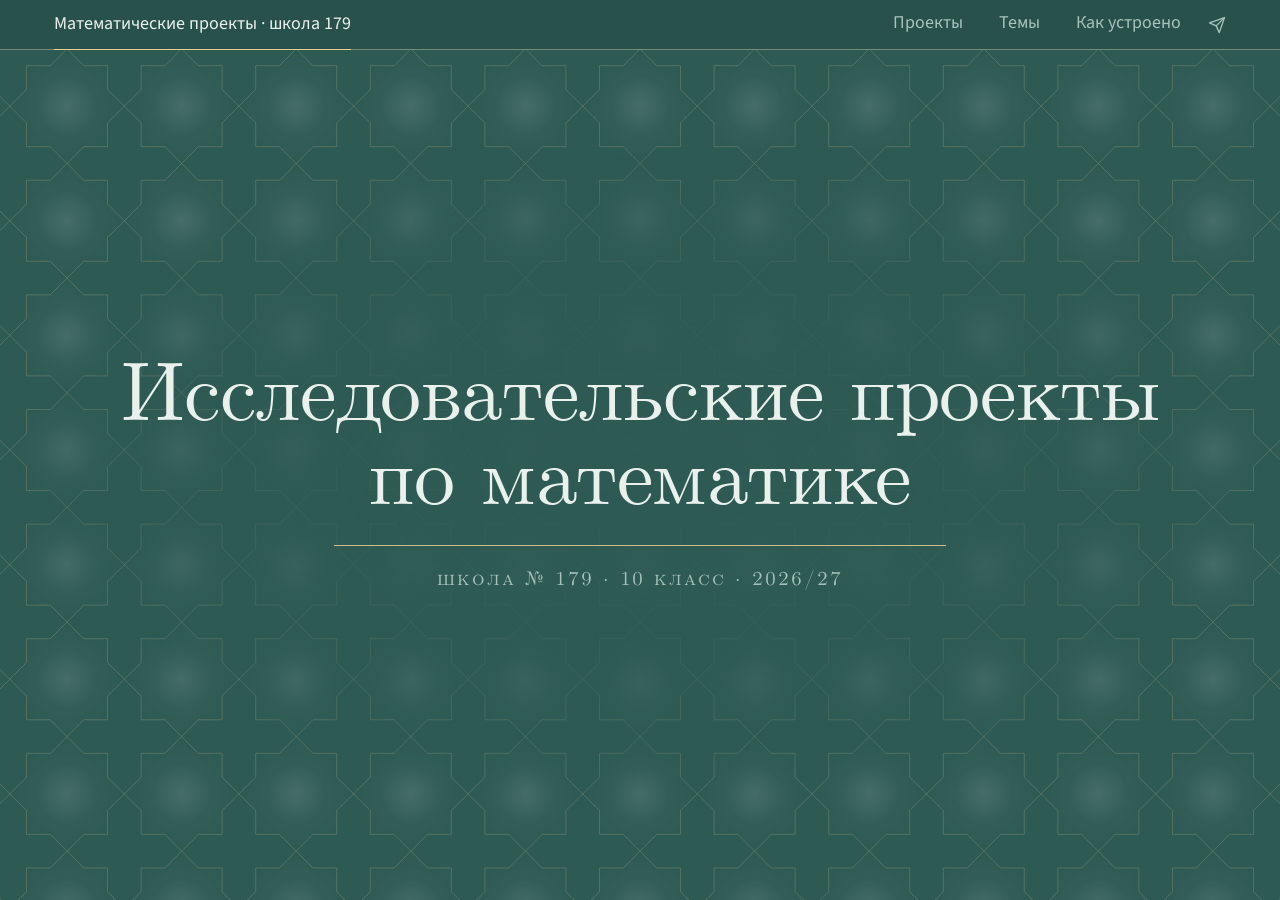
<file: stranica/index.html>
<!doctype html>
<html lang="ru">
<head>
<meta charset="utf-8">
<meta name="viewport" content="width=device-width,initial-scale=1,minimum-scale=1">
<title>Математические проекты · школа 179</title>
<style>
/* Site style of «Математические проекты · школа 179». Law: stranica/DIZAJN-MANIFEST.md.
   Fonts, scale and spacing are copied from spetsmat-bot «Ключики» (veb/obshchee/karkas.py,
   veb/obshchee/fon.py) with the same numbers. Numbers are layout px; build.py adds the
   width-multiplier copy (masshtab.py).  is replaced by the page's path to the site root. */

@font-face{font-family:'Source Sans 3';font-style:normal;font-weight:400;font-display:swap;src:url(shrifty/source-sans-3-cyrillic-400-normal.woff2) format('woff2');unicode-range:U+0301,U+0400-045F,U+0490-0491,U+04B0-04B1,U+2116}
@font-face{font-family:'Source Sans 3';font-style:normal;font-weight:400;font-display:swap;src:url(shrifty/source-sans-3-latin-400-normal.woff2) format('woff2');unicode-range:U+0000-00FF,U+0131,U+0152-0153,U+02BB-02BC,U+02C6,U+02DA,U+02DC,U+0304,U+0308,U+0329,U+2000-206F,U+20AC,U+2122,U+2191,U+2193,U+2212,U+2215,U+FEFF,U+FFFD}
@font-face{font-family:'Source Sans 3';font-style:normal;font-weight:600;font-display:swap;src:url(shrifty/source-sans-3-cyrillic-600-normal.woff2) format('woff2');unicode-range:U+0301,U+0400-045F,U+0490-0491,U+04B0-04B1,U+2116}
@font-face{font-family:'Source Sans 3';font-style:normal;font-weight:600;font-display:swap;src:url(shrifty/source-sans-3-latin-600-normal.woff2) format('woff2');unicode-range:U+0000-00FF,U+0131,U+0152-0153,U+02BB-02BC,U+02C6,U+02DA,U+02DC,U+0304,U+0308,U+0329,U+2000-206F,U+20AC,U+2122,U+2191,U+2193,U+2212,U+2215,U+FEFF,U+FFFD}
@font-face{font-family:'Source Serif 4';font-style:normal;font-weight:400;font-display:swap;src:url(shrifty/source-serif-4-cyrillic-400-normal.woff2) format('woff2');unicode-range:U+0301,U+0400-045F,U+0490-0491,U+04B0-04B1,U+2116}
@font-face{font-family:'Source Serif 4';font-style:normal;font-weight:400;font-display:swap;src:url(shrifty/source-serif-4-latin-400-normal.woff2) format('woff2');unicode-range:U+0000-00FF,U+0131,U+0152-0153,U+02BB-02BC,U+02C6,U+02DA,U+02DC,U+0304,U+0308,U+0329,U+2000-206F,U+20AC,U+2122,U+2191,U+2193,U+2212,U+2215,U+FEFF,U+FFFD}
@font-face{font-family:'Source Serif 4';font-style:normal;font-weight:600;font-display:swap;src:url(shrifty/source-serif-4-cyrillic-600-normal.woff2) format('woff2');unicode-range:U+0301,U+0400-045F,U+0490-0491,U+04B0-04B1,U+2116}
@font-face{font-family:'Source Serif 4';font-style:normal;font-weight:600;font-display:swap;src:url(shrifty/source-serif-4-latin-600-normal.woff2) format('woff2');unicode-range:U+0000-00FF,U+0131,U+0152-0153,U+02BB-02BC,U+02C6,U+02DA,U+02DC,U+0304,U+0308,U+0329,U+2000-206F,U+20AC,U+2122,U+2191,U+2193,U+2212,U+2215,U+FEFF,U+FFFD}
@font-face{font-family:'CMU Serif';font-style:normal;font-weight:400;font-display:swap;src:url(shrifty/cmunrm-kir.woff2) format('woff2')}
@font-face{font-family:'CMU Serif';font-style:normal;font-weight:700;font-display:swap;src:url(shrifty/cmunbx-kir.woff2) format('woff2')}
@font-face{font-family:'CM Kapitel';font-style:normal;font-weight:400;font-display:swap;src:url(shrifty/cm-kapitel.woff2) format('woff2')}

/* Palette — the green of the site's first version (owner 22.10: «красивый зелёный цвет, мы его
   уже выбрали»), mapped onto the «Ключики» token names. One scheme: the site is green in light
   and dark mode alike. Scale and spacing — «Ключики» §3.2–3.3. */
:root{--bg:#2E5A54;--panel:#29514B;--text:#EAF1EC;--muted:#A7C3BA;--faint:#7F9F95;--rule:#4A716A;
  --accent:#E4CE93;--accent-soft:#3F6A5F;--chip:#8FC9AE;--chip-tekst:#1C3A34;
  --sans:"Source Sans 3",system-ui,-apple-system,"Helvetica Neue",Arial,sans-serif;
  --serif:"Source Serif 4",Georgia,"Times New Roman",serif;
  --tex:'CMU Serif',KaTeX_Main,var(--serif);
  --k-m:12px;--k-r:16px;--k-ch:20px;--k-k:24px;
  --o1:4px;--o2:8px;--o3:12px;--o4:16px;--o5:24px;--o6:32px;--o7:48px;
  --pole:48px;--h-polosa:44px;--h-knopka:32px;--h-seg:28px;--zn:18px;--r:6px;
  --ten:0 6px 24px rgb(0 0 0 / .25);
  --knopka:color-mix(in srgb,var(--text) 8%,transparent);
  --podlozhka:color-mix(in srgb,var(--bg) 20%,transparent);--podl-kraj:0 0 40px 20px;
  --play:34px;color-scheme:dark}
@media(max-width:760px){:root{--pole:16px;--h-knopka:44px;--h-seg:36px;--zn:20px;--play:38px}}

*{box-sizing:border-box}
html{-webkit-text-size-adjust:100%}
body{margin:0;background:var(--bg);color:var(--text);font:400 var(--k-r)/1.375 var(--sans)}
a{color:var(--accent);text-decoration:none}
p{margin:0}
:focus-visible{outline:2px solid var(--accent);outline-offset:2px}

/* Ornament — one layer under the whole window (uzor.py draws it). */
@media screen{
  body::before{content:"";position:fixed;inset:-6px;z-index:-1;pointer-events:none;
    background:url(uzor.svg) center/max(100%,133.34vh,1600px) auto no-repeat;
    filter:blur(1.2px)}
  /* No text plate: the ornament is quiet enough (a plate showed as a lighter rectangle). */
}
/* Behind the feed the ornament fades to 40 %: full in the poster half, quiet under the text
   (fresh-eye review 22.10: glow spots at the step of the lines made the text flicker). */
@media screen and (min-width:900px){
  /* Owner 22.10: brighter at the very left, a long gentle fade, never quite gone on the right. */
  body::before{--uz1:30%;--uz2:62%;
    -webkit-mask-image:linear-gradient(90deg,#000 0,rgb(0 0 0/.8) var(--uz1),rgb(0 0 0/.42) var(--uz2),rgb(0 0 0/.34) 100%);
            mask-image:linear-gradient(90deg,#000 0,rgb(0 0 0/.8) var(--uz1),rgb(0 0 0/.42) var(--uz2),rgb(0 0 0/.34) 100%)}
  body.oblozhka::before{--uz1:38%;--uz2:72%}
}
@media screen and (max-width:899px){body::before{opacity:.5}}

/* Strip: one sans, one size; current — ink and a 2 px gold line. */
.polosa{position:sticky;top:0;z-index:40;height:var(--h-polosa);display:flex;align-items:stretch;
  gap:var(--o6);padding:0 var(--pole);background:var(--panel);border-bottom:1px solid var(--rule)}
.polosa a{display:flex;align-items:center;color:var(--muted);font:400 var(--k-r)/22px var(--sans);
  border-bottom:2px solid transparent;margin-bottom:-1px;white-space:nowrap}
.polosa a:hover{color:var(--text)}
.polosa a[aria-current]{color:var(--text);border-bottom-color:var(--accent)}
.polosa .polosa-dom{margin-right:auto}
.polosa-tel{display:none}

/* «афиша + лента»: two halves from 900 px. */
.razvorot{display:grid;grid-template-columns:1fr 1fr}
.afisha{display:flex;flex-direction:column;justify-content:safe center;padding:var(--o6) var(--o7) var(--o6) var(--pole)}
.afisha>.podl{max-width:36rem}
.lenta{display:flex;flex-direction:column;padding:var(--o7) var(--pole) var(--o7) var(--o7)}
.lenta>.lenta-telo{max-width:46rem;width:100%}
@media(min-width:900px){
  body{height:100dvh;overflow:hidden;display:flex;flex-direction:column}
  .razvorot{flex:1;min-height:0}
  .afisha{overflow:hidden}
  .lenta{overflow-y:auto;scroll-behavior:smooth;overscroll-behavior:contain;scrollbar-color:var(--rule) transparent}
  body.oblozhka .lenta{justify-content:center}
  .razvorot{grid-template-columns:2fr 3fr}
  body.oblozhka .razvorot{grid-template-columns:1fr 1fr}   /* the poster title needs half the window */
}
@media(max-width:899px){
  .razvorot{grid-template-columns:1fr}
  .afisha{padding:var(--o6) var(--pole) var(--o5)}
  .lenta{padding:var(--o3) var(--pole) var(--o7)}
}

/* Headings — Computer Modern; the poster size once, on the main page. */
.zag{margin:0;font:400 2.75rem/1.1 var(--tex);letter-spacing:-.005em;color:var(--text)}
.glav-zag{font-size:clamp(2.6rem,min(4.6vw,8vh),4.8rem);line-height:1.04;text-wrap:balance}
.pod{margin:var(--o3) 0 0;padding-top:var(--o3);border-top:1px solid var(--text);
  font:400 1.2rem/1.3 'CM Kapitel',var(--tex);letter-spacing:.08em;color:var(--muted)}
.lid{margin-top:var(--o5);font:400 var(--k-ch)/30px var(--serif);text-wrap:pretty}

/* Year timeline: past — ink with ✓, current — gold, future — pencil with a month. */
.god{list-style:none;margin:var(--o6) 0 0;padding:0;font:400 var(--k-r)/22px var(--sans)}
.god li{position:relative;display:grid;grid-template-columns:9rem 1fr;gap:var(--o3);
  padding:0 0 var(--o2) var(--o5);color:var(--faint)}
.god li::before{content:"";position:absolute;left:4px;top:15px;bottom:-7px;width:1px;background:var(--rule)}
.god li:last-child::before{display:none}
.god li::after{content:"";position:absolute;left:0;top:7px;width:9px;height:9px;border-radius:50%;
  background:var(--bg);border:1px solid currentColor}
.god .kogda{color:inherit}
.god .proshlo{color:var(--text)}
.god .proshlo::after{background:currentColor}
.god .proshlo .kogda{color:var(--muted)}
.god .sejchas{color:var(--accent)}
.god .sejchas::after{background:currentColor;box-shadow:0 0 0 3px color-mix(in srgb,var(--accent) 25%,transparent)}

/* Main page feed: three entries, nothing else. */
.vhody{list-style:none;margin:0;padding:0}
.vhody a{display:flex;align-items:baseline;gap:.3em;padding:var(--o5) 0;border-top:1px solid var(--rule);
  color:var(--text);font:400 clamp(2.2rem,3.4vw,3.4rem)/1.1 var(--tex)}
.vhody li:first-child a{border-top:0}
.vhody a::after{content:"→";font-family:var(--sans);font-size:.55em;color:var(--accent);opacity:0;
  transform:translateX(-.3em);transition:opacity .15s,transform .15s}
.vhody a:hover{color:var(--accent)}
.vhody a:hover::after{opacity:1;transform:none}

/* Cards: two levels — the title is visible, the text opens on a click. */
.kartochka{padding:var(--o5) 0;scroll-margin-top:var(--o4)}
.kartochka:first-child{padding-top:0}
/* A rule only between two visible cards — the tag filter hides cards (no lone rule on top). */
.kartochka:not([hidden])~.kartochka:not([hidden]){border-top:1px solid var(--rule)}
.shapka{display:flex;align-items:center;min-height:var(--play);justify-content:space-between;gap:var(--o4)}
.kto{font:600 var(--k-ch)/28px var(--serif)}
.gde{margin-left:var(--o2);white-space:nowrap;font:400 var(--k-r)/22px var(--sans);color:var(--muted)}
details.raskr{margin-top:var(--o2)}
details.raskr>summary{list-style:none;cursor:pointer;display:flex;align-items:baseline;gap:var(--o2);
  font:400 var(--k-k)/30px var(--tex);color:var(--text)}
details.raskr>summary::-webkit-details-marker{display:none}
details.raskr .nazv{text-wrap:balance}
details.raskr>summary::before{content:"";flex:none;width:14px;height:14px;align-self:flex-start;margin-top:9px;background:var(--muted);
  -webkit-mask:var(--zn-menyu) center/contain no-repeat;mask:var(--zn-menyu) center/contain no-repeat;
  transform:rotate(-90deg);transition:transform .15s}
details.raskr[open]>summary::before{transform:none}
details.raskr>summary:hover{color:var(--accent)}
details.raskr>summary:hover::before{background:var(--accent)}
.tekst{margin:var(--o3) 0 var(--o4) 22px;font:400 18px/28px var(--serif);color:var(--text);text-wrap:pretty}
.tekst p+p{margin-top:var(--o3)}
.chip{display:inline-block;margin-left:var(--o2);padding:0 var(--o2);border-radius:var(--r);background:var(--chip);
  color:var(--chip-tekst);font:400 var(--k-m)/20px var(--sans);vertical-align:middle}

/* Play buttons — the sign everyone knows, no words; the caption appears on hover. */
.video{display:flex;gap:var(--o2);flex:none}
.play{position:relative;display:grid;place-items:center;width:var(--play);height:var(--play);border-radius:50%;
  background:color-mix(in srgb,var(--accent) 16%,transparent);color:color-mix(in srgb,var(--accent) 80%,var(--bg));
  transition:background .15s,color .15s}
.play:hover{background:var(--accent);color:var(--chip-tekst)}
.play::before{content:"";width:40%;height:40%;margin-left:8%;background:currentColor;
  -webkit-mask:var(--zn-play) center/contain no-repeat;mask:var(--zn-play) center/contain no-repeat}
.play::after{content:attr(data-podskazka);position:absolute;bottom:calc(100% + 8px);right:0;z-index:5;
  padding:var(--o1) var(--o2);border-radius:var(--r);background:var(--panel);box-shadow:var(--ten);
  color:var(--text);font:400 var(--k-r)/22px var(--sans);white-space:nowrap;
  opacity:0;pointer-events:none;transform:translateY(4px);transition:opacity .12s,transform .12s}
.play:hover::after,.play:focus-visible::after{opacity:1;transform:none}
:root{
  --zn-play:url("data:image/svg+xml,%3Csvg xmlns='http://www.w3.org/2000/svg' viewBox='0 0 24 24'%3E%3Cpath d='M6 3.5v17a1 1 0 0 0 1.5.86l14-8.5a1 1 0 0 0 0-1.72l-14-8.5A1 1 0 0 0 6 3.5z'/%3E%3C/svg%3E");
  --zn-menyu:url("data:image/svg+xml,%3Csvg xmlns='http://www.w3.org/2000/svg' viewBox='0 0 24 24' fill='none' stroke='%23000' stroke-width='2' stroke-linecap='round' stroke-linejoin='round'%3E%3Cpath d='m6 9 6 6 6-6'/%3E%3C/svg%3E")}

/* Tag filter on /temy/. */
.filtr{display:flex;flex-wrap:wrap;gap:var(--o2);margin-top:var(--o6)}
.filtr button{height:var(--h-seg);padding:0 var(--o3);border:0;border-radius:var(--r);cursor:pointer;
  background:var(--knopka);color:var(--muted);font:400 var(--k-r)/22px var(--sans)}
.filtr button:hover{color:var(--text)}
.filtr button[aria-pressed=true]{background:var(--accent);color:var(--chip-tekst)}
.kartochka[hidden]{display:none}

/* Project card: title opens the announcement; people under the title. */
.proekt>details.raskr{margin-top:0}
.proekt>details.raskr>summary{font-size:28px;line-height:34px}
.lyudi{margin:var(--o1) 0 0 22px;display:flex;flex-wrap:wrap;gap:0 var(--o4);
  font:400 17px/26px var(--serif);color:var(--muted)}
.lyudi .shk{color:var(--text)}
.lyudi a{color:var(--muted)}
.lyudi a:hover{color:var(--accent)}
.etapy{list-style:none;margin:var(--o3) 0 0 22px;padding:0;display:flex;flex-wrap:wrap;gap:var(--o1) var(--o5);
  font:400 var(--k-r)/22px var(--sans);color:var(--faint)}
.etapy .proshlo{color:var(--text)}
.etapy .sejchas{color:var(--accent)}

/* Phone: the strip shows the current section; the rest opens under it. */
@media(max-width:760px){
  .polosa{gap:0}
  .polosa>a{display:none}
  .polosa-tel{display:block;position:relative;flex:1}
  .polosa-tel>summary{list-style:none;display:flex;align-items:center;gap:var(--o1);height:100%;cursor:pointer;
    font:600 var(--k-ch)/28px var(--sans);color:var(--text)}
  .polosa-tel>summary::-webkit-details-marker{display:none}
  .polosa-tel>summary::after{content:"";width:20px;height:20px;background:var(--muted);
    -webkit-mask:var(--zn-menyu) center/contain no-repeat;mask:var(--zn-menyu) center/contain no-repeat}
  .polosa-tel[open]>summary::after{transform:rotate(180deg)}
  .polosa-tel nav{position:absolute;top:100%;left:calc(-1 * var(--pole));right:calc(-1 * var(--pole));
    background:var(--panel);box-shadow:var(--ten);border-top:1px solid var(--rule);padding:var(--o1) 0}
  .polosa-tel nav a{display:flex;align-items:center;height:44px;padding:0 var(--pole);color:var(--muted);font-size:var(--k-ch)}
  .polosa-tel nav a[aria-current]{color:var(--text);box-shadow:inset 2px 0 0 var(--accent)}
  .glav-zag{font-size:2.5rem}
  .zag{font-size:2.2rem}
  .pod{font-size:1.05rem}
  .lid{font-size:19px;line-height:28px}
  .vhody a{font-size:2rem;padding:var(--o4) 0}
  .vhody a::after{opacity:1;transform:none}
  details.raskr>summary{font-size:22px;line-height:28px}
  .proekt>details.raskr>summary{font-size:24px;line-height:30px}
  .tekst{margin-left:22px}
}

/* Project summary: chevron | title, people on the next line. */
.proekt details.raskr>summary{display:grid;grid-template-columns:14px 1fr;column-gap:var(--o2);align-items:baseline}
.proekt details.raskr>summary::before{align-self:start;margin-top:11px}
.proekt .lyudi{grid-column:2;margin-left:0}
.proekt .tekst,.proekt .etapy{margin-left:22px}

.f{font-family:var(--serif);white-space:nowrap}
.f i{font-style:italic}
@media(max-width:760px){details.raskr>summary::before{margin-top:8px}.proekt details.raskr>summary::before{margin-top:9px}}

/* Icons (Lucide, inline). */
.ik{width:var(--zn);height:var(--zn);flex:none}

/* Telegram channel — an icon at the right end of the strip, on every page. */
.polosa-kanal{display:flex;align-items:center;color:var(--muted)}
.polosa-kanal:hover{color:var(--accent)}
.polosa-kanal .ik{width:20px;height:20px}
@media(max-width:760px){.polosa>a.polosa-kanal{display:flex;padding:0 0 0 var(--o4)}}

/* Year timeline: a short hint on hover or tap (focus). */
.god{width:max-content;max-width:100%}
.god li{cursor:default;outline-offset:4px}
.god .et{text-decoration:underline dotted color-mix(in srgb,currentColor 45%,transparent);text-underline-offset:.25em}
.god .pods{position:absolute;left:var(--o5);top:calc(100% - 2px);width:20rem;padding:var(--o2) var(--o3);
  border-radius:var(--r);background:var(--panel);box-shadow:var(--ten);color:var(--text);
  font:400 var(--k-r)/22px var(--sans);opacity:0;pointer-events:none;transform:translateY(-4px);
  transition:opacity .12s,transform .12s;z-index:5}
.god li:hover .pods,.god li:focus .pods{opacity:1;transform:none}
@media(max-width:899px){
  .god{width:auto}
  .god .pods{position:static;grid-column:1/-1;width:auto;display:none;margin-top:var(--o1);transform:none;opacity:1}
  .god li:focus .pods{display:block}
}

/* «Как устроено»: facts with icons in the poster; theses in the feed. */
.fakty{list-style:none;margin:var(--o6) 0 0;padding:0;display:grid;grid-template-columns:1fr;gap:var(--o4);
  font:400 var(--k-ch)/26px var(--serif)}
.fakty li{display:flex;align-items:center;gap:var(--o3)}
.fakty .ik{width:20px;height:20px;color:var(--muted)}
.razdel+.razdel{margin-top:var(--o6)}
.razdel-zag{margin:0 0 var(--o2);font:400 1.1rem/1.3 'CM Kapitel',var(--tex);letter-spacing:.08em;text-transform:lowercase;color:var(--muted)}
.razdel details.raskr>summary{font-size:22px;line-height:30px}
.shema{display:grid;grid-template-columns:auto 1fr;gap:var(--o1) var(--o4);margin:var(--o4) 0 0 22px;
  font:400 var(--k-r)/24px var(--sans);color:var(--muted)}
.shema>div{display:contents}
.shema .kto-otv{color:var(--text);font-weight:600}
.razobrano{margin:var(--o3) 0 var(--o2) 22px;font:400 var(--k-r)/24px var(--sans)}
.razobrano dt{color:var(--text);font-weight:600;margin-top:var(--o2)}
.razobrano dd{margin:0;color:var(--muted)}
.mal-ryad{display:flex;gap:var(--o4);margin:0 0 var(--o2) 22px}
.mal{display:inline-flex;align-items:center;gap:var(--o1);font:400 var(--k-r)/22px var(--sans);color:var(--accent)}
.kontakt{display:inline-flex;align-items:center;gap:var(--o2);margin-top:var(--o3);
  font:400 22px/30px var(--tex);color:var(--accent)}
.vnesh{display:block;margin-top:var(--o3);font:400 22px/30px var(--tex);color:var(--accent)}
.vnesh .ik{display:inline-block;vertical-align:-.12em}
.kontakt .ik{width:22px;height:22px}
@media(max-width:760px){
  .fakty{grid-template-columns:1fr;font-size:18px}
  .shema{grid-template-columns:1fr}
  .razdel details.raskr>summary{font-size:20px;line-height:27px}
}

/* «Темы»: the title resets the tag filter (owner 23.10: no «все» button). */
.sbros{all:unset;cursor:default}
body.otbor .sbros{cursor:pointer}
body.otbor .sbros:hover{color:var(--accent)}
.sbros:focus-visible{outline:2px solid var(--accent);outline-offset:4px}
.filtr{gap:var(--o2) 6px}
.filtr button{padding:0 10px}

/* «Как устроено»: the call to bring a problem — a button in the poster. */
.kn-glav{display:inline-flex;align-items:center;gap:var(--o2);margin-top:var(--o6);height:40px;padding:0 var(--o4);
  border-radius:var(--r);background:var(--accent);color:var(--chip-tekst);font:600 var(--k-r)/22px var(--sans);width:max-content}
.kn-glav:hover{background:color-mix(in srgb,var(--accent) 85%,var(--text))}
.kn-glav .ik{width:18px;height:18px}
/* Two columns of sections on a wide window: the page reads in one screen. */
@media(min-width:900px){
  body.str-ustr .lenta-telo{max-width:none}
  body.str-ustr .kolonki{display:grid;grid-template-columns:1fr 1fr;column-gap:var(--o6);align-items:start}
  body.str-ustr .razdel{break-inside:avoid;margin:0 0 var(--o6)}
  body.str-ustr .razdel+.razdel{margin-top:0}
  body.str-ustr .razdel details.raskr>summary{font-size:20px;line-height:27px}
}
/* «Проекты»: six cards in one screen on a laptop. */
@media(min-width:900px){
  .proekt.kartochka{padding:var(--o4) 0}
  .proekt.kartochka:first-child{padding-top:0}
  .proekt>details.raskr>summary{font-size:26px;line-height:32px}
}
/* Round 23.10: tags in three lines; «Как устроено» — the feed takes two thirds. */
.filtr button{padding:0 9px;font-size:15px}
@media(min-width:900px){
  body.str-ustr .razvorot{grid-template-columns:1fr 2fr}
  body.str-ustr .vnesh{font-size:20px;line-height:27px;margin-top:var(--o2)}
}
@media(min-width:900px){
  body.str-ustr .razdel details.raskr>summary{font-size:19px;line-height:26px}
  body.str-ustr .razdel details.raskr .nazv{text-wrap:pretty}
}

/* ── Round 23.10 «Изразец». The main page is a title page on the gold-grout tile (uzor.py →
   uzor-oblozhka.svg); the other pages take two of its devices: the gold rule under the title
   and a hairline gold edge of the strip. */
body.oblozhka::before{background-image:url(uzor-oblozhka.svg);filter:none;-webkit-mask-image:none;mask-image:none;opacity:1}
body.oblozhka::after{content:"";position:fixed;inset:0;z-index:-1;pointer-events:none;
  background:radial-gradient(ellipse 50% 38% at 50% 52%,var(--bg) 0,color-mix(in srgb,var(--bg) 80%,transparent) 50%,transparent 100%)}
main.titul{min-height:calc(100dvh - var(--h-polosa));display:grid;place-items:center;padding:var(--o6) var(--pole);text-align:center}
@media(min-width:900px){body.oblozhka{height:100dvh;overflow:hidden}}
.titul-zag{margin:0;font:400 clamp(2.4rem,min(6.4vw,10vh),6.6rem)/1.02 var(--tex);letter-spacing:-.01em;color:var(--text)}
.titul-linejka{width:min(100%,34em);height:1px;margin:clamp(14px,2.4vh,26px) auto;background:var(--accent);opacity:.85}
.titul-pod{font:400 clamp(1rem,1.5vw,1.45rem)/1.3 'CM Kapitel',var(--tex);letter-spacing:.14em;color:var(--muted)}
@media(max-width:760px){.titul-zag{font-size:2.2rem}.titul-pod{font-size:.95rem;letter-spacing:.1em}}

/* Inner pages: the title gets the cover's gold rule; the strip a gold hairline edge. */
.afisha .zag::after{content:"";display:block;width:2.4em;height:1px;margin-top:.32em;background:var(--accent);opacity:.8}
.polosa{border-bottom-color:color-mix(in srgb,var(--accent) 28%,var(--rule))}
.polosa a[aria-current]{border-bottom-width:1px}

/* ── Round 23.10 «Как устроено»: the poster and both columns start on one line, the whole spread
   is centred in the window; the school sits apart under the third section; two small links below. */
@media(min-width:900px){
  /* owner 23.10: the two columns are shorter than the poster — centred against it */
  body.str-ustr .razvorot{align-content:center;align-items:center}
  body.str-ustr .afisha,body.str-ustr .lenta{height:auto;padding-top:0;padding-bottom:0;justify-content:flex-start}
  /* opened folds scroll inside the feed, never past the window */
  body.str-ustr .lenta{overflow-y:auto;max-height:calc(100dvh - var(--h-polosa) - var(--o6))}
  body.str-ustr .afisha>.podl{margin-top:0}
}
body.str-ustr .zag{margin-top:-.18em}   /* cap line of the big title on the line of the small-caps heads */
.otdelno{margin-top:var(--o5)}
.ssylki-niz{margin:var(--o6) 0 0;font:400 var(--k-r)/22px var(--sans);color:var(--muted)}
.ssylki-niz .ik{width:13px;height:13px;vertical-align:-1px}

/* Inner pages: the cover's gold grout, muted — the same tile on every page. */
body:not(.oblozhka)::before{background-image:url(uzor-oblozhka.svg);opacity:.55}

/* ── Final round 23.10. Strip: the Telegram icon sits on the text line, the height of lower-case. */
.polosa-kanal .ik{width:16px;height:16px;transform:translateY(1px)}
.polosa-kanal{margin-left:calc(-1 * var(--o2))}
/* Small links live in the poster, under the main control of the page. */
.afisha .ssylki-niz{margin-top:var(--o5);font-size:15px}
.ssylki-niz a{color:var(--muted)}
.ssylki-niz a:hover{color:var(--accent)}

/* ═══ TYPE SCALE — the whole site (final audit 23.10). Four families, each with a fixed set:
   CMU Serif   — poster (cover title) · 44 page title · 24 title of a topic/project · 20 thesis
   CM Kapitel  — one size 1.1rem, spacing .1em: cover subtitle and section heads
   Source Serif 4 — 18 text and people · 20 poster facts; 600 only for a leader's name
   Source Sans 3  — 16 interface · 15 service (tags, small links); 600 only for the one button
   Phone: 22 titles, 20 theses; everything else as above. Rules below win over earlier ones. */
.titul-zag,.zag{letter-spacing:-.005em}
.titul-pod,.razdel-zag,.pod,.podzag{font-size:1.1rem;letter-spacing:.1em}
details.raskr>summary,.proekt>details.raskr>summary{font-size:24px;line-height:30px}
@media(min-width:900px){.proekt>details.raskr>summary{font-size:24px;line-height:30px}}
.razdel details.raskr>summary,body.str-ustr .razdel details.raskr>summary{font-size:20px;line-height:27px}
.lyudi{font-size:18px;line-height:26px}
.razobrano dt{font-weight:400}
@media(max-width:760px){
  details.raskr>summary,.proekt>details.raskr>summary{font-size:22px;line-height:28px}
  .razdel details.raskr>summary{font-size:20px;line-height:27px}
  .titul-pod{font-size:1rem;letter-spacing:.1em}
}

</style><style data-masshtab>@media (min-width:1200px){:root{--m:1.125}@media (min-width:1440px){:root{--m:1.25}}@media (min-width:1680px){:root{--m:1.375}}@media (min-width:1920px){:root{--m:1.5}}@media (min-width:2560px){:root{--m:1.75}}html{font-size:calc(100% * var(--m))}


:root{--bg:#2E5A54;--panel:#29514B;--text:#EAF1EC;--muted:#A7C3BA;--faint:#7F9F95;--rule:#4A716A;
  --accent:#E4CE93;--accent-soft:#3F6A5F;--chip:#8FC9AE;--chip-tekst:#1C3A34;
  --sans:"Source Sans 3",system-ui,-apple-system,"Helvetica Neue",Arial,sans-serif;
  --serif:"Source Serif 4",Georgia,"Times New Roman",serif;
  --tex:'CMU Serif',KaTeX_Main,var(--serif);
  --k-m:calc(12px * var(--m));--k-r:calc(16px * var(--m));--k-ch:calc(20px * var(--m));--k-k:calc(24px * var(--m));
  --o1:calc(4px * var(--m));--o2:calc(8px * var(--m));--o3:calc(12px * var(--m));--o4:calc(16px * var(--m));--o5:calc(24px * var(--m));--o6:calc(32px * var(--m));--o7:calc(48px * var(--m));
  --pole:calc(48px * var(--m));--h-polosa:calc(44px * var(--m));--h-knopka:calc(32px * var(--m));--h-seg:calc(28px * var(--m));--zn:calc(18px * var(--m));--r:calc(6px * var(--m));
  --ten:0 calc(6px * var(--m)) calc(24px * var(--m)) rgb(0 0 0 / .25);
  --knopka:color-mix(in srgb,var(--text) 8%,transparent);
  --podlozhka:color-mix(in srgb,var(--bg) 20%,transparent);--podl-kraj:0 0 calc(40px * var(--m)) calc(20px * var(--m));
  --play:calc(34px * var(--m));color-scheme:dark}
@media(max-width:760px){:root{--pole:calc(16px * var(--m));--h-knopka:calc(44px * var(--m));--h-seg:calc(36px * var(--m));--zn:calc(20px * var(--m));--play:calc(38px * var(--m))}}

*{box-sizing:border-box}
html{-webkit-text-size-adjust:100%}
body{margin:0;background:var(--bg);color:var(--text);font:400 var(--k-r)/1.375 var(--sans)}
a{color:var(--accent);text-decoration:none}
p{margin:0}
:focus-visible{outline:calc(2px * var(--m)) solid var(--accent);outline-offset:calc(2px * var(--m))}


@media screen{
  body::before{content:"";position:fixed;inset:calc(-6px * var(--m));z-index:-1;pointer-events:none;
    background:url(uzor.svg) center/max(100%,133.34vh,calc(1600px * var(--m))) auto no-repeat;
    filter:blur(calc(1.2px * var(--m)))}
  
}

@media screen and (min-width:900px){
  
  body::before{--uz1:30%;--uz2:62%;
    -webkit-mask-image:linear-gradient(90deg,#000 0,rgb(0 0 0/.8) var(--uz1),rgb(0 0 0/.42) var(--uz2),rgb(0 0 0/.34) 100%);
            mask-image:linear-gradient(90deg,#000 0,rgb(0 0 0/.8) var(--uz1),rgb(0 0 0/.42) var(--uz2),rgb(0 0 0/.34) 100%)}
  body.oblozhka::before{--uz1:38%;--uz2:72%}
}
@media screen and (max-width:899px){body::before{opacity:.5}}


.polosa{position:sticky;top:0;z-index:40;height:var(--h-polosa);display:flex;align-items:stretch;
  gap:var(--o6);padding:0 var(--pole);background:var(--panel);border-bottom:calc(1px * var(--m)) solid var(--rule)}
.polosa a{display:flex;align-items:center;color:var(--muted);font:400 var(--k-r)/calc(22px * var(--m)) var(--sans);
  border-bottom:calc(2px * var(--m)) solid transparent;margin-bottom:calc(-1px * var(--m));white-space:nowrap}
.polosa a:hover{color:var(--text)}
.polosa a[aria-current]{color:var(--text);border-bottom-color:var(--accent)}
.polosa .polosa-dom{margin-right:auto}
.polosa-tel{display:none}


.razvorot{display:grid;grid-template-columns:1fr 1fr}
.afisha{display:flex;flex-direction:column;justify-content:safe center;padding:var(--o6) var(--o7) var(--o6) var(--pole)}
.afisha>.podl{max-width:36rem}
.lenta{display:flex;flex-direction:column;padding:var(--o7) var(--pole) var(--o7) var(--o7)}
.lenta>.lenta-telo{max-width:46rem;width:100%}
@media(min-width:900px){
  body{height:100dvh;overflow:hidden;display:flex;flex-direction:column}
  .razvorot{flex:1;min-height:0}
  .afisha{overflow:hidden}
  .lenta{overflow-y:auto;scroll-behavior:smooth;overscroll-behavior:contain;scrollbar-color:var(--rule) transparent}
  body.oblozhka .lenta{justify-content:center}
  .razvorot{grid-template-columns:2fr 3fr}
  body.oblozhka .razvorot{grid-template-columns:1fr 1fr}   
}
@media(max-width:899px){
  .razvorot{grid-template-columns:1fr}
  .afisha{padding:var(--o6) var(--pole) var(--o5)}
  .lenta{padding:var(--o3) var(--pole) var(--o7)}
}


.zag{margin:0;font:400 2.75rem/1.1 var(--tex);letter-spacing:-.005em;color:var(--text)}
.glav-zag{font-size:clamp(2.6rem,min(4.6vw,8vh),4.8rem);line-height:1.04;text-wrap:balance}
.pod{margin:var(--o3) 0 0;padding-top:var(--o3);border-top:calc(1px * var(--m)) solid var(--text);
  font:400 1.2rem/1.3 'CM Kapitel',var(--tex);letter-spacing:.08em;color:var(--muted)}
.lid{margin-top:var(--o5);font:400 var(--k-ch)/calc(30px * var(--m)) var(--serif);text-wrap:pretty}


.god{list-style:none;margin:var(--o6) 0 0;padding:0;font:400 var(--k-r)/calc(22px * var(--m)) var(--sans)}
.god li{position:relative;display:grid;grid-template-columns:9rem 1fr;gap:var(--o3);
  padding:0 0 var(--o2) var(--o5);color:var(--faint)}
.god li::before{content:"";position:absolute;left:calc(4px * var(--m));top:calc(15px * var(--m));bottom:calc(-7px * var(--m));width:calc(1px * var(--m));background:var(--rule)}
.god li:last-child::before{display:none}
.god li::after{content:"";position:absolute;left:0;top:calc(7px * var(--m));width:calc(9px * var(--m));height:calc(9px * var(--m));border-radius:50%;
  background:var(--bg);border:calc(1px * var(--m)) solid currentColor}
.god .kogda{color:inherit}
.god .proshlo{color:var(--text)}
.god .proshlo::after{background:currentColor}
.god .proshlo .kogda{color:var(--muted)}
.god .sejchas{color:var(--accent)}
.god .sejchas::after{background:currentColor;box-shadow:0 0 0 calc(3px * var(--m)) color-mix(in srgb,var(--accent) 25%,transparent)}


.vhody{list-style:none;margin:0;padding:0}
.vhody a{display:flex;align-items:baseline;gap:.3em;padding:var(--o5) 0;border-top:calc(1px * var(--m)) solid var(--rule);
  color:var(--text);font:400 clamp(2.2rem,3.4vw,3.4rem)/1.1 var(--tex)}
.vhody li:first-child a{border-top:0}
.vhody a::after{content:"→";font-family:var(--sans);font-size:.55em;color:var(--accent);opacity:0;
  transform:translateX(-.3em);transition:opacity .15s,transform .15s}
.vhody a:hover{color:var(--accent)}
.vhody a:hover::after{opacity:1;transform:none}


.kartochka{padding:var(--o5) 0;scroll-margin-top:var(--o4)}
.kartochka:first-child{padding-top:0}

.kartochka:not([hidden])~.kartochka:not([hidden]){border-top:calc(1px * var(--m)) solid var(--rule)}
.shapka{display:flex;align-items:center;min-height:var(--play);justify-content:space-between;gap:var(--o4)}
.kto{font:600 var(--k-ch)/calc(28px * var(--m)) var(--serif)}
.gde{margin-left:var(--o2);white-space:nowrap;font:400 var(--k-r)/calc(22px * var(--m)) var(--sans);color:var(--muted)}
details.raskr{margin-top:var(--o2)}
details.raskr>summary{list-style:none;cursor:pointer;display:flex;align-items:baseline;gap:var(--o2);
  font:400 var(--k-k)/calc(30px * var(--m)) var(--tex);color:var(--text)}
details.raskr>summary::-webkit-details-marker{display:none}
details.raskr .nazv{text-wrap:balance}
details.raskr>summary::before{content:"";flex:none;width:calc(14px * var(--m));height:calc(14px * var(--m));align-self:flex-start;margin-top:calc(9px * var(--m));background:var(--muted);
  -webkit-mask:var(--zn-menyu) center/contain no-repeat;mask:var(--zn-menyu) center/contain no-repeat;
  transform:rotate(-90deg);transition:transform .15s}
details.raskr[open]>summary::before{transform:none}
details.raskr>summary:hover{color:var(--accent)}
details.raskr>summary:hover::before{background:var(--accent)}
.tekst{margin:var(--o3) 0 var(--o4) calc(22px * var(--m));font:400 calc(18px * var(--m))/calc(28px * var(--m)) var(--serif);color:var(--text);text-wrap:pretty}
.tekst p+p{margin-top:var(--o3)}
.chip{display:inline-block;margin-left:var(--o2);padding:0 var(--o2);border-radius:var(--r);background:var(--chip);
  color:var(--chip-tekst);font:400 var(--k-m)/calc(20px * var(--m)) var(--sans);vertical-align:middle}


.video{display:flex;gap:var(--o2);flex:none}
.play{position:relative;display:grid;place-items:center;width:var(--play);height:var(--play);border-radius:50%;
  background:color-mix(in srgb,var(--accent) 16%,transparent);color:color-mix(in srgb,var(--accent) 80%,var(--bg));
  transition:background .15s,color .15s}
.play:hover{background:var(--accent);color:var(--chip-tekst)}
.play::before{content:"";width:40%;height:40%;margin-left:8%;background:currentColor;
  -webkit-mask:var(--zn-play) center/contain no-repeat;mask:var(--zn-play) center/contain no-repeat}
.play::after{content:attr(data-podskazka);position:absolute;bottom:calc(100% + calc(8px * var(--m)));right:0;z-index:5;
  padding:var(--o1) var(--o2);border-radius:var(--r);background:var(--panel);box-shadow:var(--ten);
  color:var(--text);font:400 var(--k-r)/calc(22px * var(--m)) var(--sans);white-space:nowrap;
  opacity:0;pointer-events:none;transform:translateY(calc(4px * var(--m)));transition:opacity .12s,transform .12s}
.play:hover::after,.play:focus-visible::after{opacity:1;transform:none}
:root{
  --zn-play:url("data:image/svg+xml,%3Csvg xmlns='http://www.w3.org/2000/svg' viewBox='0 0 24 24'%3E%3Cpath d='M6 3.5v17a1 1 0 0 0 1.5.86l14-8.5a1 1 0 0 0 0-1.72l-14-8.5A1 1 0 0 0 6 3.5z'/%3E%3C/svg%3E");
  --zn-menyu:url("data:image/svg+xml,%3Csvg xmlns='http://www.w3.org/2000/svg' viewBox='0 0 24 24' fill='none' stroke='%23000' stroke-width='2' stroke-linecap='round' stroke-linejoin='round'%3E%3Cpath d='m6 9 6 6 6-6'/%3E%3C/svg%3E")}


.filtr{display:flex;flex-wrap:wrap;gap:var(--o2);margin-top:var(--o6)}
.filtr button{height:var(--h-seg);padding:0 var(--o3);border:0;border-radius:var(--r);cursor:pointer;
  background:var(--knopka);color:var(--muted);font:400 var(--k-r)/calc(22px * var(--m)) var(--sans)}
.filtr button:hover{color:var(--text)}
.filtr button[aria-pressed=true]{background:var(--accent);color:var(--chip-tekst)}
.kartochka[hidden]{display:none}


.proekt>details.raskr{margin-top:0}
.proekt>details.raskr>summary{font-size:calc(28px * var(--m));line-height:calc(34px * var(--m))}
.lyudi{margin:var(--o1) 0 0 calc(22px * var(--m));display:flex;flex-wrap:wrap;gap:0 var(--o4);
  font:400 calc(17px * var(--m))/calc(26px * var(--m)) var(--serif);color:var(--muted)}
.lyudi .shk{color:var(--text)}
.lyudi a{color:var(--muted)}
.lyudi a:hover{color:var(--accent)}
.etapy{list-style:none;margin:var(--o3) 0 0 calc(22px * var(--m));padding:0;display:flex;flex-wrap:wrap;gap:var(--o1) var(--o5);
  font:400 var(--k-r)/calc(22px * var(--m)) var(--sans);color:var(--faint)}
.etapy .proshlo{color:var(--text)}
.etapy .sejchas{color:var(--accent)}


@media(max-width:760px){
  .polosa{gap:0}
  .polosa>a{display:none}
  .polosa-tel{display:block;position:relative;flex:1}
  .polosa-tel>summary{list-style:none;display:flex;align-items:center;gap:var(--o1);height:100%;cursor:pointer;
    font:600 var(--k-ch)/calc(28px * var(--m)) var(--sans);color:var(--text)}
  .polosa-tel>summary::-webkit-details-marker{display:none}
  .polosa-tel>summary::after{content:"";width:calc(20px * var(--m));height:calc(20px * var(--m));background:var(--muted);
    -webkit-mask:var(--zn-menyu) center/contain no-repeat;mask:var(--zn-menyu) center/contain no-repeat}
  .polosa-tel[open]>summary::after{transform:rotate(180deg)}
  .polosa-tel nav{position:absolute;top:100%;left:calc(-1 * var(--pole));right:calc(-1 * var(--pole));
    background:var(--panel);box-shadow:var(--ten);border-top:calc(1px * var(--m)) solid var(--rule);padding:var(--o1) 0}
  .polosa-tel nav a{display:flex;align-items:center;height:calc(44px * var(--m));padding:0 var(--pole);color:var(--muted);font-size:var(--k-ch)}
  .polosa-tel nav a[aria-current]{color:var(--text);box-shadow:inset calc(2px * var(--m)) 0 0 var(--accent)}
  .glav-zag{font-size:2.5rem}
  .zag{font-size:2.2rem}
  .pod{font-size:1.05rem}
  .lid{font-size:calc(19px * var(--m));line-height:calc(28px * var(--m))}
  .vhody a{font-size:2rem;padding:var(--o4) 0}
  .vhody a::after{opacity:1;transform:none}
  details.raskr>summary{font-size:calc(22px * var(--m));line-height:calc(28px * var(--m))}
  .proekt>details.raskr>summary{font-size:calc(24px * var(--m));line-height:calc(30px * var(--m))}
  .tekst{margin-left:calc(22px * var(--m))}
}


.proekt details.raskr>summary{display:grid;grid-template-columns:calc(14px * var(--m)) 1fr;column-gap:var(--o2);align-items:baseline}
.proekt details.raskr>summary::before{align-self:start;margin-top:calc(11px * var(--m))}
.proekt .lyudi{grid-column:2;margin-left:0}
.proekt .tekst,.proekt .etapy{margin-left:calc(22px * var(--m))}

.f{font-family:var(--serif);white-space:nowrap}
.f i{font-style:italic}
@media(max-width:760px){details.raskr>summary::before{margin-top:calc(8px * var(--m))}.proekt details.raskr>summary::before{margin-top:calc(9px * var(--m))}}


.ik{width:var(--zn);height:var(--zn);flex:none}


.polosa-kanal{display:flex;align-items:center;color:var(--muted)}
.polosa-kanal:hover{color:var(--accent)}
.polosa-kanal .ik{width:calc(20px * var(--m));height:calc(20px * var(--m))}
@media(max-width:760px){.polosa>a.polosa-kanal{display:flex;padding:0 0 0 var(--o4)}}


.god{width:max-content;max-width:100%}
.god li{cursor:default;outline-offset:calc(4px * var(--m))}
.god .et{text-decoration:underline dotted color-mix(in srgb,currentColor 45%,transparent);text-underline-offset:.25em}
.god .pods{position:absolute;left:var(--o5);top:calc(100% - calc(2px * var(--m)));width:20rem;padding:var(--o2) var(--o3);
  border-radius:var(--r);background:var(--panel);box-shadow:var(--ten);color:var(--text);
  font:400 var(--k-r)/calc(22px * var(--m)) var(--sans);opacity:0;pointer-events:none;transform:translateY(calc(-4px * var(--m)));
  transition:opacity .12s,transform .12s;z-index:5}
.god li:hover .pods,.god li:focus .pods{opacity:1;transform:none}
@media(max-width:899px){
  .god{width:auto}
  .god .pods{position:static;grid-column:1/-1;width:auto;display:none;margin-top:var(--o1);transform:none;opacity:1}
  .god li:focus .pods{display:block}
}


.fakty{list-style:none;margin:var(--o6) 0 0;padding:0;display:grid;grid-template-columns:1fr;gap:var(--o4);
  font:400 var(--k-ch)/calc(26px * var(--m)) var(--serif)}
.fakty li{display:flex;align-items:center;gap:var(--o3)}
.fakty .ik{width:calc(20px * var(--m));height:calc(20px * var(--m));color:var(--muted)}
.razdel+.razdel{margin-top:var(--o6)}
.razdel-zag{margin:0 0 var(--o2);font:400 1.1rem/1.3 'CM Kapitel',var(--tex);letter-spacing:.08em;text-transform:lowercase;color:var(--muted)}
.razdel details.raskr>summary{font-size:calc(22px * var(--m));line-height:calc(30px * var(--m))}
.shema{display:grid;grid-template-columns:auto 1fr;gap:var(--o1) var(--o4);margin:var(--o4) 0 0 calc(22px * var(--m));
  font:400 var(--k-r)/calc(24px * var(--m)) var(--sans);color:var(--muted)}
.shema>div{display:contents}
.shema .kto-otv{color:var(--text);font-weight:600}
.razobrano{margin:var(--o3) 0 var(--o2) calc(22px * var(--m));font:400 var(--k-r)/calc(24px * var(--m)) var(--sans)}
.razobrano dt{color:var(--text);font-weight:600;margin-top:var(--o2)}
.razobrano dd{margin:0;color:var(--muted)}
.mal-ryad{display:flex;gap:var(--o4);margin:0 0 var(--o2) calc(22px * var(--m))}
.mal{display:inline-flex;align-items:center;gap:var(--o1);font:400 var(--k-r)/calc(22px * var(--m)) var(--sans);color:var(--accent)}
.kontakt{display:inline-flex;align-items:center;gap:var(--o2);margin-top:var(--o3);
  font:400 calc(22px * var(--m))/calc(30px * var(--m)) var(--tex);color:var(--accent)}
.vnesh{display:block;margin-top:var(--o3);font:400 calc(22px * var(--m))/calc(30px * var(--m)) var(--tex);color:var(--accent)}
.vnesh .ik{display:inline-block;vertical-align:-.12em}
.kontakt .ik{width:calc(22px * var(--m));height:calc(22px * var(--m))}
@media(max-width:760px){
  .fakty{grid-template-columns:1fr;font-size:calc(18px * var(--m))}
  .shema{grid-template-columns:1fr}
  .razdel details.raskr>summary{font-size:calc(20px * var(--m));line-height:calc(27px * var(--m))}
}


.sbros{all:unset;cursor:default}
body.otbor .sbros{cursor:pointer}
body.otbor .sbros:hover{color:var(--accent)}
.sbros:focus-visible{outline:calc(2px * var(--m)) solid var(--accent);outline-offset:calc(4px * var(--m))}
.filtr{gap:var(--o2) calc(6px * var(--m))}
.filtr button{padding:0 calc(10px * var(--m))}


.kn-glav{display:inline-flex;align-items:center;gap:var(--o2);margin-top:var(--o6);height:calc(40px * var(--m));padding:0 var(--o4);
  border-radius:var(--r);background:var(--accent);color:var(--chip-tekst);font:600 var(--k-r)/calc(22px * var(--m)) var(--sans);width:max-content}
.kn-glav:hover{background:color-mix(in srgb,var(--accent) 85%,var(--text))}
.kn-glav .ik{width:calc(18px * var(--m));height:calc(18px * var(--m))}

@media(min-width:900px){
  body.str-ustr .lenta-telo{max-width:none}
  body.str-ustr .kolonki{display:grid;grid-template-columns:1fr 1fr;column-gap:var(--o6);align-items:start}
  body.str-ustr .razdel{break-inside:avoid;margin:0 0 var(--o6)}
  body.str-ustr .razdel+.razdel{margin-top:0}
  body.str-ustr .razdel details.raskr>summary{font-size:calc(20px * var(--m));line-height:calc(27px * var(--m))}
}

@media(min-width:900px){
  .proekt.kartochka{padding:var(--o4) 0}
  .proekt.kartochka:first-child{padding-top:0}
  .proekt>details.raskr>summary{font-size:calc(26px * var(--m));line-height:calc(32px * var(--m))}
}

.filtr button{padding:0 calc(9px * var(--m));font-size:calc(15px * var(--m))}
@media(min-width:900px){
  body.str-ustr .razvorot{grid-template-columns:1fr 2fr}
  body.str-ustr .vnesh{font-size:calc(20px * var(--m));line-height:calc(27px * var(--m));margin-top:var(--o2)}
}
@media(min-width:900px){
  body.str-ustr .razdel details.raskr>summary{font-size:calc(19px * var(--m));line-height:calc(26px * var(--m))}
  body.str-ustr .razdel details.raskr .nazv{text-wrap:pretty}
}


body.oblozhka::before{background-image:url(uzor-oblozhka.svg);filter:none;-webkit-mask-image:none;mask-image:none;opacity:1}
body.oblozhka::after{content:"";position:fixed;inset:0;z-index:-1;pointer-events:none;
  background:radial-gradient(ellipse 50% 38% at 50% 52%,var(--bg) 0,color-mix(in srgb,var(--bg) 80%,transparent) 50%,transparent 100%)}
main.titul{min-height:calc(100dvh - var(--h-polosa));display:grid;place-items:center;padding:var(--o6) var(--pole);text-align:center}
@media(min-width:900px){body.oblozhka{height:100dvh;overflow:hidden}}
.titul-zag{margin:0;font:400 clamp(2.4rem,min(6.4vw,10vh),6.6rem)/1.02 var(--tex);letter-spacing:-.01em;color:var(--text)}
.titul-linejka{width:min(100%,34em);height:calc(1px * var(--m));margin:clamp(calc(14px * var(--m)),2.4vh,calc(26px * var(--m))) auto;background:var(--accent);opacity:.85}
.titul-pod{font:400 clamp(1rem,1.5vw,1.45rem)/1.3 'CM Kapitel',var(--tex);letter-spacing:.14em;color:var(--muted)}
@media(max-width:760px){.titul-zag{font-size:2.2rem}.titul-pod{font-size:.95rem;letter-spacing:.1em}}


.afisha .zag::after{content:"";display:block;width:2.4em;height:calc(1px * var(--m));margin-top:.32em;background:var(--accent);opacity:.8}
.polosa{border-bottom-color:color-mix(in srgb,var(--accent) 28%,var(--rule))}
.polosa a[aria-current]{border-bottom-width:calc(1px * var(--m))}


@media(min-width:900px){
  
  body.str-ustr .razvorot{align-content:center;align-items:center}
  body.str-ustr .afisha,body.str-ustr .lenta{height:auto;padding-top:0;padding-bottom:0;justify-content:flex-start}
  
  body.str-ustr .lenta{overflow-y:auto;max-height:calc(100dvh - var(--h-polosa) - var(--o6))}
  body.str-ustr .afisha>.podl{margin-top:0}
}
body.str-ustr .zag{margin-top:-.18em}   
.otdelno{margin-top:var(--o5)}
.ssylki-niz{margin:var(--o6) 0 0;font:400 var(--k-r)/calc(22px * var(--m)) var(--sans);color:var(--muted)}
.ssylki-niz .ik{width:calc(13px * var(--m));height:calc(13px * var(--m));vertical-align:calc(-1px * var(--m))}


body:not(.oblozhka)::before{background-image:url(uzor-oblozhka.svg);opacity:.55}


.polosa-kanal .ik{width:calc(16px * var(--m));height:calc(16px * var(--m));transform:translateY(calc(1px * var(--m)))}
.polosa-kanal{margin-left:calc(-1 * var(--o2))}

.afisha .ssylki-niz{margin-top:var(--o5);font-size:calc(15px * var(--m))}
.ssylki-niz a{color:var(--muted)}
.ssylki-niz a:hover{color:var(--accent)}


.titul-zag,.zag{letter-spacing:-.005em}
.titul-pod,.razdel-zag,.pod,.podzag{font-size:1.1rem;letter-spacing:.1em}
details.raskr>summary,.proekt>details.raskr>summary{font-size:calc(24px * var(--m));line-height:calc(30px * var(--m))}
@media(min-width:900px){.proekt>details.raskr>summary{font-size:calc(24px * var(--m));line-height:calc(30px * var(--m))}}
.razdel details.raskr>summary,body.str-ustr .razdel details.raskr>summary{font-size:calc(20px * var(--m));line-height:calc(27px * var(--m))}
.lyudi{font-size:calc(18px * var(--m));line-height:calc(26px * var(--m))}
.razobrano dt{font-weight:400}
@media(max-width:760px){
  details.raskr>summary,.proekt>details.raskr>summary{font-size:calc(22px * var(--m));line-height:calc(28px * var(--m))}
  .razdel details.raskr>summary{font-size:calc(20px * var(--m));line-height:calc(27px * var(--m))}
  .titul-pod{font-size:1rem;letter-spacing:.1em}
}

}</style>
</head>
<body class="oblozhka">
<header class="polosa"><a class="polosa-dom" href="./" aria-current="page">Математические проекты · школа 179</a><a href="proekty/">Проекты</a><a href="temy/">Темы</a><a href="kak-ustroeno/">Как устроено</a><details class="polosa-tel"><summary>Матпроекты 179</summary><nav><a href="./" aria-current="page">Матпроекты 179</a><a href="proekty/">Проекты</a><a href="temy/">Темы</a><a href="kak-ustroeno/">Как устроено</a></nav></details><a class="polosa-kanal" href="https://t.me/math_proekt_179" target="_blank" rel="noopener" aria-label="Телеграм-канал" title="Телеграм-канал"><svg class="ik" viewBox="0 0 24 24" fill="none" stroke="currentColor" stroke-width="1.75" stroke-linecap="round" stroke-linejoin="round" aria-hidden="true"><path d="m22 2-7 20-4-9-9-4Z"/><path d="M22 2 11 13"/></svg></a></header>
<main class="titul"><div class="titul-telo"><h1 class="titul-zag">Исследовательские проекты<br>по&nbsp;математике</h1><div class="titul-linejka"></div><p class="titul-pod">школа № 179 · 10 класс · 2026/27</p></div><script>(function(){var h=location.hash,k={'#predstavlenie':'temy/','#predstavlenie-m':'temy/','#rukovoditelyam':'kak-ustroeno/'}[h];if(k)location.replace(k);})();</script></main>
</body>
</html>
</file>
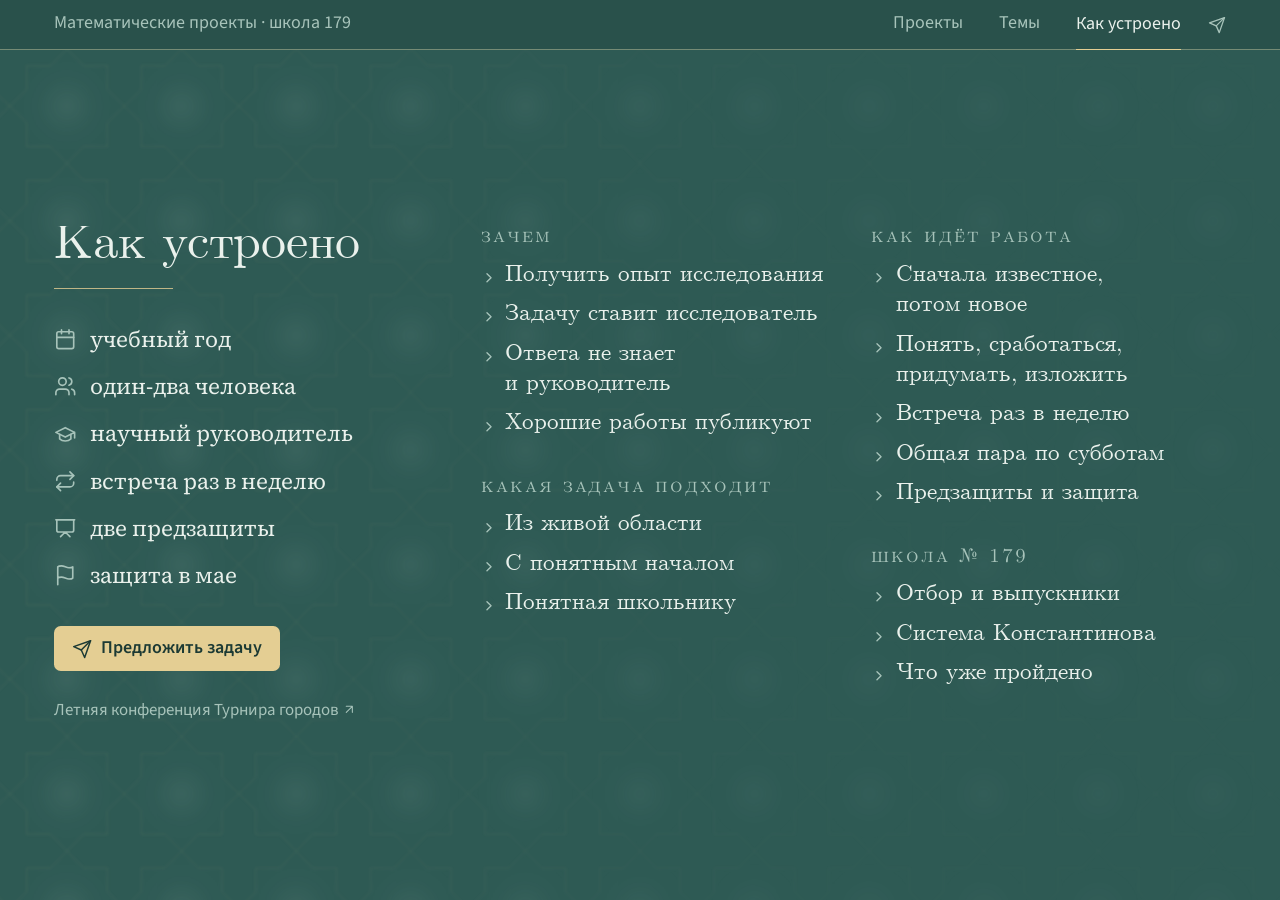
<file: stranica/kak-ustroeno/index.html>
<!doctype html>
<html lang="ru">
<head>
<meta charset="utf-8">
<meta name="viewport" content="width=device-width,initial-scale=1,minimum-scale=1">
<title>Как устроено · Математические проекты · школа 179</title>
<style>
/* Site style of «Математические проекты · школа 179». Law: stranica/DIZAJN-MANIFEST.md.
   Fonts, scale and spacing are copied from spetsmat-bot «Ключики» (veb/obshchee/karkas.py,
   veb/obshchee/fon.py) with the same numbers. Numbers are layout px; build.py adds the
   width-multiplier copy (masshtab.py). ../ is replaced by the page's path to the site root. */

@font-face{font-family:'Source Sans 3';font-style:normal;font-weight:400;font-display:swap;src:url(../shrifty/source-sans-3-cyrillic-400-normal.woff2) format('woff2');unicode-range:U+0301,U+0400-045F,U+0490-0491,U+04B0-04B1,U+2116}
@font-face{font-family:'Source Sans 3';font-style:normal;font-weight:400;font-display:swap;src:url(../shrifty/source-sans-3-latin-400-normal.woff2) format('woff2');unicode-range:U+0000-00FF,U+0131,U+0152-0153,U+02BB-02BC,U+02C6,U+02DA,U+02DC,U+0304,U+0308,U+0329,U+2000-206F,U+20AC,U+2122,U+2191,U+2193,U+2212,U+2215,U+FEFF,U+FFFD}
@font-face{font-family:'Source Sans 3';font-style:normal;font-weight:600;font-display:swap;src:url(../shrifty/source-sans-3-cyrillic-600-normal.woff2) format('woff2');unicode-range:U+0301,U+0400-045F,U+0490-0491,U+04B0-04B1,U+2116}
@font-face{font-family:'Source Sans 3';font-style:normal;font-weight:600;font-display:swap;src:url(../shrifty/source-sans-3-latin-600-normal.woff2) format('woff2');unicode-range:U+0000-00FF,U+0131,U+0152-0153,U+02BB-02BC,U+02C6,U+02DA,U+02DC,U+0304,U+0308,U+0329,U+2000-206F,U+20AC,U+2122,U+2191,U+2193,U+2212,U+2215,U+FEFF,U+FFFD}
@font-face{font-family:'Source Serif 4';font-style:normal;font-weight:400;font-display:swap;src:url(../shrifty/source-serif-4-cyrillic-400-normal.woff2) format('woff2');unicode-range:U+0301,U+0400-045F,U+0490-0491,U+04B0-04B1,U+2116}
@font-face{font-family:'Source Serif 4';font-style:normal;font-weight:400;font-display:swap;src:url(../shrifty/source-serif-4-latin-400-normal.woff2) format('woff2');unicode-range:U+0000-00FF,U+0131,U+0152-0153,U+02BB-02BC,U+02C6,U+02DA,U+02DC,U+0304,U+0308,U+0329,U+2000-206F,U+20AC,U+2122,U+2191,U+2193,U+2212,U+2215,U+FEFF,U+FFFD}
@font-face{font-family:'Source Serif 4';font-style:normal;font-weight:600;font-display:swap;src:url(../shrifty/source-serif-4-cyrillic-600-normal.woff2) format('woff2');unicode-range:U+0301,U+0400-045F,U+0490-0491,U+04B0-04B1,U+2116}
@font-face{font-family:'Source Serif 4';font-style:normal;font-weight:600;font-display:swap;src:url(../shrifty/source-serif-4-latin-600-normal.woff2) format('woff2');unicode-range:U+0000-00FF,U+0131,U+0152-0153,U+02BB-02BC,U+02C6,U+02DA,U+02DC,U+0304,U+0308,U+0329,U+2000-206F,U+20AC,U+2122,U+2191,U+2193,U+2212,U+2215,U+FEFF,U+FFFD}
@font-face{font-family:'CMU Serif';font-style:normal;font-weight:400;font-display:swap;src:url(../shrifty/cmunrm-kir.woff2) format('woff2')}
@font-face{font-family:'CMU Serif';font-style:normal;font-weight:700;font-display:swap;src:url(../shrifty/cmunbx-kir.woff2) format('woff2')}
@font-face{font-family:'CM Kapitel';font-style:normal;font-weight:400;font-display:swap;src:url(../shrifty/cm-kapitel.woff2) format('woff2')}

/* Palette — the green of the site's first version (owner 22.10: «красивый зелёный цвет, мы его
   уже выбрали»), mapped onto the «Ключики» token names. One scheme: the site is green in light
   and dark mode alike. Scale and spacing — «Ключики» §3.2–3.3. */
:root{--bg:#2E5A54;--panel:#29514B;--text:#EAF1EC;--muted:#A7C3BA;--faint:#7F9F95;--rule:#4A716A;
  --accent:#E4CE93;--accent-soft:#3F6A5F;--chip:#8FC9AE;--chip-tekst:#1C3A34;
  --sans:"Source Sans 3",system-ui,-apple-system,"Helvetica Neue",Arial,sans-serif;
  --serif:"Source Serif 4",Georgia,"Times New Roman",serif;
  --tex:'CMU Serif',KaTeX_Main,var(--serif);
  --k-m:12px;--k-r:16px;--k-ch:20px;--k-k:24px;
  --o1:4px;--o2:8px;--o3:12px;--o4:16px;--o5:24px;--o6:32px;--o7:48px;
  --pole:48px;--h-polosa:44px;--h-knopka:32px;--h-seg:28px;--zn:18px;--r:6px;
  --ten:0 6px 24px rgb(0 0 0 / .25);
  --knopka:color-mix(in srgb,var(--text) 8%,transparent);
  --podlozhka:color-mix(in srgb,var(--bg) 20%,transparent);--podl-kraj:0 0 40px 20px;
  --play:34px;color-scheme:dark}
@media(max-width:760px){:root{--pole:16px;--h-knopka:44px;--h-seg:36px;--zn:20px;--play:38px}}

*{box-sizing:border-box}
html{-webkit-text-size-adjust:100%}
body{margin:0;background:var(--bg);color:var(--text);font:400 var(--k-r)/1.375 var(--sans)}
a{color:var(--accent);text-decoration:none}
p{margin:0}
:focus-visible{outline:2px solid var(--accent);outline-offset:2px}

/* Ornament — one layer under the whole window (uzor.py draws it). */
@media screen{
  body::before{content:"";position:fixed;inset:-6px;z-index:-1;pointer-events:none;
    background:url(../uzor.svg) center/max(100%,133.34vh,1600px) auto no-repeat;
    filter:blur(1.2px)}
  /* No text plate: the ornament is quiet enough (a plate showed as a lighter rectangle). */
}
/* Behind the feed the ornament fades to 40 %: full in the poster half, quiet under the text
   (fresh-eye review 22.10: glow spots at the step of the lines made the text flicker). */
@media screen and (min-width:900px){
  /* Owner 22.10: brighter at the very left, a long gentle fade, never quite gone on the right. */
  body::before{--uz1:30%;--uz2:62%;
    -webkit-mask-image:linear-gradient(90deg,#000 0,rgb(0 0 0/.8) var(--uz1),rgb(0 0 0/.42) var(--uz2),rgb(0 0 0/.34) 100%);
            mask-image:linear-gradient(90deg,#000 0,rgb(0 0 0/.8) var(--uz1),rgb(0 0 0/.42) var(--uz2),rgb(0 0 0/.34) 100%)}
  body.oblozhka::before{--uz1:38%;--uz2:72%}
}
@media screen and (max-width:899px){body::before{opacity:.5}}

/* Strip: one sans, one size; current — ink and a 2 px gold line. */
.polosa{position:sticky;top:0;z-index:40;height:var(--h-polosa);display:flex;align-items:stretch;
  gap:var(--o6);padding:0 var(--pole);background:var(--panel);border-bottom:1px solid var(--rule)}
.polosa a{display:flex;align-items:center;color:var(--muted);font:400 var(--k-r)/22px var(--sans);
  border-bottom:2px solid transparent;margin-bottom:-1px;white-space:nowrap}
.polosa a:hover{color:var(--text)}
.polosa a[aria-current]{color:var(--text);border-bottom-color:var(--accent)}
.polosa .polosa-dom{margin-right:auto}
.polosa-tel{display:none}

/* «афиша + лента»: two halves from 900 px. */
.razvorot{display:grid;grid-template-columns:1fr 1fr}
.afisha{display:flex;flex-direction:column;justify-content:safe center;padding:var(--o6) var(--o7) var(--o6) var(--pole)}
.afisha>.podl{max-width:36rem}
.lenta{display:flex;flex-direction:column;padding:var(--o7) var(--pole) var(--o7) var(--o7)}
.lenta>.lenta-telo{max-width:46rem;width:100%}
@media(min-width:900px){
  body{height:100dvh;overflow:hidden;display:flex;flex-direction:column}
  .razvorot{flex:1;min-height:0}
  .afisha{overflow:hidden}
  .lenta{overflow-y:auto;scroll-behavior:smooth;overscroll-behavior:contain;scrollbar-color:var(--rule) transparent}
  body.oblozhka .lenta{justify-content:center}
  .razvorot{grid-template-columns:2fr 3fr}
  body.oblozhka .razvorot{grid-template-columns:1fr 1fr}   /* the poster title needs half the window */
}
@media(max-width:899px){
  .razvorot{grid-template-columns:1fr}
  .afisha{padding:var(--o6) var(--pole) var(--o5)}
  .lenta{padding:var(--o3) var(--pole) var(--o7)}
}

/* Headings — Computer Modern; the poster size once, on the main page. */
.zag{margin:0;font:400 2.75rem/1.1 var(--tex);letter-spacing:-.005em;color:var(--text)}
.glav-zag{font-size:clamp(2.6rem,min(4.6vw,8vh),4.8rem);line-height:1.04;text-wrap:balance}
.pod{margin:var(--o3) 0 0;padding-top:var(--o3);border-top:1px solid var(--text);
  font:400 1.2rem/1.3 'CM Kapitel',var(--tex);letter-spacing:.08em;color:var(--muted)}
.lid{margin-top:var(--o5);font:400 var(--k-ch)/30px var(--serif);text-wrap:pretty}

/* Year timeline: past — ink with ✓, current — gold, future — pencil with a month. */
.god{list-style:none;margin:var(--o6) 0 0;padding:0;font:400 var(--k-r)/22px var(--sans)}
.god li{position:relative;display:grid;grid-template-columns:9rem 1fr;gap:var(--o3);
  padding:0 0 var(--o2) var(--o5);color:var(--faint)}
.god li::before{content:"";position:absolute;left:4px;top:15px;bottom:-7px;width:1px;background:var(--rule)}
.god li:last-child::before{display:none}
.god li::after{content:"";position:absolute;left:0;top:7px;width:9px;height:9px;border-radius:50%;
  background:var(--bg);border:1px solid currentColor}
.god .kogda{color:inherit}
.god .proshlo{color:var(--text)}
.god .proshlo::after{background:currentColor}
.god .proshlo .kogda{color:var(--muted)}
.god .sejchas{color:var(--accent)}
.god .sejchas::after{background:currentColor;box-shadow:0 0 0 3px color-mix(in srgb,var(--accent) 25%,transparent)}

/* Main page feed: three entries, nothing else. */
.vhody{list-style:none;margin:0;padding:0}
.vhody a{display:flex;align-items:baseline;gap:.3em;padding:var(--o5) 0;border-top:1px solid var(--rule);
  color:var(--text);font:400 clamp(2.2rem,3.4vw,3.4rem)/1.1 var(--tex)}
.vhody li:first-child a{border-top:0}
.vhody a::after{content:"→";font-family:var(--sans);font-size:.55em;color:var(--accent);opacity:0;
  transform:translateX(-.3em);transition:opacity .15s,transform .15s}
.vhody a:hover{color:var(--accent)}
.vhody a:hover::after{opacity:1;transform:none}

/* Cards: two levels — the title is visible, the text opens on a click. */
.kartochka{padding:var(--o5) 0;scroll-margin-top:var(--o4)}
.kartochka:first-child{padding-top:0}
/* A rule only between two visible cards — the tag filter hides cards (no lone rule on top). */
.kartochka:not([hidden])~.kartochka:not([hidden]){border-top:1px solid var(--rule)}
.shapka{display:flex;align-items:center;min-height:var(--play);justify-content:space-between;gap:var(--o4)}
.kto{font:600 var(--k-ch)/28px var(--serif)}
.gde{margin-left:var(--o2);white-space:nowrap;font:400 var(--k-r)/22px var(--sans);color:var(--muted)}
details.raskr{margin-top:var(--o2)}
details.raskr>summary{list-style:none;cursor:pointer;display:flex;align-items:baseline;gap:var(--o2);
  font:400 var(--k-k)/30px var(--tex);color:var(--text)}
details.raskr>summary::-webkit-details-marker{display:none}
details.raskr .nazv{text-wrap:balance}
details.raskr>summary::before{content:"";flex:none;width:14px;height:14px;align-self:flex-start;margin-top:9px;background:var(--muted);
  -webkit-mask:var(--zn-menyu) center/contain no-repeat;mask:var(--zn-menyu) center/contain no-repeat;
  transform:rotate(-90deg);transition:transform .15s}
details.raskr[open]>summary::before{transform:none}
details.raskr>summary:hover{color:var(--accent)}
details.raskr>summary:hover::before{background:var(--accent)}
.tekst{margin:var(--o3) 0 var(--o4) 22px;font:400 18px/28px var(--serif);color:var(--text);text-wrap:pretty}
.tekst p+p{margin-top:var(--o3)}
.chip{display:inline-block;margin-left:var(--o2);padding:0 var(--o2);border-radius:var(--r);background:var(--chip);
  color:var(--chip-tekst);font:400 var(--k-m)/20px var(--sans);vertical-align:middle}

/* Play buttons — the sign everyone knows, no words; the caption appears on hover. */
.video{display:flex;gap:var(--o2);flex:none}
.play{position:relative;display:grid;place-items:center;width:var(--play);height:var(--play);border-radius:50%;
  background:color-mix(in srgb,var(--accent) 16%,transparent);color:color-mix(in srgb,var(--accent) 80%,var(--bg));
  transition:background .15s,color .15s}
.play:hover{background:var(--accent);color:var(--chip-tekst)}
.play::before{content:"";width:40%;height:40%;margin-left:8%;background:currentColor;
  -webkit-mask:var(--zn-play) center/contain no-repeat;mask:var(--zn-play) center/contain no-repeat}
.play::after{content:attr(data-podskazka);position:absolute;bottom:calc(100% + 8px);right:0;z-index:5;
  padding:var(--o1) var(--o2);border-radius:var(--r);background:var(--panel);box-shadow:var(--ten);
  color:var(--text);font:400 var(--k-r)/22px var(--sans);white-space:nowrap;
  opacity:0;pointer-events:none;transform:translateY(4px);transition:opacity .12s,transform .12s}
.play:hover::after,.play:focus-visible::after{opacity:1;transform:none}
:root{
  --zn-play:url("data:image/svg+xml,%3Csvg xmlns='http://www.w3.org/2000/svg' viewBox='0 0 24 24'%3E%3Cpath d='M6 3.5v17a1 1 0 0 0 1.5.86l14-8.5a1 1 0 0 0 0-1.72l-14-8.5A1 1 0 0 0 6 3.5z'/%3E%3C/svg%3E");
  --zn-menyu:url("data:image/svg+xml,%3Csvg xmlns='http://www.w3.org/2000/svg' viewBox='0 0 24 24' fill='none' stroke='%23000' stroke-width='2' stroke-linecap='round' stroke-linejoin='round'%3E%3Cpath d='m6 9 6 6 6-6'/%3E%3C/svg%3E")}

/* Tag filter on /temy/. */
.filtr{display:flex;flex-wrap:wrap;gap:var(--o2);margin-top:var(--o6)}
.filtr button{height:var(--h-seg);padding:0 var(--o3);border:0;border-radius:var(--r);cursor:pointer;
  background:var(--knopka);color:var(--muted);font:400 var(--k-r)/22px var(--sans)}
.filtr button:hover{color:var(--text)}
.filtr button[aria-pressed=true]{background:var(--accent);color:var(--chip-tekst)}
.kartochka[hidden]{display:none}

/* Project card: title opens the announcement; people under the title. */
.proekt>details.raskr{margin-top:0}
.proekt>details.raskr>summary{font-size:28px;line-height:34px}
.lyudi{margin:var(--o1) 0 0 22px;display:flex;flex-wrap:wrap;gap:0 var(--o4);
  font:400 17px/26px var(--serif);color:var(--muted)}
.lyudi .shk{color:var(--text)}
.lyudi a{color:var(--muted)}
.lyudi a:hover{color:var(--accent)}
.etapy{list-style:none;margin:var(--o3) 0 0 22px;padding:0;display:flex;flex-wrap:wrap;gap:var(--o1) var(--o5);
  font:400 var(--k-r)/22px var(--sans);color:var(--faint)}
.etapy .proshlo{color:var(--text)}
.etapy .sejchas{color:var(--accent)}

/* Phone: the strip shows the current section; the rest opens under it. */
@media(max-width:760px){
  .polosa{gap:0}
  .polosa>a{display:none}
  .polosa-tel{display:block;position:relative;flex:1}
  .polosa-tel>summary{list-style:none;display:flex;align-items:center;gap:var(--o1);height:100%;cursor:pointer;
    font:600 var(--k-ch)/28px var(--sans);color:var(--text)}
  .polosa-tel>summary::-webkit-details-marker{display:none}
  .polosa-tel>summary::after{content:"";width:20px;height:20px;background:var(--muted);
    -webkit-mask:var(--zn-menyu) center/contain no-repeat;mask:var(--zn-menyu) center/contain no-repeat}
  .polosa-tel[open]>summary::after{transform:rotate(180deg)}
  .polosa-tel nav{position:absolute;top:100%;left:calc(-1 * var(--pole));right:calc(-1 * var(--pole));
    background:var(--panel);box-shadow:var(--ten);border-top:1px solid var(--rule);padding:var(--o1) 0}
  .polosa-tel nav a{display:flex;align-items:center;height:44px;padding:0 var(--pole);color:var(--muted);font-size:var(--k-ch)}
  .polosa-tel nav a[aria-current]{color:var(--text);box-shadow:inset 2px 0 0 var(--accent)}
  .glav-zag{font-size:2.5rem}
  .zag{font-size:2.2rem}
  .pod{font-size:1.05rem}
  .lid{font-size:19px;line-height:28px}
  .vhody a{font-size:2rem;padding:var(--o4) 0}
  .vhody a::after{opacity:1;transform:none}
  details.raskr>summary{font-size:22px;line-height:28px}
  .proekt>details.raskr>summary{font-size:24px;line-height:30px}
  .tekst{margin-left:22px}
}

/* Project summary: chevron | title, people on the next line. */
.proekt details.raskr>summary{display:grid;grid-template-columns:14px 1fr;column-gap:var(--o2);align-items:baseline}
.proekt details.raskr>summary::before{align-self:start;margin-top:11px}
.proekt .lyudi{grid-column:2;margin-left:0}
.proekt .tekst,.proekt .etapy{margin-left:22px}

.f{font-family:var(--serif);white-space:nowrap}
.f i{font-style:italic}
@media(max-width:760px){details.raskr>summary::before{margin-top:8px}.proekt details.raskr>summary::before{margin-top:9px}}

/* Icons (Lucide, inline). */
.ik{width:var(--zn);height:var(--zn);flex:none}

/* Telegram channel — an icon at the right end of the strip, on every page. */
.polosa-kanal{display:flex;align-items:center;color:var(--muted)}
.polosa-kanal:hover{color:var(--accent)}
.polosa-kanal .ik{width:20px;height:20px}
@media(max-width:760px){.polosa>a.polosa-kanal{display:flex;padding:0 0 0 var(--o4)}}

/* Year timeline: a short hint on hover or tap (focus). */
.god{width:max-content;max-width:100%}
.god li{cursor:default;outline-offset:4px}
.god .et{text-decoration:underline dotted color-mix(in srgb,currentColor 45%,transparent);text-underline-offset:.25em}
.god .pods{position:absolute;left:var(--o5);top:calc(100% - 2px);width:20rem;padding:var(--o2) var(--o3);
  border-radius:var(--r);background:var(--panel);box-shadow:var(--ten);color:var(--text);
  font:400 var(--k-r)/22px var(--sans);opacity:0;pointer-events:none;transform:translateY(-4px);
  transition:opacity .12s,transform .12s;z-index:5}
.god li:hover .pods,.god li:focus .pods{opacity:1;transform:none}
@media(max-width:899px){
  .god{width:auto}
  .god .pods{position:static;grid-column:1/-1;width:auto;display:none;margin-top:var(--o1);transform:none;opacity:1}
  .god li:focus .pods{display:block}
}

/* «Как устроено»: facts with icons in the poster; theses in the feed. */
.fakty{list-style:none;margin:var(--o6) 0 0;padding:0;display:grid;grid-template-columns:1fr;gap:var(--o4);
  font:400 var(--k-ch)/26px var(--serif)}
.fakty li{display:flex;align-items:center;gap:var(--o3)}
.fakty .ik{width:20px;height:20px;color:var(--muted)}
.razdel+.razdel{margin-top:var(--o6)}
.razdel-zag{margin:0 0 var(--o2);font:400 1.1rem/1.3 'CM Kapitel',var(--tex);letter-spacing:.08em;text-transform:lowercase;color:var(--muted)}
.razdel details.raskr>summary{font-size:22px;line-height:30px}
.shema{display:grid;grid-template-columns:auto 1fr;gap:var(--o1) var(--o4);margin:var(--o4) 0 0 22px;
  font:400 var(--k-r)/24px var(--sans);color:var(--muted)}
.shema>div{display:contents}
.shema .kto-otv{color:var(--text);font-weight:600}
.razobrano{margin:var(--o3) 0 var(--o2) 22px;font:400 var(--k-r)/24px var(--sans)}
.razobrano dt{color:var(--text);font-weight:600;margin-top:var(--o2)}
.razobrano dd{margin:0;color:var(--muted)}
.mal-ryad{display:flex;gap:var(--o4);margin:0 0 var(--o2) 22px}
.mal{display:inline-flex;align-items:center;gap:var(--o1);font:400 var(--k-r)/22px var(--sans);color:var(--accent)}
.kontakt{display:inline-flex;align-items:center;gap:var(--o2);margin-top:var(--o3);
  font:400 22px/30px var(--tex);color:var(--accent)}
.vnesh{display:block;margin-top:var(--o3);font:400 22px/30px var(--tex);color:var(--accent)}
.vnesh .ik{display:inline-block;vertical-align:-.12em}
.kontakt .ik{width:22px;height:22px}
@media(max-width:760px){
  .fakty{grid-template-columns:1fr;font-size:18px}
  .shema{grid-template-columns:1fr}
  .razdel details.raskr>summary{font-size:20px;line-height:27px}
}

/* «Темы»: the title resets the tag filter (owner 23.10: no «все» button). */
.sbros{all:unset;cursor:default}
body.otbor .sbros{cursor:pointer}
body.otbor .sbros:hover{color:var(--accent)}
.sbros:focus-visible{outline:2px solid var(--accent);outline-offset:4px}
.filtr{gap:var(--o2) 6px}
.filtr button{padding:0 10px}

/* «Как устроено»: the call to bring a problem — a button in the poster. */
.kn-glav{display:inline-flex;align-items:center;gap:var(--o2);margin-top:var(--o6);height:40px;padding:0 var(--o4);
  border-radius:var(--r);background:var(--accent);color:var(--chip-tekst);font:600 var(--k-r)/22px var(--sans);width:max-content}
.kn-glav:hover{background:color-mix(in srgb,var(--accent) 85%,var(--text))}
.kn-glav .ik{width:18px;height:18px}
/* Two columns of sections on a wide window: the page reads in one screen. */
@media(min-width:900px){
  body.str-ustr .lenta-telo{max-width:none}
  body.str-ustr .kolonki{display:grid;grid-template-columns:1fr 1fr;column-gap:var(--o6);align-items:start}
  body.str-ustr .razdel{break-inside:avoid;margin:0 0 var(--o6)}
  body.str-ustr .razdel+.razdel{margin-top:0}
  body.str-ustr .razdel details.raskr>summary{font-size:20px;line-height:27px}
}
/* «Проекты»: six cards in one screen on a laptop. */
@media(min-width:900px){
  .proekt.kartochka{padding:var(--o4) 0}
  .proekt.kartochka:first-child{padding-top:0}
  .proekt>details.raskr>summary{font-size:26px;line-height:32px}
}
/* Round 23.10: tags in three lines; «Как устроено» — the feed takes two thirds. */
.filtr button{padding:0 9px;font-size:15px}
@media(min-width:900px){
  body.str-ustr .razvorot{grid-template-columns:1fr 2fr}
  body.str-ustr .vnesh{font-size:20px;line-height:27px;margin-top:var(--o2)}
}
@media(min-width:900px){
  body.str-ustr .razdel details.raskr>summary{font-size:19px;line-height:26px}
  body.str-ustr .razdel details.raskr .nazv{text-wrap:pretty}
}

/* ── Round 23.10 «Изразец». The main page is a title page on the gold-grout tile (uzor.py →
   uzor-oblozhka.svg); the other pages take two of its devices: the gold rule under the title
   and a hairline gold edge of the strip. */
body.oblozhka::before{background-image:url(../uzor-oblozhka.svg);filter:none;-webkit-mask-image:none;mask-image:none;opacity:1}
body.oblozhka::after{content:"";position:fixed;inset:0;z-index:-1;pointer-events:none;
  background:radial-gradient(ellipse 50% 38% at 50% 52%,var(--bg) 0,color-mix(in srgb,var(--bg) 80%,transparent) 50%,transparent 100%)}
main.titul{min-height:calc(100dvh - var(--h-polosa));display:grid;place-items:center;padding:var(--o6) var(--pole);text-align:center}
@media(min-width:900px){body.oblozhka{height:100dvh;overflow:hidden}}
.titul-zag{margin:0;font:400 clamp(2.4rem,min(6.4vw,10vh),6.6rem)/1.02 var(--tex);letter-spacing:-.01em;color:var(--text)}
.titul-linejka{width:min(100%,34em);height:1px;margin:clamp(14px,2.4vh,26px) auto;background:var(--accent);opacity:.85}
.titul-pod{font:400 clamp(1rem,1.5vw,1.45rem)/1.3 'CM Kapitel',var(--tex);letter-spacing:.14em;color:var(--muted)}
@media(max-width:760px){.titul-zag{font-size:2.2rem}.titul-pod{font-size:.95rem;letter-spacing:.1em}}

/* Inner pages: the title gets the cover's gold rule; the strip a gold hairline edge. */
.afisha .zag::after{content:"";display:block;width:2.4em;height:1px;margin-top:.32em;background:var(--accent);opacity:.8}
.polosa{border-bottom-color:color-mix(in srgb,var(--accent) 28%,var(--rule))}
.polosa a[aria-current]{border-bottom-width:1px}

/* ── Round 23.10 «Как устроено»: the poster and both columns start on one line, the whole spread
   is centred in the window; the school sits apart under the third section; two small links below. */
@media(min-width:900px){
  /* owner 23.10: the two columns are shorter than the poster — centred against it */
  body.str-ustr .razvorot{align-content:center;align-items:center}
  body.str-ustr .afisha,body.str-ustr .lenta{height:auto;padding-top:0;padding-bottom:0;justify-content:flex-start}
  /* opened folds scroll inside the feed, never past the window */
  body.str-ustr .lenta{overflow-y:auto;max-height:calc(100dvh - var(--h-polosa) - var(--o6))}
  body.str-ustr .afisha>.podl{margin-top:0}
}
body.str-ustr .zag{margin-top:-.18em}   /* cap line of the big title on the line of the small-caps heads */
.otdelno{margin-top:var(--o5)}
.ssylki-niz{margin:var(--o6) 0 0;font:400 var(--k-r)/22px var(--sans);color:var(--muted)}
.ssylki-niz .ik{width:13px;height:13px;vertical-align:-1px}

/* Inner pages: the cover's gold grout, muted — the same tile on every page. */
body:not(.oblozhka)::before{background-image:url(../uzor-oblozhka.svg);opacity:.55}

/* ── Final round 23.10. Strip: the Telegram icon sits on the text line, the height of lower-case. */
.polosa-kanal .ik{width:16px;height:16px;transform:translateY(1px)}
.polosa-kanal{margin-left:calc(-1 * var(--o2))}
/* Small links live in the poster, under the main control of the page. */
.afisha .ssylki-niz{margin-top:var(--o5);font-size:15px}
.ssylki-niz a{color:var(--muted)}
.ssylki-niz a:hover{color:var(--accent)}

/* ═══ TYPE SCALE — the whole site (final audit 23.10). Four families, each with a fixed set:
   CMU Serif   — poster (cover title) · 44 page title · 24 title of a topic/project · 20 thesis
   CM Kapitel  — one size 1.1rem, spacing .1em: cover subtitle and section heads
   Source Serif 4 — 18 text and people · 20 poster facts; 600 only for a leader's name
   Source Sans 3  — 16 interface · 15 service (tags, small links); 600 only for the one button
   Phone: 22 titles, 20 theses; everything else as above. Rules below win over earlier ones. */
.titul-zag,.zag{letter-spacing:-.005em}
.titul-pod,.razdel-zag,.pod,.podzag{font-size:1.1rem;letter-spacing:.1em}
details.raskr>summary,.proekt>details.raskr>summary{font-size:24px;line-height:30px}
@media(min-width:900px){.proekt>details.raskr>summary{font-size:24px;line-height:30px}}
.razdel details.raskr>summary,body.str-ustr .razdel details.raskr>summary{font-size:20px;line-height:27px}
.lyudi{font-size:18px;line-height:26px}
.razobrano dt{font-weight:400}
@media(max-width:760px){
  details.raskr>summary,.proekt>details.raskr>summary{font-size:22px;line-height:28px}
  .razdel details.raskr>summary{font-size:20px;line-height:27px}
  .titul-pod{font-size:1rem;letter-spacing:.1em}
}

</style><style data-masshtab>@media (min-width:1200px){:root{--m:1.125}@media (min-width:1440px){:root{--m:1.25}}@media (min-width:1680px){:root{--m:1.375}}@media (min-width:1920px){:root{--m:1.5}}@media (min-width:2560px){:root{--m:1.75}}html{font-size:calc(100% * var(--m))}


:root{--bg:#2E5A54;--panel:#29514B;--text:#EAF1EC;--muted:#A7C3BA;--faint:#7F9F95;--rule:#4A716A;
  --accent:#E4CE93;--accent-soft:#3F6A5F;--chip:#8FC9AE;--chip-tekst:#1C3A34;
  --sans:"Source Sans 3",system-ui,-apple-system,"Helvetica Neue",Arial,sans-serif;
  --serif:"Source Serif 4",Georgia,"Times New Roman",serif;
  --tex:'CMU Serif',KaTeX_Main,var(--serif);
  --k-m:calc(12px * var(--m));--k-r:calc(16px * var(--m));--k-ch:calc(20px * var(--m));--k-k:calc(24px * var(--m));
  --o1:calc(4px * var(--m));--o2:calc(8px * var(--m));--o3:calc(12px * var(--m));--o4:calc(16px * var(--m));--o5:calc(24px * var(--m));--o6:calc(32px * var(--m));--o7:calc(48px * var(--m));
  --pole:calc(48px * var(--m));--h-polosa:calc(44px * var(--m));--h-knopka:calc(32px * var(--m));--h-seg:calc(28px * var(--m));--zn:calc(18px * var(--m));--r:calc(6px * var(--m));
  --ten:0 calc(6px * var(--m)) calc(24px * var(--m)) rgb(0 0 0 / .25);
  --knopka:color-mix(in srgb,var(--text) 8%,transparent);
  --podlozhka:color-mix(in srgb,var(--bg) 20%,transparent);--podl-kraj:0 0 calc(40px * var(--m)) calc(20px * var(--m));
  --play:calc(34px * var(--m));color-scheme:dark}
@media(max-width:760px){:root{--pole:calc(16px * var(--m));--h-knopka:calc(44px * var(--m));--h-seg:calc(36px * var(--m));--zn:calc(20px * var(--m));--play:calc(38px * var(--m))}}

*{box-sizing:border-box}
html{-webkit-text-size-adjust:100%}
body{margin:0;background:var(--bg);color:var(--text);font:400 var(--k-r)/1.375 var(--sans)}
a{color:var(--accent);text-decoration:none}
p{margin:0}
:focus-visible{outline:calc(2px * var(--m)) solid var(--accent);outline-offset:calc(2px * var(--m))}


@media screen{
  body::before{content:"";position:fixed;inset:calc(-6px * var(--m));z-index:-1;pointer-events:none;
    background:url(../uzor.svg) center/max(100%,133.34vh,calc(1600px * var(--m))) auto no-repeat;
    filter:blur(calc(1.2px * var(--m)))}
  
}

@media screen and (min-width:900px){
  
  body::before{--uz1:30%;--uz2:62%;
    -webkit-mask-image:linear-gradient(90deg,#000 0,rgb(0 0 0/.8) var(--uz1),rgb(0 0 0/.42) var(--uz2),rgb(0 0 0/.34) 100%);
            mask-image:linear-gradient(90deg,#000 0,rgb(0 0 0/.8) var(--uz1),rgb(0 0 0/.42) var(--uz2),rgb(0 0 0/.34) 100%)}
  body.oblozhka::before{--uz1:38%;--uz2:72%}
}
@media screen and (max-width:899px){body::before{opacity:.5}}


.polosa{position:sticky;top:0;z-index:40;height:var(--h-polosa);display:flex;align-items:stretch;
  gap:var(--o6);padding:0 var(--pole);background:var(--panel);border-bottom:calc(1px * var(--m)) solid var(--rule)}
.polosa a{display:flex;align-items:center;color:var(--muted);font:400 var(--k-r)/calc(22px * var(--m)) var(--sans);
  border-bottom:calc(2px * var(--m)) solid transparent;margin-bottom:calc(-1px * var(--m));white-space:nowrap}
.polosa a:hover{color:var(--text)}
.polosa a[aria-current]{color:var(--text);border-bottom-color:var(--accent)}
.polosa .polosa-dom{margin-right:auto}
.polosa-tel{display:none}


.razvorot{display:grid;grid-template-columns:1fr 1fr}
.afisha{display:flex;flex-direction:column;justify-content:safe center;padding:var(--o6) var(--o7) var(--o6) var(--pole)}
.afisha>.podl{max-width:36rem}
.lenta{display:flex;flex-direction:column;padding:var(--o7) var(--pole) var(--o7) var(--o7)}
.lenta>.lenta-telo{max-width:46rem;width:100%}
@media(min-width:900px){
  body{height:100dvh;overflow:hidden;display:flex;flex-direction:column}
  .razvorot{flex:1;min-height:0}
  .afisha{overflow:hidden}
  .lenta{overflow-y:auto;scroll-behavior:smooth;overscroll-behavior:contain;scrollbar-color:var(--rule) transparent}
  body.oblozhka .lenta{justify-content:center}
  .razvorot{grid-template-columns:2fr 3fr}
  body.oblozhka .razvorot{grid-template-columns:1fr 1fr}   
}
@media(max-width:899px){
  .razvorot{grid-template-columns:1fr}
  .afisha{padding:var(--o6) var(--pole) var(--o5)}
  .lenta{padding:var(--o3) var(--pole) var(--o7)}
}


.zag{margin:0;font:400 2.75rem/1.1 var(--tex);letter-spacing:-.005em;color:var(--text)}
.glav-zag{font-size:clamp(2.6rem,min(4.6vw,8vh),4.8rem);line-height:1.04;text-wrap:balance}
.pod{margin:var(--o3) 0 0;padding-top:var(--o3);border-top:calc(1px * var(--m)) solid var(--text);
  font:400 1.2rem/1.3 'CM Kapitel',var(--tex);letter-spacing:.08em;color:var(--muted)}
.lid{margin-top:var(--o5);font:400 var(--k-ch)/calc(30px * var(--m)) var(--serif);text-wrap:pretty}


.god{list-style:none;margin:var(--o6) 0 0;padding:0;font:400 var(--k-r)/calc(22px * var(--m)) var(--sans)}
.god li{position:relative;display:grid;grid-template-columns:9rem 1fr;gap:var(--o3);
  padding:0 0 var(--o2) var(--o5);color:var(--faint)}
.god li::before{content:"";position:absolute;left:calc(4px * var(--m));top:calc(15px * var(--m));bottom:calc(-7px * var(--m));width:calc(1px * var(--m));background:var(--rule)}
.god li:last-child::before{display:none}
.god li::after{content:"";position:absolute;left:0;top:calc(7px * var(--m));width:calc(9px * var(--m));height:calc(9px * var(--m));border-radius:50%;
  background:var(--bg);border:calc(1px * var(--m)) solid currentColor}
.god .kogda{color:inherit}
.god .proshlo{color:var(--text)}
.god .proshlo::after{background:currentColor}
.god .proshlo .kogda{color:var(--muted)}
.god .sejchas{color:var(--accent)}
.god .sejchas::after{background:currentColor;box-shadow:0 0 0 calc(3px * var(--m)) color-mix(in srgb,var(--accent) 25%,transparent)}


.vhody{list-style:none;margin:0;padding:0}
.vhody a{display:flex;align-items:baseline;gap:.3em;padding:var(--o5) 0;border-top:calc(1px * var(--m)) solid var(--rule);
  color:var(--text);font:400 clamp(2.2rem,3.4vw,3.4rem)/1.1 var(--tex)}
.vhody li:first-child a{border-top:0}
.vhody a::after{content:"→";font-family:var(--sans);font-size:.55em;color:var(--accent);opacity:0;
  transform:translateX(-.3em);transition:opacity .15s,transform .15s}
.vhody a:hover{color:var(--accent)}
.vhody a:hover::after{opacity:1;transform:none}


.kartochka{padding:var(--o5) 0;scroll-margin-top:var(--o4)}
.kartochka:first-child{padding-top:0}

.kartochka:not([hidden])~.kartochka:not([hidden]){border-top:calc(1px * var(--m)) solid var(--rule)}
.shapka{display:flex;align-items:center;min-height:var(--play);justify-content:space-between;gap:var(--o4)}
.kto{font:600 var(--k-ch)/calc(28px * var(--m)) var(--serif)}
.gde{margin-left:var(--o2);white-space:nowrap;font:400 var(--k-r)/calc(22px * var(--m)) var(--sans);color:var(--muted)}
details.raskr{margin-top:var(--o2)}
details.raskr>summary{list-style:none;cursor:pointer;display:flex;align-items:baseline;gap:var(--o2);
  font:400 var(--k-k)/calc(30px * var(--m)) var(--tex);color:var(--text)}
details.raskr>summary::-webkit-details-marker{display:none}
details.raskr .nazv{text-wrap:balance}
details.raskr>summary::before{content:"";flex:none;width:calc(14px * var(--m));height:calc(14px * var(--m));align-self:flex-start;margin-top:calc(9px * var(--m));background:var(--muted);
  -webkit-mask:var(--zn-menyu) center/contain no-repeat;mask:var(--zn-menyu) center/contain no-repeat;
  transform:rotate(-90deg);transition:transform .15s}
details.raskr[open]>summary::before{transform:none}
details.raskr>summary:hover{color:var(--accent)}
details.raskr>summary:hover::before{background:var(--accent)}
.tekst{margin:var(--o3) 0 var(--o4) calc(22px * var(--m));font:400 calc(18px * var(--m))/calc(28px * var(--m)) var(--serif);color:var(--text);text-wrap:pretty}
.tekst p+p{margin-top:var(--o3)}
.chip{display:inline-block;margin-left:var(--o2);padding:0 var(--o2);border-radius:var(--r);background:var(--chip);
  color:var(--chip-tekst);font:400 var(--k-m)/calc(20px * var(--m)) var(--sans);vertical-align:middle}


.video{display:flex;gap:var(--o2);flex:none}
.play{position:relative;display:grid;place-items:center;width:var(--play);height:var(--play);border-radius:50%;
  background:color-mix(in srgb,var(--accent) 16%,transparent);color:color-mix(in srgb,var(--accent) 80%,var(--bg));
  transition:background .15s,color .15s}
.play:hover{background:var(--accent);color:var(--chip-tekst)}
.play::before{content:"";width:40%;height:40%;margin-left:8%;background:currentColor;
  -webkit-mask:var(--zn-play) center/contain no-repeat;mask:var(--zn-play) center/contain no-repeat}
.play::after{content:attr(data-podskazka);position:absolute;bottom:calc(100% + calc(8px * var(--m)));right:0;z-index:5;
  padding:var(--o1) var(--o2);border-radius:var(--r);background:var(--panel);box-shadow:var(--ten);
  color:var(--text);font:400 var(--k-r)/calc(22px * var(--m)) var(--sans);white-space:nowrap;
  opacity:0;pointer-events:none;transform:translateY(calc(4px * var(--m)));transition:opacity .12s,transform .12s}
.play:hover::after,.play:focus-visible::after{opacity:1;transform:none}
:root{
  --zn-play:url("data:image/svg+xml,%3Csvg xmlns='http://www.w3.org/2000/svg' viewBox='0 0 24 24'%3E%3Cpath d='M6 3.5v17a1 1 0 0 0 1.5.86l14-8.5a1 1 0 0 0 0-1.72l-14-8.5A1 1 0 0 0 6 3.5z'/%3E%3C/svg%3E");
  --zn-menyu:url("data:image/svg+xml,%3Csvg xmlns='http://www.w3.org/2000/svg' viewBox='0 0 24 24' fill='none' stroke='%23000' stroke-width='2' stroke-linecap='round' stroke-linejoin='round'%3E%3Cpath d='m6 9 6 6 6-6'/%3E%3C/svg%3E")}


.filtr{display:flex;flex-wrap:wrap;gap:var(--o2);margin-top:var(--o6)}
.filtr button{height:var(--h-seg);padding:0 var(--o3);border:0;border-radius:var(--r);cursor:pointer;
  background:var(--knopka);color:var(--muted);font:400 var(--k-r)/calc(22px * var(--m)) var(--sans)}
.filtr button:hover{color:var(--text)}
.filtr button[aria-pressed=true]{background:var(--accent);color:var(--chip-tekst)}
.kartochka[hidden]{display:none}


.proekt>details.raskr{margin-top:0}
.proekt>details.raskr>summary{font-size:calc(28px * var(--m));line-height:calc(34px * var(--m))}
.lyudi{margin:var(--o1) 0 0 calc(22px * var(--m));display:flex;flex-wrap:wrap;gap:0 var(--o4);
  font:400 calc(17px * var(--m))/calc(26px * var(--m)) var(--serif);color:var(--muted)}
.lyudi .shk{color:var(--text)}
.lyudi a{color:var(--muted)}
.lyudi a:hover{color:var(--accent)}
.etapy{list-style:none;margin:var(--o3) 0 0 calc(22px * var(--m));padding:0;display:flex;flex-wrap:wrap;gap:var(--o1) var(--o5);
  font:400 var(--k-r)/calc(22px * var(--m)) var(--sans);color:var(--faint)}
.etapy .proshlo{color:var(--text)}
.etapy .sejchas{color:var(--accent)}


@media(max-width:760px){
  .polosa{gap:0}
  .polosa>a{display:none}
  .polosa-tel{display:block;position:relative;flex:1}
  .polosa-tel>summary{list-style:none;display:flex;align-items:center;gap:var(--o1);height:100%;cursor:pointer;
    font:600 var(--k-ch)/calc(28px * var(--m)) var(--sans);color:var(--text)}
  .polosa-tel>summary::-webkit-details-marker{display:none}
  .polosa-tel>summary::after{content:"";width:calc(20px * var(--m));height:calc(20px * var(--m));background:var(--muted);
    -webkit-mask:var(--zn-menyu) center/contain no-repeat;mask:var(--zn-menyu) center/contain no-repeat}
  .polosa-tel[open]>summary::after{transform:rotate(180deg)}
  .polosa-tel nav{position:absolute;top:100%;left:calc(-1 * var(--pole));right:calc(-1 * var(--pole));
    background:var(--panel);box-shadow:var(--ten);border-top:calc(1px * var(--m)) solid var(--rule);padding:var(--o1) 0}
  .polosa-tel nav a{display:flex;align-items:center;height:calc(44px * var(--m));padding:0 var(--pole);color:var(--muted);font-size:var(--k-ch)}
  .polosa-tel nav a[aria-current]{color:var(--text);box-shadow:inset calc(2px * var(--m)) 0 0 var(--accent)}
  .glav-zag{font-size:2.5rem}
  .zag{font-size:2.2rem}
  .pod{font-size:1.05rem}
  .lid{font-size:calc(19px * var(--m));line-height:calc(28px * var(--m))}
  .vhody a{font-size:2rem;padding:var(--o4) 0}
  .vhody a::after{opacity:1;transform:none}
  details.raskr>summary{font-size:calc(22px * var(--m));line-height:calc(28px * var(--m))}
  .proekt>details.raskr>summary{font-size:calc(24px * var(--m));line-height:calc(30px * var(--m))}
  .tekst{margin-left:calc(22px * var(--m))}
}


.proekt details.raskr>summary{display:grid;grid-template-columns:calc(14px * var(--m)) 1fr;column-gap:var(--o2);align-items:baseline}
.proekt details.raskr>summary::before{align-self:start;margin-top:calc(11px * var(--m))}
.proekt .lyudi{grid-column:2;margin-left:0}
.proekt .tekst,.proekt .etapy{margin-left:calc(22px * var(--m))}

.f{font-family:var(--serif);white-space:nowrap}
.f i{font-style:italic}
@media(max-width:760px){details.raskr>summary::before{margin-top:calc(8px * var(--m))}.proekt details.raskr>summary::before{margin-top:calc(9px * var(--m))}}


.ik{width:var(--zn);height:var(--zn);flex:none}


.polosa-kanal{display:flex;align-items:center;color:var(--muted)}
.polosa-kanal:hover{color:var(--accent)}
.polosa-kanal .ik{width:calc(20px * var(--m));height:calc(20px * var(--m))}
@media(max-width:760px){.polosa>a.polosa-kanal{display:flex;padding:0 0 0 var(--o4)}}


.god{width:max-content;max-width:100%}
.god li{cursor:default;outline-offset:calc(4px * var(--m))}
.god .et{text-decoration:underline dotted color-mix(in srgb,currentColor 45%,transparent);text-underline-offset:.25em}
.god .pods{position:absolute;left:var(--o5);top:calc(100% - calc(2px * var(--m)));width:20rem;padding:var(--o2) var(--o3);
  border-radius:var(--r);background:var(--panel);box-shadow:var(--ten);color:var(--text);
  font:400 var(--k-r)/calc(22px * var(--m)) var(--sans);opacity:0;pointer-events:none;transform:translateY(calc(-4px * var(--m)));
  transition:opacity .12s,transform .12s;z-index:5}
.god li:hover .pods,.god li:focus .pods{opacity:1;transform:none}
@media(max-width:899px){
  .god{width:auto}
  .god .pods{position:static;grid-column:1/-1;width:auto;display:none;margin-top:var(--o1);transform:none;opacity:1}
  .god li:focus .pods{display:block}
}


.fakty{list-style:none;margin:var(--o6) 0 0;padding:0;display:grid;grid-template-columns:1fr;gap:var(--o4);
  font:400 var(--k-ch)/calc(26px * var(--m)) var(--serif)}
.fakty li{display:flex;align-items:center;gap:var(--o3)}
.fakty .ik{width:calc(20px * var(--m));height:calc(20px * var(--m));color:var(--muted)}
.razdel+.razdel{margin-top:var(--o6)}
.razdel-zag{margin:0 0 var(--o2);font:400 1.1rem/1.3 'CM Kapitel',var(--tex);letter-spacing:.08em;text-transform:lowercase;color:var(--muted)}
.razdel details.raskr>summary{font-size:calc(22px * var(--m));line-height:calc(30px * var(--m))}
.shema{display:grid;grid-template-columns:auto 1fr;gap:var(--o1) var(--o4);margin:var(--o4) 0 0 calc(22px * var(--m));
  font:400 var(--k-r)/calc(24px * var(--m)) var(--sans);color:var(--muted)}
.shema>div{display:contents}
.shema .kto-otv{color:var(--text);font-weight:600}
.razobrano{margin:var(--o3) 0 var(--o2) calc(22px * var(--m));font:400 var(--k-r)/calc(24px * var(--m)) var(--sans)}
.razobrano dt{color:var(--text);font-weight:600;margin-top:var(--o2)}
.razobrano dd{margin:0;color:var(--muted)}
.mal-ryad{display:flex;gap:var(--o4);margin:0 0 var(--o2) calc(22px * var(--m))}
.mal{display:inline-flex;align-items:center;gap:var(--o1);font:400 var(--k-r)/calc(22px * var(--m)) var(--sans);color:var(--accent)}
.kontakt{display:inline-flex;align-items:center;gap:var(--o2);margin-top:var(--o3);
  font:400 calc(22px * var(--m))/calc(30px * var(--m)) var(--tex);color:var(--accent)}
.vnesh{display:block;margin-top:var(--o3);font:400 calc(22px * var(--m))/calc(30px * var(--m)) var(--tex);color:var(--accent)}
.vnesh .ik{display:inline-block;vertical-align:-.12em}
.kontakt .ik{width:calc(22px * var(--m));height:calc(22px * var(--m))}
@media(max-width:760px){
  .fakty{grid-template-columns:1fr;font-size:calc(18px * var(--m))}
  .shema{grid-template-columns:1fr}
  .razdel details.raskr>summary{font-size:calc(20px * var(--m));line-height:calc(27px * var(--m))}
}


.sbros{all:unset;cursor:default}
body.otbor .sbros{cursor:pointer}
body.otbor .sbros:hover{color:var(--accent)}
.sbros:focus-visible{outline:calc(2px * var(--m)) solid var(--accent);outline-offset:calc(4px * var(--m))}
.filtr{gap:var(--o2) calc(6px * var(--m))}
.filtr button{padding:0 calc(10px * var(--m))}


.kn-glav{display:inline-flex;align-items:center;gap:var(--o2);margin-top:var(--o6);height:calc(40px * var(--m));padding:0 var(--o4);
  border-radius:var(--r);background:var(--accent);color:var(--chip-tekst);font:600 var(--k-r)/calc(22px * var(--m)) var(--sans);width:max-content}
.kn-glav:hover{background:color-mix(in srgb,var(--accent) 85%,var(--text))}
.kn-glav .ik{width:calc(18px * var(--m));height:calc(18px * var(--m))}

@media(min-width:900px){
  body.str-ustr .lenta-telo{max-width:none}
  body.str-ustr .kolonki{display:grid;grid-template-columns:1fr 1fr;column-gap:var(--o6);align-items:start}
  body.str-ustr .razdel{break-inside:avoid;margin:0 0 var(--o6)}
  body.str-ustr .razdel+.razdel{margin-top:0}
  body.str-ustr .razdel details.raskr>summary{font-size:calc(20px * var(--m));line-height:calc(27px * var(--m))}
}

@media(min-width:900px){
  .proekt.kartochka{padding:var(--o4) 0}
  .proekt.kartochka:first-child{padding-top:0}
  .proekt>details.raskr>summary{font-size:calc(26px * var(--m));line-height:calc(32px * var(--m))}
}

.filtr button{padding:0 calc(9px * var(--m));font-size:calc(15px * var(--m))}
@media(min-width:900px){
  body.str-ustr .razvorot{grid-template-columns:1fr 2fr}
  body.str-ustr .vnesh{font-size:calc(20px * var(--m));line-height:calc(27px * var(--m));margin-top:var(--o2)}
}
@media(min-width:900px){
  body.str-ustr .razdel details.raskr>summary{font-size:calc(19px * var(--m));line-height:calc(26px * var(--m))}
  body.str-ustr .razdel details.raskr .nazv{text-wrap:pretty}
}


body.oblozhka::before{background-image:url(../uzor-oblozhka.svg);filter:none;-webkit-mask-image:none;mask-image:none;opacity:1}
body.oblozhka::after{content:"";position:fixed;inset:0;z-index:-1;pointer-events:none;
  background:radial-gradient(ellipse 50% 38% at 50% 52%,var(--bg) 0,color-mix(in srgb,var(--bg) 80%,transparent) 50%,transparent 100%)}
main.titul{min-height:calc(100dvh - var(--h-polosa));display:grid;place-items:center;padding:var(--o6) var(--pole);text-align:center}
@media(min-width:900px){body.oblozhka{height:100dvh;overflow:hidden}}
.titul-zag{margin:0;font:400 clamp(2.4rem,min(6.4vw,10vh),6.6rem)/1.02 var(--tex);letter-spacing:-.01em;color:var(--text)}
.titul-linejka{width:min(100%,34em);height:calc(1px * var(--m));margin:clamp(calc(14px * var(--m)),2.4vh,calc(26px * var(--m))) auto;background:var(--accent);opacity:.85}
.titul-pod{font:400 clamp(1rem,1.5vw,1.45rem)/1.3 'CM Kapitel',var(--tex);letter-spacing:.14em;color:var(--muted)}
@media(max-width:760px){.titul-zag{font-size:2.2rem}.titul-pod{font-size:.95rem;letter-spacing:.1em}}


.afisha .zag::after{content:"";display:block;width:2.4em;height:calc(1px * var(--m));margin-top:.32em;background:var(--accent);opacity:.8}
.polosa{border-bottom-color:color-mix(in srgb,var(--accent) 28%,var(--rule))}
.polosa a[aria-current]{border-bottom-width:calc(1px * var(--m))}


@media(min-width:900px){
  
  body.str-ustr .razvorot{align-content:center;align-items:center}
  body.str-ustr .afisha,body.str-ustr .lenta{height:auto;padding-top:0;padding-bottom:0;justify-content:flex-start}
  
  body.str-ustr .lenta{overflow-y:auto;max-height:calc(100dvh - var(--h-polosa) - var(--o6))}
  body.str-ustr .afisha>.podl{margin-top:0}
}
body.str-ustr .zag{margin-top:-.18em}   
.otdelno{margin-top:var(--o5)}
.ssylki-niz{margin:var(--o6) 0 0;font:400 var(--k-r)/calc(22px * var(--m)) var(--sans);color:var(--muted)}
.ssylki-niz .ik{width:calc(13px * var(--m));height:calc(13px * var(--m));vertical-align:calc(-1px * var(--m))}


body:not(.oblozhka)::before{background-image:url(../uzor-oblozhka.svg);opacity:.55}


.polosa-kanal .ik{width:calc(16px * var(--m));height:calc(16px * var(--m));transform:translateY(calc(1px * var(--m)))}
.polosa-kanal{margin-left:calc(-1 * var(--o2))}

.afisha .ssylki-niz{margin-top:var(--o5);font-size:calc(15px * var(--m))}
.ssylki-niz a{color:var(--muted)}
.ssylki-niz a:hover{color:var(--accent)}


.titul-zag,.zag{letter-spacing:-.005em}
.titul-pod,.razdel-zag,.pod,.podzag{font-size:1.1rem;letter-spacing:.1em}
details.raskr>summary,.proekt>details.raskr>summary{font-size:calc(24px * var(--m));line-height:calc(30px * var(--m))}
@media(min-width:900px){.proekt>details.raskr>summary{font-size:calc(24px * var(--m));line-height:calc(30px * var(--m))}}
.razdel details.raskr>summary,body.str-ustr .razdel details.raskr>summary{font-size:calc(20px * var(--m));line-height:calc(27px * var(--m))}
.lyudi{font-size:calc(18px * var(--m));line-height:calc(26px * var(--m))}
.razobrano dt{font-weight:400}
@media(max-width:760px){
  details.raskr>summary,.proekt>details.raskr>summary{font-size:calc(22px * var(--m));line-height:calc(28px * var(--m))}
  .razdel details.raskr>summary{font-size:calc(20px * var(--m));line-height:calc(27px * var(--m))}
  .titul-pod{font-size:1rem;letter-spacing:.1em}
}

}</style>
</head>
<body class="str-ustr vlezt">
<header class="polosa"><a class="polosa-dom" href="../">Математические проекты · школа 179</a><a href="../proekty/">Проекты</a><a href="../temy/">Темы</a><a href="../kak-ustroeno/" aria-current="page">Как устроено</a><details class="polosa-tel"><summary>Как устроено</summary><nav><a href="../">Матпроекты 179</a><a href="../proekty/">Проекты</a><a href="../temy/">Темы</a><a href="../kak-ustroeno/" aria-current="page">Как устроено</a></nav></details><a class="polosa-kanal" href="https://t.me/math_proekt_179" target="_blank" rel="noopener" aria-label="Телеграм-канал" title="Телеграм-канал"><svg class="ik" viewBox="0 0 24 24" fill="none" stroke="currentColor" stroke-width="1.75" stroke-linecap="round" stroke-linejoin="round" aria-hidden="true"><path d="m22 2-7 20-4-9-9-4Z"/><path d="M22 2 11 13"/></svg></a></header>
<main class="razvorot"><section class="afisha"><div class="podl"><h1 class="zag">Как устроено</h1><ul class="fakty"><li><svg class="ik" viewBox="0 0 24 24" fill="none" stroke="currentColor" stroke-width="1.75" stroke-linecap="round" stroke-linejoin="round" aria-hidden="true"><rect width="18" height="18" x="3" y="4" rx="2"/><path d="M16 2v4M8 2v4M3 10h18"/></svg><span>учебный год</span></li><li><svg class="ik" viewBox="0 0 24 24" fill="none" stroke="currentColor" stroke-width="1.75" stroke-linecap="round" stroke-linejoin="round" aria-hidden="true"><path d="M16 21v-2a4 4 0 0 0-4-4H6a4 4 0 0 0-4 4v2"/><circle cx="9" cy="7" r="4"/><path d="M22 21v-2a4 4 0 0 0-3-3.87M16 3.13a4 4 0 0 1 0 7.75"/></svg><span>один-два человека</span></li><li><svg class="ik" viewBox="0 0 24 24" fill="none" stroke="currentColor" stroke-width="1.75" stroke-linecap="round" stroke-linejoin="round" aria-hidden="true"><path d="M22 10v6M2 10l10-5 10 5-10 5z"/><path d="M6 12v5c3 3 9 3 12 0v-5"/></svg><span>научный руководитель</span></li><li><svg class="ik" viewBox="0 0 24 24" fill="none" stroke="currentColor" stroke-width="1.75" stroke-linecap="round" stroke-linejoin="round" aria-hidden="true"><path d="m17 2 4 4-4 4"/><path d="M3 11v-1a4 4 0 0 1 4-4h14"/><path d="m7 22-4-4 4-4"/><path d="M21 13v1a4 4 0 0 1-4 4H3"/></svg><span>встреча раз в неделю</span></li><li><svg class="ik" viewBox="0 0 24 24" fill="none" stroke="currentColor" stroke-width="1.75" stroke-linecap="round" stroke-linejoin="round" aria-hidden="true"><path d="M2 3h20M21 3v11a2 2 0 0 1-2 2H5a2 2 0 0 1-2-2V3M7 21l5-5 5 5"/></svg><span>две предзащиты</span></li><li><svg class="ik" viewBox="0 0 24 24" fill="none" stroke="currentColor" stroke-width="1.75" stroke-linecap="round" stroke-linejoin="round" aria-hidden="true"><path d="M4 15s1-1 4-1 5 2 8 2 4-1 4-1V3s-1 1-4 1-5-2-8-2-4 1-4 1zM4 22v-7"/></svg><span>защита в мае</span></li></ul><a class="kn-glav" href="https://t.me/d1_d57" target="_blank" rel="noopener"><svg class="ik" viewBox="0 0 24 24" fill="none" stroke="currentColor" stroke-width="1.75" stroke-linecap="round" stroke-linejoin="round" aria-hidden="true"><path d="m22 2-7 20-4-9-9-4Z"/><path d="M22 2 11 13"/></svg>Предложить задачу</a><p class="ssylki-niz"><a href="https://turgor.ru/lktg/" target="_blank" rel="noopener">Летняя конференция Турнира городов&nbsp;<svg class="ik" viewBox="0 0 24 24" fill="none" stroke="currentColor" stroke-width="1.75" stroke-linecap="round" stroke-linejoin="round" aria-hidden="true"><path d="M7 7h10v10M7 17 17 7"/></svg></a></p></div></section><section class="lenta"><div class="lenta-telo podl"><div class="kolonki"><div><section class="razdel"><h2 class="razdel-zag">Зачем</h2><details class="raskr"><summary><span class="nazv">Получить опыт исследования</span></summary><div class="tekst"><p>Получится ли результат, заранее не знает никто: так устроена настоящая наука. Зато школьник целый год работает рядом с математиком</p></div></details><details class="raskr"><summary><span class="nazv">Задачу ставит исследователь</span></summary><div class="tekst"><p>Это математик, преподаватель, аспирант или студент, который сам занимается наукой. Он приносит из своей области вопрос, посильный школьнику за год, часто часть собственной работы</p></div></details><details class="raskr"><summary><span class="nazv">Ответа не знает и руководитель</span></summary><div class="tekst"><p>Он обсуждает с группой следующий шаг и задаёт вопросы, но не подсказывает</p></div></details><details class="raskr"><summary><span class="nazv">Хорошие работы публикуют</span></summary><div class="tekst"><p>Владимир Хацкевич под руководством Алексея Канель-Белова разобрал задачу о соединении вершин выпуклого многоугольника. Статья вышла в «Математическом просвещении»</p></div><div class="mal-ryad"><a class="mal" href="../hackevich-mp37.pdf" target="_blank" rel="noopener"><svg class="ik" viewBox="0 0 24 24" fill="none" stroke="currentColor" stroke-width="1.75" stroke-linecap="round" stroke-linejoin="round" aria-hidden="true"><path d="M15 2H6a2 2 0 0 0-2 2v16a2 2 0 0 0 2 2h12a2 2 0 0 0 2-2V7Z"/><path d="M14 2v4a2 2 0 0 0 2 2h4M10 9H8M16 13H8M16 17H8"/></svg><span>статья</span></a></div></details></section><section class="razdel"><h2 class="razdel-zag">Какая задача подходит</h2><details class="raskr"><summary><span class="nazv">Из живой области</span></summary><div class="tekst"><p>Задача взята из настоящей математики, а не придумана для учёбы. Область не обязана быть модной: важно, что в ней есть открытые вопросы и люди, которые ими заняты</p></div></details><details class="raskr"><summary><span class="nazv">С понятным началом</span></summary><div class="tekst"><p>Первые шаги видны заранее: что прочитать, какие примеры разобрать, какие частные случаи посчитать. К зиме должен появиться первый результат. Что будет дальше, не знает никто</p></div></details><details class="raskr"><summary><span class="nazv">Понятная школьнику</span></summary><div class="tekst"><p>Ясно, что изучается и зачем. Чему-то по дороге придётся научиться, и это хорошо, но пересказывать университетский курс не нужно</p></div></details></section></div><div><section class="razdel"><h2 class="razdel-zag">Как идёт работа</h2><details class="raskr"><summary><span class="nazv">Сначала известное, потом новое</span></summary><div class="tekst"><p>Группа читает литературу, разбирает примеры, решает упражнения. Потом берётся за новые вопросы и ищет свой результат. Весной записывает сделанное и готовит доклад</p></div></details><details class="raskr"><summary><span class="nazv">Понять, сработаться, придумать, изложить</span></summary><div class="tekst"><p>Важно всё: разобраться в известном, сработаться в группе, придумать новое и изложить сделанное в тексте и на защите</p></div></details><details class="raskr"><summary><span class="nazv">Встреча раз в неделю</span></summary><div class="tekst"><p>С руководителем или его аспирантом, очно или по видеосвязи, когда удобно. Важно лишь встречаться регулярно</p></div></details><details class="raskr"><summary><span class="nazv">Общая пара по субботам</span></summary><div class="tekst"><p>В школьном расписании стоит одна пара в неделю. На ней школьники всех проектов рассказывают, как продвинулись</p></div></details><details class="raskr"><summary><span class="nazv">Предзащиты и защита</span></summary><div class="tekst"><p>На защите группа делает доклад, из которого видно, что сделал каждый. Текст формально не обязателен, но без него математическая работа не обходится. Предзащиты проходят в декабре и марте: доклад короче, текста ещё нет</p></div></details></section><section class="razdel"><h2 class="razdel-zag">Школа № 179</h2><details class="raskr"><summary><span class="nazv">Отбор и выпускники</span></summary><div class="tekst"><p>В школу принимают по конкурсу, среди учеников немало победителей олимпиад. Выпускники поступают на сильные математические факультеты, и из каждого выпуска кто-то остаётся в науке</p></div><div class="mal-ryad"><a class="mal" href="https://ru.wikipedia.org/wiki/Школа_№_179_(Москва)" target="_blank" rel="noopener"><svg class="ik" viewBox="0 0 24 24" fill="none" stroke="currentColor" stroke-width="1.75" stroke-linecap="round" stroke-linejoin="round" aria-hidden="true"><path d="M7 7h10v10M7 17 17 7"/></svg><span>школа № 179</span></a></div></details><details class="raskr"><summary><span class="nazv">Система Константинова</span></summary><div class="tekst"><p>Школьник получает листок с задачами и сдаёт их устно, по одной, разбирая с преподавателем каждый шаг. Так он проходит начала высшей математики. Проект продолжает этот уклад: год работы над одной своей задачей</p></div><div class="mal-ryad"><a class="mal" href="https://ru.wikipedia.org/wiki/Константинов,_Николай_Николаевич_(математик)" target="_blank" rel="noopener"><svg class="ik" viewBox="0 0 24 24" fill="none" stroke="currentColor" stroke-width="1.75" stroke-linecap="round" stroke-linejoin="round" aria-hidden="true"><path d="M7 7h10v10M7 17 17 7"/></svg><span>Николай Константинов</span></a></div></details><details class="raskr"><summary><span class="nazv">Что уже пройдено</span></summary><dl class="razobrano"><dt>Анализ</dt><dd>пределы и непрерывность · производная и интеграл · начала топологии и дифференциальной геометрии · комплексный анализ</dd><dt>Дискретная математика</dt><dd>теория множеств · перечислительная комбинаторика · графы · дискретная вероятность · производящие функции · теория игр</dd><dt>Алгебра</dt><dd>арифметика и теория чисел · поля и многочлены · линейная алгебра · комплексные числа · вещественные числа · симметрии и преобразования</dd></dl></details></section></div></div></div></section></main>
<script>
(function(){
  if(!document.body.classList.contains('vlezt'))return;
  var bloki=[].slice.call(document.querySelectorAll('.afisha>.podl,.lenta>.lenta-telo'));
  function podognat(){
    bloki.forEach(function(b){b.style.zoom='';});
    if(!matchMedia('(min-width:900px)').matches)return;
    bloki.forEach(function(b){
      var r=b.parentNode,k=document.querySelector('.razvorot');
      for(var i=0;i<4;i++){
        var cs=getComputedStyle(r),mesto=k.clientHeight-parseFloat(cs.paddingTop)-parseFloat(cs.paddingBottom);
        var z=parseFloat(b.style.zoom||1),nado=b.getBoundingClientRect().height;
        if(nado<=mesto+1)break;
        b.style.zoom=Math.max(.6,z*mesto/nado*.995);
      }
    });
  }
  podognat();
  if(document.fonts&&document.fonts.ready)document.fonts.ready.then(podognat);
  var t;addEventListener('resize',function(){clearTimeout(t);t=setTimeout(podognat,80);});
})();
</script></body>
</html>
</file>
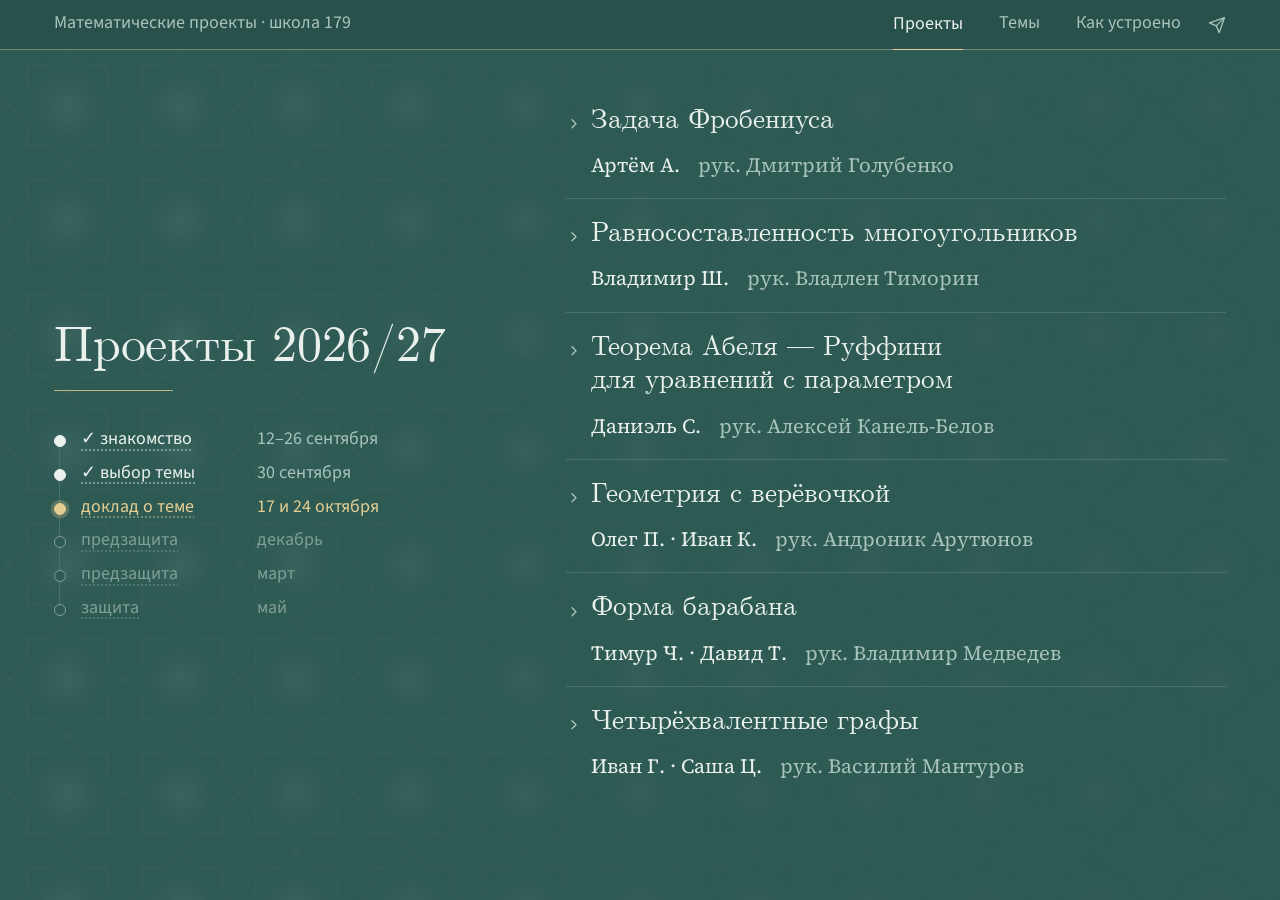
<file: stranica/proekty/index.html>
<!doctype html>
<html lang="ru">
<head>
<meta charset="utf-8">
<meta name="viewport" content="width=device-width,initial-scale=1,minimum-scale=1">
<title>Проекты · Математические проекты · школа 179</title>
<style>
/* Site style of «Математические проекты · школа 179». Law: stranica/DIZAJN-MANIFEST.md.
   Fonts, scale and spacing are copied from spetsmat-bot «Ключики» (veb/obshchee/karkas.py,
   veb/obshchee/fon.py) with the same numbers. Numbers are layout px; build.py adds the
   width-multiplier copy (masshtab.py). ../ is replaced by the page's path to the site root. */

@font-face{font-family:'Source Sans 3';font-style:normal;font-weight:400;font-display:swap;src:url(../shrifty/source-sans-3-cyrillic-400-normal.woff2) format('woff2');unicode-range:U+0301,U+0400-045F,U+0490-0491,U+04B0-04B1,U+2116}
@font-face{font-family:'Source Sans 3';font-style:normal;font-weight:400;font-display:swap;src:url(../shrifty/source-sans-3-latin-400-normal.woff2) format('woff2');unicode-range:U+0000-00FF,U+0131,U+0152-0153,U+02BB-02BC,U+02C6,U+02DA,U+02DC,U+0304,U+0308,U+0329,U+2000-206F,U+20AC,U+2122,U+2191,U+2193,U+2212,U+2215,U+FEFF,U+FFFD}
@font-face{font-family:'Source Sans 3';font-style:normal;font-weight:600;font-display:swap;src:url(../shrifty/source-sans-3-cyrillic-600-normal.woff2) format('woff2');unicode-range:U+0301,U+0400-045F,U+0490-0491,U+04B0-04B1,U+2116}
@font-face{font-family:'Source Sans 3';font-style:normal;font-weight:600;font-display:swap;src:url(../shrifty/source-sans-3-latin-600-normal.woff2) format('woff2');unicode-range:U+0000-00FF,U+0131,U+0152-0153,U+02BB-02BC,U+02C6,U+02DA,U+02DC,U+0304,U+0308,U+0329,U+2000-206F,U+20AC,U+2122,U+2191,U+2193,U+2212,U+2215,U+FEFF,U+FFFD}
@font-face{font-family:'Source Serif 4';font-style:normal;font-weight:400;font-display:swap;src:url(../shrifty/source-serif-4-cyrillic-400-normal.woff2) format('woff2');unicode-range:U+0301,U+0400-045F,U+0490-0491,U+04B0-04B1,U+2116}
@font-face{font-family:'Source Serif 4';font-style:normal;font-weight:400;font-display:swap;src:url(../shrifty/source-serif-4-latin-400-normal.woff2) format('woff2');unicode-range:U+0000-00FF,U+0131,U+0152-0153,U+02BB-02BC,U+02C6,U+02DA,U+02DC,U+0304,U+0308,U+0329,U+2000-206F,U+20AC,U+2122,U+2191,U+2193,U+2212,U+2215,U+FEFF,U+FFFD}
@font-face{font-family:'Source Serif 4';font-style:normal;font-weight:600;font-display:swap;src:url(../shrifty/source-serif-4-cyrillic-600-normal.woff2) format('woff2');unicode-range:U+0301,U+0400-045F,U+0490-0491,U+04B0-04B1,U+2116}
@font-face{font-family:'Source Serif 4';font-style:normal;font-weight:600;font-display:swap;src:url(../shrifty/source-serif-4-latin-600-normal.woff2) format('woff2');unicode-range:U+0000-00FF,U+0131,U+0152-0153,U+02BB-02BC,U+02C6,U+02DA,U+02DC,U+0304,U+0308,U+0329,U+2000-206F,U+20AC,U+2122,U+2191,U+2193,U+2212,U+2215,U+FEFF,U+FFFD}
@font-face{font-family:'CMU Serif';font-style:normal;font-weight:400;font-display:swap;src:url(../shrifty/cmunrm-kir.woff2) format('woff2')}
@font-face{font-family:'CMU Serif';font-style:normal;font-weight:700;font-display:swap;src:url(../shrifty/cmunbx-kir.woff2) format('woff2')}
@font-face{font-family:'CM Kapitel';font-style:normal;font-weight:400;font-display:swap;src:url(../shrifty/cm-kapitel.woff2) format('woff2')}

/* Palette — the green of the site's first version (owner 22.10: «красивый зелёный цвет, мы его
   уже выбрали»), mapped onto the «Ключики» token names. One scheme: the site is green in light
   and dark mode alike. Scale and spacing — «Ключики» §3.2–3.3. */
:root{--bg:#2E5A54;--panel:#29514B;--text:#EAF1EC;--muted:#A7C3BA;--faint:#7F9F95;--rule:#4A716A;
  --accent:#E4CE93;--accent-soft:#3F6A5F;--chip:#8FC9AE;--chip-tekst:#1C3A34;
  --sans:"Source Sans 3",system-ui,-apple-system,"Helvetica Neue",Arial,sans-serif;
  --serif:"Source Serif 4",Georgia,"Times New Roman",serif;
  --tex:'CMU Serif',KaTeX_Main,var(--serif);
  --k-m:12px;--k-r:16px;--k-ch:20px;--k-k:24px;
  --o1:4px;--o2:8px;--o3:12px;--o4:16px;--o5:24px;--o6:32px;--o7:48px;
  --pole:48px;--h-polosa:44px;--h-knopka:32px;--h-seg:28px;--zn:18px;--r:6px;
  --ten:0 6px 24px rgb(0 0 0 / .25);
  --knopka:color-mix(in srgb,var(--text) 8%,transparent);
  --podlozhka:color-mix(in srgb,var(--bg) 20%,transparent);--podl-kraj:0 0 40px 20px;
  --play:34px;color-scheme:dark}
@media(max-width:760px){:root{--pole:16px;--h-knopka:44px;--h-seg:36px;--zn:20px;--play:38px}}

*{box-sizing:border-box}
html{-webkit-text-size-adjust:100%}
body{margin:0;background:var(--bg);color:var(--text);font:400 var(--k-r)/1.375 var(--sans)}
a{color:var(--accent);text-decoration:none}
p{margin:0}
:focus-visible{outline:2px solid var(--accent);outline-offset:2px}

/* Ornament — one layer under the whole window (uzor.py draws it). */
@media screen{
  body::before{content:"";position:fixed;inset:-6px;z-index:-1;pointer-events:none;
    background:url(../uzor.svg) center/max(100%,133.34vh,1600px) auto no-repeat;
    filter:blur(1.2px)}
  /* No text plate: the ornament is quiet enough (a plate showed as a lighter rectangle). */
}
/* Behind the feed the ornament fades to 40 %: full in the poster half, quiet under the text
   (fresh-eye review 22.10: glow spots at the step of the lines made the text flicker). */
@media screen and (min-width:900px){
  /* Owner 22.10: brighter at the very left, a long gentle fade, never quite gone on the right. */
  body::before{--uz1:30%;--uz2:62%;
    -webkit-mask-image:linear-gradient(90deg,#000 0,rgb(0 0 0/.8) var(--uz1),rgb(0 0 0/.42) var(--uz2),rgb(0 0 0/.34) 100%);
            mask-image:linear-gradient(90deg,#000 0,rgb(0 0 0/.8) var(--uz1),rgb(0 0 0/.42) var(--uz2),rgb(0 0 0/.34) 100%)}
  body.oblozhka::before{--uz1:38%;--uz2:72%}
}
@media screen and (max-width:899px){body::before{opacity:.5}}

/* Strip: one sans, one size; current — ink and a 2 px gold line. */
.polosa{position:sticky;top:0;z-index:40;height:var(--h-polosa);display:flex;align-items:stretch;
  gap:var(--o6);padding:0 var(--pole);background:var(--panel);border-bottom:1px solid var(--rule)}
.polosa a{display:flex;align-items:center;color:var(--muted);font:400 var(--k-r)/22px var(--sans);
  border-bottom:2px solid transparent;margin-bottom:-1px;white-space:nowrap}
.polosa a:hover{color:var(--text)}
.polosa a[aria-current]{color:var(--text);border-bottom-color:var(--accent)}
.polosa .polosa-dom{margin-right:auto}
.polosa-tel{display:none}

/* «афиша + лента»: two halves from 900 px. */
.razvorot{display:grid;grid-template-columns:1fr 1fr}
.afisha{display:flex;flex-direction:column;justify-content:safe center;padding:var(--o6) var(--o7) var(--o6) var(--pole)}
.afisha>.podl{max-width:36rem}
.lenta{display:flex;flex-direction:column;padding:var(--o7) var(--pole) var(--o7) var(--o7)}
.lenta>.lenta-telo{max-width:46rem;width:100%}
@media(min-width:900px){
  body{height:100dvh;overflow:hidden;display:flex;flex-direction:column}
  .razvorot{flex:1;min-height:0}
  .afisha{overflow:hidden}
  .lenta{overflow-y:auto;scroll-behavior:smooth;overscroll-behavior:contain;scrollbar-color:var(--rule) transparent}
  body.oblozhka .lenta{justify-content:center}
  .razvorot{grid-template-columns:2fr 3fr}
  body.oblozhka .razvorot{grid-template-columns:1fr 1fr}   /* the poster title needs half the window */
}
@media(max-width:899px){
  .razvorot{grid-template-columns:1fr}
  .afisha{padding:var(--o6) var(--pole) var(--o5)}
  .lenta{padding:var(--o3) var(--pole) var(--o7)}
}

/* Headings — Computer Modern; the poster size once, on the main page. */
.zag{margin:0;font:400 2.75rem/1.1 var(--tex);letter-spacing:-.005em;color:var(--text)}
.glav-zag{font-size:clamp(2.6rem,min(4.6vw,8vh),4.8rem);line-height:1.04;text-wrap:balance}
.pod{margin:var(--o3) 0 0;padding-top:var(--o3);border-top:1px solid var(--text);
  font:400 1.2rem/1.3 'CM Kapitel',var(--tex);letter-spacing:.08em;color:var(--muted)}
.lid{margin-top:var(--o5);font:400 var(--k-ch)/30px var(--serif);text-wrap:pretty}

/* Year timeline: past — ink with ✓, current — gold, future — pencil with a month. */
.god{list-style:none;margin:var(--o6) 0 0;padding:0;font:400 var(--k-r)/22px var(--sans)}
.god li{position:relative;display:grid;grid-template-columns:9rem 1fr;gap:var(--o3);
  padding:0 0 var(--o2) var(--o5);color:var(--faint)}
.god li::before{content:"";position:absolute;left:4px;top:15px;bottom:-7px;width:1px;background:var(--rule)}
.god li:last-child::before{display:none}
.god li::after{content:"";position:absolute;left:0;top:7px;width:9px;height:9px;border-radius:50%;
  background:var(--bg);border:1px solid currentColor}
.god .kogda{color:inherit}
.god .proshlo{color:var(--text)}
.god .proshlo::after{background:currentColor}
.god .proshlo .kogda{color:var(--muted)}
.god .sejchas{color:var(--accent)}
.god .sejchas::after{background:currentColor;box-shadow:0 0 0 3px color-mix(in srgb,var(--accent) 25%,transparent)}

/* Main page feed: three entries, nothing else. */
.vhody{list-style:none;margin:0;padding:0}
.vhody a{display:flex;align-items:baseline;gap:.3em;padding:var(--o5) 0;border-top:1px solid var(--rule);
  color:var(--text);font:400 clamp(2.2rem,3.4vw,3.4rem)/1.1 var(--tex)}
.vhody li:first-child a{border-top:0}
.vhody a::after{content:"→";font-family:var(--sans);font-size:.55em;color:var(--accent);opacity:0;
  transform:translateX(-.3em);transition:opacity .15s,transform .15s}
.vhody a:hover{color:var(--accent)}
.vhody a:hover::after{opacity:1;transform:none}

/* Cards: two levels — the title is visible, the text opens on a click. */
.kartochka{padding:var(--o5) 0;scroll-margin-top:var(--o4)}
.kartochka:first-child{padding-top:0}
/* A rule only between two visible cards — the tag filter hides cards (no lone rule on top). */
.kartochka:not([hidden])~.kartochka:not([hidden]){border-top:1px solid var(--rule)}
.shapka{display:flex;align-items:center;min-height:var(--play);justify-content:space-between;gap:var(--o4)}
.kto{font:600 var(--k-ch)/28px var(--serif)}
.gde{margin-left:var(--o2);white-space:nowrap;font:400 var(--k-r)/22px var(--sans);color:var(--muted)}
details.raskr{margin-top:var(--o2)}
details.raskr>summary{list-style:none;cursor:pointer;display:flex;align-items:baseline;gap:var(--o2);
  font:400 var(--k-k)/30px var(--tex);color:var(--text)}
details.raskr>summary::-webkit-details-marker{display:none}
details.raskr .nazv{text-wrap:balance}
details.raskr>summary::before{content:"";flex:none;width:14px;height:14px;align-self:flex-start;margin-top:9px;background:var(--muted);
  -webkit-mask:var(--zn-menyu) center/contain no-repeat;mask:var(--zn-menyu) center/contain no-repeat;
  transform:rotate(-90deg);transition:transform .15s}
details.raskr[open]>summary::before{transform:none}
details.raskr>summary:hover{color:var(--accent)}
details.raskr>summary:hover::before{background:var(--accent)}
.tekst{margin:var(--o3) 0 var(--o4) 22px;font:400 18px/28px var(--serif);color:var(--text);text-wrap:pretty}
.tekst p+p{margin-top:var(--o3)}
.chip{display:inline-block;margin-left:var(--o2);padding:0 var(--o2);border-radius:var(--r);background:var(--chip);
  color:var(--chip-tekst);font:400 var(--k-m)/20px var(--sans);vertical-align:middle}

/* Play buttons — the sign everyone knows, no words; the caption appears on hover. */
.video{display:flex;gap:var(--o2);flex:none}
.play{position:relative;display:grid;place-items:center;width:var(--play);height:var(--play);border-radius:50%;
  background:color-mix(in srgb,var(--accent) 16%,transparent);color:color-mix(in srgb,var(--accent) 80%,var(--bg));
  transition:background .15s,color .15s}
.play:hover{background:var(--accent);color:var(--chip-tekst)}
.play::before{content:"";width:40%;height:40%;margin-left:8%;background:currentColor;
  -webkit-mask:var(--zn-play) center/contain no-repeat;mask:var(--zn-play) center/contain no-repeat}
.play::after{content:attr(data-podskazka);position:absolute;bottom:calc(100% + 8px);right:0;z-index:5;
  padding:var(--o1) var(--o2);border-radius:var(--r);background:var(--panel);box-shadow:var(--ten);
  color:var(--text);font:400 var(--k-r)/22px var(--sans);white-space:nowrap;
  opacity:0;pointer-events:none;transform:translateY(4px);transition:opacity .12s,transform .12s}
.play:hover::after,.play:focus-visible::after{opacity:1;transform:none}
:root{
  --zn-play:url("data:image/svg+xml,%3Csvg xmlns='http://www.w3.org/2000/svg' viewBox='0 0 24 24'%3E%3Cpath d='M6 3.5v17a1 1 0 0 0 1.5.86l14-8.5a1 1 0 0 0 0-1.72l-14-8.5A1 1 0 0 0 6 3.5z'/%3E%3C/svg%3E");
  --zn-menyu:url("data:image/svg+xml,%3Csvg xmlns='http://www.w3.org/2000/svg' viewBox='0 0 24 24' fill='none' stroke='%23000' stroke-width='2' stroke-linecap='round' stroke-linejoin='round'%3E%3Cpath d='m6 9 6 6 6-6'/%3E%3C/svg%3E")}

/* Tag filter on /temy/. */
.filtr{display:flex;flex-wrap:wrap;gap:var(--o2);margin-top:var(--o6)}
.filtr button{height:var(--h-seg);padding:0 var(--o3);border:0;border-radius:var(--r);cursor:pointer;
  background:var(--knopka);color:var(--muted);font:400 var(--k-r)/22px var(--sans)}
.filtr button:hover{color:var(--text)}
.filtr button[aria-pressed=true]{background:var(--accent);color:var(--chip-tekst)}
.kartochka[hidden]{display:none}

/* Project card: title opens the announcement; people under the title. */
.proekt>details.raskr{margin-top:0}
.proekt>details.raskr>summary{font-size:28px;line-height:34px}
.lyudi{margin:var(--o1) 0 0 22px;display:flex;flex-wrap:wrap;gap:0 var(--o4);
  font:400 17px/26px var(--serif);color:var(--muted)}
.lyudi .shk{color:var(--text)}
.lyudi a{color:var(--muted)}
.lyudi a:hover{color:var(--accent)}
.etapy{list-style:none;margin:var(--o3) 0 0 22px;padding:0;display:flex;flex-wrap:wrap;gap:var(--o1) var(--o5);
  font:400 var(--k-r)/22px var(--sans);color:var(--faint)}
.etapy .proshlo{color:var(--text)}
.etapy .sejchas{color:var(--accent)}

/* Phone: the strip shows the current section; the rest opens under it. */
@media(max-width:760px){
  .polosa{gap:0}
  .polosa>a{display:none}
  .polosa-tel{display:block;position:relative;flex:1}
  .polosa-tel>summary{list-style:none;display:flex;align-items:center;gap:var(--o1);height:100%;cursor:pointer;
    font:600 var(--k-ch)/28px var(--sans);color:var(--text)}
  .polosa-tel>summary::-webkit-details-marker{display:none}
  .polosa-tel>summary::after{content:"";width:20px;height:20px;background:var(--muted);
    -webkit-mask:var(--zn-menyu) center/contain no-repeat;mask:var(--zn-menyu) center/contain no-repeat}
  .polosa-tel[open]>summary::after{transform:rotate(180deg)}
  .polosa-tel nav{position:absolute;top:100%;left:calc(-1 * var(--pole));right:calc(-1 * var(--pole));
    background:var(--panel);box-shadow:var(--ten);border-top:1px solid var(--rule);padding:var(--o1) 0}
  .polosa-tel nav a{display:flex;align-items:center;height:44px;padding:0 var(--pole);color:var(--muted);font-size:var(--k-ch)}
  .polosa-tel nav a[aria-current]{color:var(--text);box-shadow:inset 2px 0 0 var(--accent)}
  .glav-zag{font-size:2.5rem}
  .zag{font-size:2.2rem}
  .pod{font-size:1.05rem}
  .lid{font-size:19px;line-height:28px}
  .vhody a{font-size:2rem;padding:var(--o4) 0}
  .vhody a::after{opacity:1;transform:none}
  details.raskr>summary{font-size:22px;line-height:28px}
  .proekt>details.raskr>summary{font-size:24px;line-height:30px}
  .tekst{margin-left:22px}
}

/* Project summary: chevron | title, people on the next line. */
.proekt details.raskr>summary{display:grid;grid-template-columns:14px 1fr;column-gap:var(--o2);align-items:baseline}
.proekt details.raskr>summary::before{align-self:start;margin-top:11px}
.proekt .lyudi{grid-column:2;margin-left:0}
.proekt .tekst,.proekt .etapy{margin-left:22px}

.f{font-family:var(--serif);white-space:nowrap}
.f i{font-style:italic}
@media(max-width:760px){details.raskr>summary::before{margin-top:8px}.proekt details.raskr>summary::before{margin-top:9px}}

/* Icons (Lucide, inline). */
.ik{width:var(--zn);height:var(--zn);flex:none}

/* Telegram channel — an icon at the right end of the strip, on every page. */
.polosa-kanal{display:flex;align-items:center;color:var(--muted)}
.polosa-kanal:hover{color:var(--accent)}
.polosa-kanal .ik{width:20px;height:20px}
@media(max-width:760px){.polosa>a.polosa-kanal{display:flex;padding:0 0 0 var(--o4)}}

/* Year timeline: a short hint on hover or tap (focus). */
.god{width:max-content;max-width:100%}
.god li{cursor:default;outline-offset:4px}
.god .et{text-decoration:underline dotted color-mix(in srgb,currentColor 45%,transparent);text-underline-offset:.25em}
.god .pods{position:absolute;left:var(--o5);top:calc(100% - 2px);width:20rem;padding:var(--o2) var(--o3);
  border-radius:var(--r);background:var(--panel);box-shadow:var(--ten);color:var(--text);
  font:400 var(--k-r)/22px var(--sans);opacity:0;pointer-events:none;transform:translateY(-4px);
  transition:opacity .12s,transform .12s;z-index:5}
.god li:hover .pods,.god li:focus .pods{opacity:1;transform:none}
@media(max-width:899px){
  .god{width:auto}
  .god .pods{position:static;grid-column:1/-1;width:auto;display:none;margin-top:var(--o1);transform:none;opacity:1}
  .god li:focus .pods{display:block}
}

/* «Как устроено»: facts with icons in the poster; theses in the feed. */
.fakty{list-style:none;margin:var(--o6) 0 0;padding:0;display:grid;grid-template-columns:1fr;gap:var(--o4);
  font:400 var(--k-ch)/26px var(--serif)}
.fakty li{display:flex;align-items:center;gap:var(--o3)}
.fakty .ik{width:20px;height:20px;color:var(--muted)}
.razdel+.razdel{margin-top:var(--o6)}
.razdel-zag{margin:0 0 var(--o2);font:400 1.1rem/1.3 'CM Kapitel',var(--tex);letter-spacing:.08em;text-transform:lowercase;color:var(--muted)}
.razdel details.raskr>summary{font-size:22px;line-height:30px}
.shema{display:grid;grid-template-columns:auto 1fr;gap:var(--o1) var(--o4);margin:var(--o4) 0 0 22px;
  font:400 var(--k-r)/24px var(--sans);color:var(--muted)}
.shema>div{display:contents}
.shema .kto-otv{color:var(--text);font-weight:600}
.razobrano{margin:var(--o3) 0 var(--o2) 22px;font:400 var(--k-r)/24px var(--sans)}
.razobrano dt{color:var(--text);font-weight:600;margin-top:var(--o2)}
.razobrano dd{margin:0;color:var(--muted)}
.mal-ryad{display:flex;gap:var(--o4);margin:0 0 var(--o2) 22px}
.mal{display:inline-flex;align-items:center;gap:var(--o1);font:400 var(--k-r)/22px var(--sans);color:var(--accent)}
.kontakt{display:inline-flex;align-items:center;gap:var(--o2);margin-top:var(--o3);
  font:400 22px/30px var(--tex);color:var(--accent)}
.vnesh{display:block;margin-top:var(--o3);font:400 22px/30px var(--tex);color:var(--accent)}
.vnesh .ik{display:inline-block;vertical-align:-.12em}
.kontakt .ik{width:22px;height:22px}
@media(max-width:760px){
  .fakty{grid-template-columns:1fr;font-size:18px}
  .shema{grid-template-columns:1fr}
  .razdel details.raskr>summary{font-size:20px;line-height:27px}
}

/* «Темы»: the title resets the tag filter (owner 23.10: no «все» button). */
.sbros{all:unset;cursor:default}
body.otbor .sbros{cursor:pointer}
body.otbor .sbros:hover{color:var(--accent)}
.sbros:focus-visible{outline:2px solid var(--accent);outline-offset:4px}
.filtr{gap:var(--o2) 6px}
.filtr button{padding:0 10px}

/* «Как устроено»: the call to bring a problem — a button in the poster. */
.kn-glav{display:inline-flex;align-items:center;gap:var(--o2);margin-top:var(--o6);height:40px;padding:0 var(--o4);
  border-radius:var(--r);background:var(--accent);color:var(--chip-tekst);font:600 var(--k-r)/22px var(--sans);width:max-content}
.kn-glav:hover{background:color-mix(in srgb,var(--accent) 85%,var(--text))}
.kn-glav .ik{width:18px;height:18px}
/* Two columns of sections on a wide window: the page reads in one screen. */
@media(min-width:900px){
  body.str-ustr .lenta-telo{max-width:none}
  body.str-ustr .kolonki{display:grid;grid-template-columns:1fr 1fr;column-gap:var(--o6);align-items:start}
  body.str-ustr .razdel{break-inside:avoid;margin:0 0 var(--o6)}
  body.str-ustr .razdel+.razdel{margin-top:0}
  body.str-ustr .razdel details.raskr>summary{font-size:20px;line-height:27px}
}
/* «Проекты»: six cards in one screen on a laptop. */
@media(min-width:900px){
  .proekt.kartochka{padding:var(--o4) 0}
  .proekt.kartochka:first-child{padding-top:0}
  .proekt>details.raskr>summary{font-size:26px;line-height:32px}
}
/* Round 23.10: tags in three lines; «Как устроено» — the feed takes two thirds. */
.filtr button{padding:0 9px;font-size:15px}
@media(min-width:900px){
  body.str-ustr .razvorot{grid-template-columns:1fr 2fr}
  body.str-ustr .vnesh{font-size:20px;line-height:27px;margin-top:var(--o2)}
}
@media(min-width:900px){
  body.str-ustr .razdel details.raskr>summary{font-size:19px;line-height:26px}
  body.str-ustr .razdel details.raskr .nazv{text-wrap:pretty}
}

/* ── Round 23.10 «Изразец». The main page is a title page on the gold-grout tile (uzor.py →
   uzor-oblozhka.svg); the other pages take two of its devices: the gold rule under the title
   and a hairline gold edge of the strip. */
body.oblozhka::before{background-image:url(../uzor-oblozhka.svg);filter:none;-webkit-mask-image:none;mask-image:none;opacity:1}
body.oblozhka::after{content:"";position:fixed;inset:0;z-index:-1;pointer-events:none;
  background:radial-gradient(ellipse 50% 38% at 50% 52%,var(--bg) 0,color-mix(in srgb,var(--bg) 80%,transparent) 50%,transparent 100%)}
main.titul{min-height:calc(100dvh - var(--h-polosa));display:grid;place-items:center;padding:var(--o6) var(--pole);text-align:center}
@media(min-width:900px){body.oblozhka{height:100dvh;overflow:hidden}}
.titul-zag{margin:0;font:400 clamp(2.4rem,min(6.4vw,10vh),6.6rem)/1.02 var(--tex);letter-spacing:-.01em;color:var(--text)}
.titul-linejka{width:min(100%,34em);height:1px;margin:clamp(14px,2.4vh,26px) auto;background:var(--accent);opacity:.85}
.titul-pod{font:400 clamp(1rem,1.5vw,1.45rem)/1.3 'CM Kapitel',var(--tex);letter-spacing:.14em;color:var(--muted)}
@media(max-width:760px){.titul-zag{font-size:2.2rem}.titul-pod{font-size:.95rem;letter-spacing:.1em}}

/* Inner pages: the title gets the cover's gold rule; the strip a gold hairline edge. */
.afisha .zag::after{content:"";display:block;width:2.4em;height:1px;margin-top:.32em;background:var(--accent);opacity:.8}
.polosa{border-bottom-color:color-mix(in srgb,var(--accent) 28%,var(--rule))}
.polosa a[aria-current]{border-bottom-width:1px}

/* ── Round 23.10 «Как устроено»: the poster and both columns start on one line, the whole spread
   is centred in the window; the school sits apart under the third section; two small links below. */
@media(min-width:900px){
  /* owner 23.10: the two columns are shorter than the poster — centred against it */
  body.str-ustr .razvorot{align-content:center;align-items:center}
  body.str-ustr .afisha,body.str-ustr .lenta{height:auto;padding-top:0;padding-bottom:0;justify-content:flex-start}
  /* opened folds scroll inside the feed, never past the window */
  body.str-ustr .lenta{overflow-y:auto;max-height:calc(100dvh - var(--h-polosa) - var(--o6))}
  body.str-ustr .afisha>.podl{margin-top:0}
}
body.str-ustr .zag{margin-top:-.18em}   /* cap line of the big title on the line of the small-caps heads */
.otdelno{margin-top:var(--o5)}
.ssylki-niz{margin:var(--o6) 0 0;font:400 var(--k-r)/22px var(--sans);color:var(--muted)}
.ssylki-niz .ik{width:13px;height:13px;vertical-align:-1px}

/* Inner pages: the cover's gold grout, muted — the same tile on every page. */
body:not(.oblozhka)::before{background-image:url(../uzor-oblozhka.svg);opacity:.55}

/* ── Final round 23.10. Strip: the Telegram icon sits on the text line, the height of lower-case. */
.polosa-kanal .ik{width:16px;height:16px;transform:translateY(1px)}
.polosa-kanal{margin-left:calc(-1 * var(--o2))}
/* Small links live in the poster, under the main control of the page. */
.afisha .ssylki-niz{margin-top:var(--o5);font-size:15px}
.ssylki-niz a{color:var(--muted)}
.ssylki-niz a:hover{color:var(--accent)}

/* ═══ TYPE SCALE — the whole site (final audit 23.10). Four families, each with a fixed set:
   CMU Serif   — poster (cover title) · 44 page title · 24 title of a topic/project · 20 thesis
   CM Kapitel  — one size 1.1rem, spacing .1em: cover subtitle and section heads
   Source Serif 4 — 18 text and people · 20 poster facts; 600 only for a leader's name
   Source Sans 3  — 16 interface · 15 service (tags, small links); 600 only for the one button
   Phone: 22 titles, 20 theses; everything else as above. Rules below win over earlier ones. */
.titul-zag,.zag{letter-spacing:-.005em}
.titul-pod,.razdel-zag,.pod,.podzag{font-size:1.1rem;letter-spacing:.1em}
details.raskr>summary,.proekt>details.raskr>summary{font-size:24px;line-height:30px}
@media(min-width:900px){.proekt>details.raskr>summary{font-size:24px;line-height:30px}}
.razdel details.raskr>summary,body.str-ustr .razdel details.raskr>summary{font-size:20px;line-height:27px}
.lyudi{font-size:18px;line-height:26px}
.razobrano dt{font-weight:400}
@media(max-width:760px){
  details.raskr>summary,.proekt>details.raskr>summary{font-size:22px;line-height:28px}
  .razdel details.raskr>summary{font-size:20px;line-height:27px}
  .titul-pod{font-size:1rem;letter-spacing:.1em}
}

</style><style data-masshtab>@media (min-width:1200px){:root{--m:1.125}@media (min-width:1440px){:root{--m:1.25}}@media (min-width:1680px){:root{--m:1.375}}@media (min-width:1920px){:root{--m:1.5}}@media (min-width:2560px){:root{--m:1.75}}html{font-size:calc(100% * var(--m))}


:root{--bg:#2E5A54;--panel:#29514B;--text:#EAF1EC;--muted:#A7C3BA;--faint:#7F9F95;--rule:#4A716A;
  --accent:#E4CE93;--accent-soft:#3F6A5F;--chip:#8FC9AE;--chip-tekst:#1C3A34;
  --sans:"Source Sans 3",system-ui,-apple-system,"Helvetica Neue",Arial,sans-serif;
  --serif:"Source Serif 4",Georgia,"Times New Roman",serif;
  --tex:'CMU Serif',KaTeX_Main,var(--serif);
  --k-m:calc(12px * var(--m));--k-r:calc(16px * var(--m));--k-ch:calc(20px * var(--m));--k-k:calc(24px * var(--m));
  --o1:calc(4px * var(--m));--o2:calc(8px * var(--m));--o3:calc(12px * var(--m));--o4:calc(16px * var(--m));--o5:calc(24px * var(--m));--o6:calc(32px * var(--m));--o7:calc(48px * var(--m));
  --pole:calc(48px * var(--m));--h-polosa:calc(44px * var(--m));--h-knopka:calc(32px * var(--m));--h-seg:calc(28px * var(--m));--zn:calc(18px * var(--m));--r:calc(6px * var(--m));
  --ten:0 calc(6px * var(--m)) calc(24px * var(--m)) rgb(0 0 0 / .25);
  --knopka:color-mix(in srgb,var(--text) 8%,transparent);
  --podlozhka:color-mix(in srgb,var(--bg) 20%,transparent);--podl-kraj:0 0 calc(40px * var(--m)) calc(20px * var(--m));
  --play:calc(34px * var(--m));color-scheme:dark}
@media(max-width:760px){:root{--pole:calc(16px * var(--m));--h-knopka:calc(44px * var(--m));--h-seg:calc(36px * var(--m));--zn:calc(20px * var(--m));--play:calc(38px * var(--m))}}

*{box-sizing:border-box}
html{-webkit-text-size-adjust:100%}
body{margin:0;background:var(--bg);color:var(--text);font:400 var(--k-r)/1.375 var(--sans)}
a{color:var(--accent);text-decoration:none}
p{margin:0}
:focus-visible{outline:calc(2px * var(--m)) solid var(--accent);outline-offset:calc(2px * var(--m))}


@media screen{
  body::before{content:"";position:fixed;inset:calc(-6px * var(--m));z-index:-1;pointer-events:none;
    background:url(../uzor.svg) center/max(100%,133.34vh,calc(1600px * var(--m))) auto no-repeat;
    filter:blur(calc(1.2px * var(--m)))}
  
}

@media screen and (min-width:900px){
  
  body::before{--uz1:30%;--uz2:62%;
    -webkit-mask-image:linear-gradient(90deg,#000 0,rgb(0 0 0/.8) var(--uz1),rgb(0 0 0/.42) var(--uz2),rgb(0 0 0/.34) 100%);
            mask-image:linear-gradient(90deg,#000 0,rgb(0 0 0/.8) var(--uz1),rgb(0 0 0/.42) var(--uz2),rgb(0 0 0/.34) 100%)}
  body.oblozhka::before{--uz1:38%;--uz2:72%}
}
@media screen and (max-width:899px){body::before{opacity:.5}}


.polosa{position:sticky;top:0;z-index:40;height:var(--h-polosa);display:flex;align-items:stretch;
  gap:var(--o6);padding:0 var(--pole);background:var(--panel);border-bottom:calc(1px * var(--m)) solid var(--rule)}
.polosa a{display:flex;align-items:center;color:var(--muted);font:400 var(--k-r)/calc(22px * var(--m)) var(--sans);
  border-bottom:calc(2px * var(--m)) solid transparent;margin-bottom:calc(-1px * var(--m));white-space:nowrap}
.polosa a:hover{color:var(--text)}
.polosa a[aria-current]{color:var(--text);border-bottom-color:var(--accent)}
.polosa .polosa-dom{margin-right:auto}
.polosa-tel{display:none}


.razvorot{display:grid;grid-template-columns:1fr 1fr}
.afisha{display:flex;flex-direction:column;justify-content:safe center;padding:var(--o6) var(--o7) var(--o6) var(--pole)}
.afisha>.podl{max-width:36rem}
.lenta{display:flex;flex-direction:column;padding:var(--o7) var(--pole) var(--o7) var(--o7)}
.lenta>.lenta-telo{max-width:46rem;width:100%}
@media(min-width:900px){
  body{height:100dvh;overflow:hidden;display:flex;flex-direction:column}
  .razvorot{flex:1;min-height:0}
  .afisha{overflow:hidden}
  .lenta{overflow-y:auto;scroll-behavior:smooth;overscroll-behavior:contain;scrollbar-color:var(--rule) transparent}
  body.oblozhka .lenta{justify-content:center}
  .razvorot{grid-template-columns:2fr 3fr}
  body.oblozhka .razvorot{grid-template-columns:1fr 1fr}   
}
@media(max-width:899px){
  .razvorot{grid-template-columns:1fr}
  .afisha{padding:var(--o6) var(--pole) var(--o5)}
  .lenta{padding:var(--o3) var(--pole) var(--o7)}
}


.zag{margin:0;font:400 2.75rem/1.1 var(--tex);letter-spacing:-.005em;color:var(--text)}
.glav-zag{font-size:clamp(2.6rem,min(4.6vw,8vh),4.8rem);line-height:1.04;text-wrap:balance}
.pod{margin:var(--o3) 0 0;padding-top:var(--o3);border-top:calc(1px * var(--m)) solid var(--text);
  font:400 1.2rem/1.3 'CM Kapitel',var(--tex);letter-spacing:.08em;color:var(--muted)}
.lid{margin-top:var(--o5);font:400 var(--k-ch)/calc(30px * var(--m)) var(--serif);text-wrap:pretty}


.god{list-style:none;margin:var(--o6) 0 0;padding:0;font:400 var(--k-r)/calc(22px * var(--m)) var(--sans)}
.god li{position:relative;display:grid;grid-template-columns:9rem 1fr;gap:var(--o3);
  padding:0 0 var(--o2) var(--o5);color:var(--faint)}
.god li::before{content:"";position:absolute;left:calc(4px * var(--m));top:calc(15px * var(--m));bottom:calc(-7px * var(--m));width:calc(1px * var(--m));background:var(--rule)}
.god li:last-child::before{display:none}
.god li::after{content:"";position:absolute;left:0;top:calc(7px * var(--m));width:calc(9px * var(--m));height:calc(9px * var(--m));border-radius:50%;
  background:var(--bg);border:calc(1px * var(--m)) solid currentColor}
.god .kogda{color:inherit}
.god .proshlo{color:var(--text)}
.god .proshlo::after{background:currentColor}
.god .proshlo .kogda{color:var(--muted)}
.god .sejchas{color:var(--accent)}
.god .sejchas::after{background:currentColor;box-shadow:0 0 0 calc(3px * var(--m)) color-mix(in srgb,var(--accent) 25%,transparent)}


.vhody{list-style:none;margin:0;padding:0}
.vhody a{display:flex;align-items:baseline;gap:.3em;padding:var(--o5) 0;border-top:calc(1px * var(--m)) solid var(--rule);
  color:var(--text);font:400 clamp(2.2rem,3.4vw,3.4rem)/1.1 var(--tex)}
.vhody li:first-child a{border-top:0}
.vhody a::after{content:"→";font-family:var(--sans);font-size:.55em;color:var(--accent);opacity:0;
  transform:translateX(-.3em);transition:opacity .15s,transform .15s}
.vhody a:hover{color:var(--accent)}
.vhody a:hover::after{opacity:1;transform:none}


.kartochka{padding:var(--o5) 0;scroll-margin-top:var(--o4)}
.kartochka:first-child{padding-top:0}

.kartochka:not([hidden])~.kartochka:not([hidden]){border-top:calc(1px * var(--m)) solid var(--rule)}
.shapka{display:flex;align-items:center;min-height:var(--play);justify-content:space-between;gap:var(--o4)}
.kto{font:600 var(--k-ch)/calc(28px * var(--m)) var(--serif)}
.gde{margin-left:var(--o2);white-space:nowrap;font:400 var(--k-r)/calc(22px * var(--m)) var(--sans);color:var(--muted)}
details.raskr{margin-top:var(--o2)}
details.raskr>summary{list-style:none;cursor:pointer;display:flex;align-items:baseline;gap:var(--o2);
  font:400 var(--k-k)/calc(30px * var(--m)) var(--tex);color:var(--text)}
details.raskr>summary::-webkit-details-marker{display:none}
details.raskr .nazv{text-wrap:balance}
details.raskr>summary::before{content:"";flex:none;width:calc(14px * var(--m));height:calc(14px * var(--m));align-self:flex-start;margin-top:calc(9px * var(--m));background:var(--muted);
  -webkit-mask:var(--zn-menyu) center/contain no-repeat;mask:var(--zn-menyu) center/contain no-repeat;
  transform:rotate(-90deg);transition:transform .15s}
details.raskr[open]>summary::before{transform:none}
details.raskr>summary:hover{color:var(--accent)}
details.raskr>summary:hover::before{background:var(--accent)}
.tekst{margin:var(--o3) 0 var(--o4) calc(22px * var(--m));font:400 calc(18px * var(--m))/calc(28px * var(--m)) var(--serif);color:var(--text);text-wrap:pretty}
.tekst p+p{margin-top:var(--o3)}
.chip{display:inline-block;margin-left:var(--o2);padding:0 var(--o2);border-radius:var(--r);background:var(--chip);
  color:var(--chip-tekst);font:400 var(--k-m)/calc(20px * var(--m)) var(--sans);vertical-align:middle}


.video{display:flex;gap:var(--o2);flex:none}
.play{position:relative;display:grid;place-items:center;width:var(--play);height:var(--play);border-radius:50%;
  background:color-mix(in srgb,var(--accent) 16%,transparent);color:color-mix(in srgb,var(--accent) 80%,var(--bg));
  transition:background .15s,color .15s}
.play:hover{background:var(--accent);color:var(--chip-tekst)}
.play::before{content:"";width:40%;height:40%;margin-left:8%;background:currentColor;
  -webkit-mask:var(--zn-play) center/contain no-repeat;mask:var(--zn-play) center/contain no-repeat}
.play::after{content:attr(data-podskazka);position:absolute;bottom:calc(100% + calc(8px * var(--m)));right:0;z-index:5;
  padding:var(--o1) var(--o2);border-radius:var(--r);background:var(--panel);box-shadow:var(--ten);
  color:var(--text);font:400 var(--k-r)/calc(22px * var(--m)) var(--sans);white-space:nowrap;
  opacity:0;pointer-events:none;transform:translateY(calc(4px * var(--m)));transition:opacity .12s,transform .12s}
.play:hover::after,.play:focus-visible::after{opacity:1;transform:none}
:root{
  --zn-play:url("data:image/svg+xml,%3Csvg xmlns='http://www.w3.org/2000/svg' viewBox='0 0 24 24'%3E%3Cpath d='M6 3.5v17a1 1 0 0 0 1.5.86l14-8.5a1 1 0 0 0 0-1.72l-14-8.5A1 1 0 0 0 6 3.5z'/%3E%3C/svg%3E");
  --zn-menyu:url("data:image/svg+xml,%3Csvg xmlns='http://www.w3.org/2000/svg' viewBox='0 0 24 24' fill='none' stroke='%23000' stroke-width='2' stroke-linecap='round' stroke-linejoin='round'%3E%3Cpath d='m6 9 6 6 6-6'/%3E%3C/svg%3E")}


.filtr{display:flex;flex-wrap:wrap;gap:var(--o2);margin-top:var(--o6)}
.filtr button{height:var(--h-seg);padding:0 var(--o3);border:0;border-radius:var(--r);cursor:pointer;
  background:var(--knopka);color:var(--muted);font:400 var(--k-r)/calc(22px * var(--m)) var(--sans)}
.filtr button:hover{color:var(--text)}
.filtr button[aria-pressed=true]{background:var(--accent);color:var(--chip-tekst)}
.kartochka[hidden]{display:none}


.proekt>details.raskr{margin-top:0}
.proekt>details.raskr>summary{font-size:calc(28px * var(--m));line-height:calc(34px * var(--m))}
.lyudi{margin:var(--o1) 0 0 calc(22px * var(--m));display:flex;flex-wrap:wrap;gap:0 var(--o4);
  font:400 calc(17px * var(--m))/calc(26px * var(--m)) var(--serif);color:var(--muted)}
.lyudi .shk{color:var(--text)}
.lyudi a{color:var(--muted)}
.lyudi a:hover{color:var(--accent)}
.etapy{list-style:none;margin:var(--o3) 0 0 calc(22px * var(--m));padding:0;display:flex;flex-wrap:wrap;gap:var(--o1) var(--o5);
  font:400 var(--k-r)/calc(22px * var(--m)) var(--sans);color:var(--faint)}
.etapy .proshlo{color:var(--text)}
.etapy .sejchas{color:var(--accent)}


@media(max-width:760px){
  .polosa{gap:0}
  .polosa>a{display:none}
  .polosa-tel{display:block;position:relative;flex:1}
  .polosa-tel>summary{list-style:none;display:flex;align-items:center;gap:var(--o1);height:100%;cursor:pointer;
    font:600 var(--k-ch)/calc(28px * var(--m)) var(--sans);color:var(--text)}
  .polosa-tel>summary::-webkit-details-marker{display:none}
  .polosa-tel>summary::after{content:"";width:calc(20px * var(--m));height:calc(20px * var(--m));background:var(--muted);
    -webkit-mask:var(--zn-menyu) center/contain no-repeat;mask:var(--zn-menyu) center/contain no-repeat}
  .polosa-tel[open]>summary::after{transform:rotate(180deg)}
  .polosa-tel nav{position:absolute;top:100%;left:calc(-1 * var(--pole));right:calc(-1 * var(--pole));
    background:var(--panel);box-shadow:var(--ten);border-top:calc(1px * var(--m)) solid var(--rule);padding:var(--o1) 0}
  .polosa-tel nav a{display:flex;align-items:center;height:calc(44px * var(--m));padding:0 var(--pole);color:var(--muted);font-size:var(--k-ch)}
  .polosa-tel nav a[aria-current]{color:var(--text);box-shadow:inset calc(2px * var(--m)) 0 0 var(--accent)}
  .glav-zag{font-size:2.5rem}
  .zag{font-size:2.2rem}
  .pod{font-size:1.05rem}
  .lid{font-size:calc(19px * var(--m));line-height:calc(28px * var(--m))}
  .vhody a{font-size:2rem;padding:var(--o4) 0}
  .vhody a::after{opacity:1;transform:none}
  details.raskr>summary{font-size:calc(22px * var(--m));line-height:calc(28px * var(--m))}
  .proekt>details.raskr>summary{font-size:calc(24px * var(--m));line-height:calc(30px * var(--m))}
  .tekst{margin-left:calc(22px * var(--m))}
}


.proekt details.raskr>summary{display:grid;grid-template-columns:calc(14px * var(--m)) 1fr;column-gap:var(--o2);align-items:baseline}
.proekt details.raskr>summary::before{align-self:start;margin-top:calc(11px * var(--m))}
.proekt .lyudi{grid-column:2;margin-left:0}
.proekt .tekst,.proekt .etapy{margin-left:calc(22px * var(--m))}

.f{font-family:var(--serif);white-space:nowrap}
.f i{font-style:italic}
@media(max-width:760px){details.raskr>summary::before{margin-top:calc(8px * var(--m))}.proekt details.raskr>summary::before{margin-top:calc(9px * var(--m))}}


.ik{width:var(--zn);height:var(--zn);flex:none}


.polosa-kanal{display:flex;align-items:center;color:var(--muted)}
.polosa-kanal:hover{color:var(--accent)}
.polosa-kanal .ik{width:calc(20px * var(--m));height:calc(20px * var(--m))}
@media(max-width:760px){.polosa>a.polosa-kanal{display:flex;padding:0 0 0 var(--o4)}}


.god{width:max-content;max-width:100%}
.god li{cursor:default;outline-offset:calc(4px * var(--m))}
.god .et{text-decoration:underline dotted color-mix(in srgb,currentColor 45%,transparent);text-underline-offset:.25em}
.god .pods{position:absolute;left:var(--o5);top:calc(100% - calc(2px * var(--m)));width:20rem;padding:var(--o2) var(--o3);
  border-radius:var(--r);background:var(--panel);box-shadow:var(--ten);color:var(--text);
  font:400 var(--k-r)/calc(22px * var(--m)) var(--sans);opacity:0;pointer-events:none;transform:translateY(calc(-4px * var(--m)));
  transition:opacity .12s,transform .12s;z-index:5}
.god li:hover .pods,.god li:focus .pods{opacity:1;transform:none}
@media(max-width:899px){
  .god{width:auto}
  .god .pods{position:static;grid-column:1/-1;width:auto;display:none;margin-top:var(--o1);transform:none;opacity:1}
  .god li:focus .pods{display:block}
}


.fakty{list-style:none;margin:var(--o6) 0 0;padding:0;display:grid;grid-template-columns:1fr;gap:var(--o4);
  font:400 var(--k-ch)/calc(26px * var(--m)) var(--serif)}
.fakty li{display:flex;align-items:center;gap:var(--o3)}
.fakty .ik{width:calc(20px * var(--m));height:calc(20px * var(--m));color:var(--muted)}
.razdel+.razdel{margin-top:var(--o6)}
.razdel-zag{margin:0 0 var(--o2);font:400 1.1rem/1.3 'CM Kapitel',var(--tex);letter-spacing:.08em;text-transform:lowercase;color:var(--muted)}
.razdel details.raskr>summary{font-size:calc(22px * var(--m));line-height:calc(30px * var(--m))}
.shema{display:grid;grid-template-columns:auto 1fr;gap:var(--o1) var(--o4);margin:var(--o4) 0 0 calc(22px * var(--m));
  font:400 var(--k-r)/calc(24px * var(--m)) var(--sans);color:var(--muted)}
.shema>div{display:contents}
.shema .kto-otv{color:var(--text);font-weight:600}
.razobrano{margin:var(--o3) 0 var(--o2) calc(22px * var(--m));font:400 var(--k-r)/calc(24px * var(--m)) var(--sans)}
.razobrano dt{color:var(--text);font-weight:600;margin-top:var(--o2)}
.razobrano dd{margin:0;color:var(--muted)}
.mal-ryad{display:flex;gap:var(--o4);margin:0 0 var(--o2) calc(22px * var(--m))}
.mal{display:inline-flex;align-items:center;gap:var(--o1);font:400 var(--k-r)/calc(22px * var(--m)) var(--sans);color:var(--accent)}
.kontakt{display:inline-flex;align-items:center;gap:var(--o2);margin-top:var(--o3);
  font:400 calc(22px * var(--m))/calc(30px * var(--m)) var(--tex);color:var(--accent)}
.vnesh{display:block;margin-top:var(--o3);font:400 calc(22px * var(--m))/calc(30px * var(--m)) var(--tex);color:var(--accent)}
.vnesh .ik{display:inline-block;vertical-align:-.12em}
.kontakt .ik{width:calc(22px * var(--m));height:calc(22px * var(--m))}
@media(max-width:760px){
  .fakty{grid-template-columns:1fr;font-size:calc(18px * var(--m))}
  .shema{grid-template-columns:1fr}
  .razdel details.raskr>summary{font-size:calc(20px * var(--m));line-height:calc(27px * var(--m))}
}


.sbros{all:unset;cursor:default}
body.otbor .sbros{cursor:pointer}
body.otbor .sbros:hover{color:var(--accent)}
.sbros:focus-visible{outline:calc(2px * var(--m)) solid var(--accent);outline-offset:calc(4px * var(--m))}
.filtr{gap:var(--o2) calc(6px * var(--m))}
.filtr button{padding:0 calc(10px * var(--m))}


.kn-glav{display:inline-flex;align-items:center;gap:var(--o2);margin-top:var(--o6);height:calc(40px * var(--m));padding:0 var(--o4);
  border-radius:var(--r);background:var(--accent);color:var(--chip-tekst);font:600 var(--k-r)/calc(22px * var(--m)) var(--sans);width:max-content}
.kn-glav:hover{background:color-mix(in srgb,var(--accent) 85%,var(--text))}
.kn-glav .ik{width:calc(18px * var(--m));height:calc(18px * var(--m))}

@media(min-width:900px){
  body.str-ustr .lenta-telo{max-width:none}
  body.str-ustr .kolonki{display:grid;grid-template-columns:1fr 1fr;column-gap:var(--o6);align-items:start}
  body.str-ustr .razdel{break-inside:avoid;margin:0 0 var(--o6)}
  body.str-ustr .razdel+.razdel{margin-top:0}
  body.str-ustr .razdel details.raskr>summary{font-size:calc(20px * var(--m));line-height:calc(27px * var(--m))}
}

@media(min-width:900px){
  .proekt.kartochka{padding:var(--o4) 0}
  .proekt.kartochka:first-child{padding-top:0}
  .proekt>details.raskr>summary{font-size:calc(26px * var(--m));line-height:calc(32px * var(--m))}
}

.filtr button{padding:0 calc(9px * var(--m));font-size:calc(15px * var(--m))}
@media(min-width:900px){
  body.str-ustr .razvorot{grid-template-columns:1fr 2fr}
  body.str-ustr .vnesh{font-size:calc(20px * var(--m));line-height:calc(27px * var(--m));margin-top:var(--o2)}
}
@media(min-width:900px){
  body.str-ustr .razdel details.raskr>summary{font-size:calc(19px * var(--m));line-height:calc(26px * var(--m))}
  body.str-ustr .razdel details.raskr .nazv{text-wrap:pretty}
}


body.oblozhka::before{background-image:url(../uzor-oblozhka.svg);filter:none;-webkit-mask-image:none;mask-image:none;opacity:1}
body.oblozhka::after{content:"";position:fixed;inset:0;z-index:-1;pointer-events:none;
  background:radial-gradient(ellipse 50% 38% at 50% 52%,var(--bg) 0,color-mix(in srgb,var(--bg) 80%,transparent) 50%,transparent 100%)}
main.titul{min-height:calc(100dvh - var(--h-polosa));display:grid;place-items:center;padding:var(--o6) var(--pole);text-align:center}
@media(min-width:900px){body.oblozhka{height:100dvh;overflow:hidden}}
.titul-zag{margin:0;font:400 clamp(2.4rem,min(6.4vw,10vh),6.6rem)/1.02 var(--tex);letter-spacing:-.01em;color:var(--text)}
.titul-linejka{width:min(100%,34em);height:calc(1px * var(--m));margin:clamp(calc(14px * var(--m)),2.4vh,calc(26px * var(--m))) auto;background:var(--accent);opacity:.85}
.titul-pod{font:400 clamp(1rem,1.5vw,1.45rem)/1.3 'CM Kapitel',var(--tex);letter-spacing:.14em;color:var(--muted)}
@media(max-width:760px){.titul-zag{font-size:2.2rem}.titul-pod{font-size:.95rem;letter-spacing:.1em}}


.afisha .zag::after{content:"";display:block;width:2.4em;height:calc(1px * var(--m));margin-top:.32em;background:var(--accent);opacity:.8}
.polosa{border-bottom-color:color-mix(in srgb,var(--accent) 28%,var(--rule))}
.polosa a[aria-current]{border-bottom-width:calc(1px * var(--m))}


@media(min-width:900px){
  
  body.str-ustr .razvorot{align-content:center;align-items:center}
  body.str-ustr .afisha,body.str-ustr .lenta{height:auto;padding-top:0;padding-bottom:0;justify-content:flex-start}
  
  body.str-ustr .lenta{overflow-y:auto;max-height:calc(100dvh - var(--h-polosa) - var(--o6))}
  body.str-ustr .afisha>.podl{margin-top:0}
}
body.str-ustr .zag{margin-top:-.18em}   
.otdelno{margin-top:var(--o5)}
.ssylki-niz{margin:var(--o6) 0 0;font:400 var(--k-r)/calc(22px * var(--m)) var(--sans);color:var(--muted)}
.ssylki-niz .ik{width:calc(13px * var(--m));height:calc(13px * var(--m));vertical-align:calc(-1px * var(--m))}


body:not(.oblozhka)::before{background-image:url(../uzor-oblozhka.svg);opacity:.55}


.polosa-kanal .ik{width:calc(16px * var(--m));height:calc(16px * var(--m));transform:translateY(calc(1px * var(--m)))}
.polosa-kanal{margin-left:calc(-1 * var(--o2))}

.afisha .ssylki-niz{margin-top:var(--o5);font-size:calc(15px * var(--m))}
.ssylki-niz a{color:var(--muted)}
.ssylki-niz a:hover{color:var(--accent)}


.titul-zag,.zag{letter-spacing:-.005em}
.titul-pod,.razdel-zag,.pod,.podzag{font-size:1.1rem;letter-spacing:.1em}
details.raskr>summary,.proekt>details.raskr>summary{font-size:calc(24px * var(--m));line-height:calc(30px * var(--m))}
@media(min-width:900px){.proekt>details.raskr>summary{font-size:calc(24px * var(--m));line-height:calc(30px * var(--m))}}
.razdel details.raskr>summary,body.str-ustr .razdel details.raskr>summary{font-size:calc(20px * var(--m));line-height:calc(27px * var(--m))}
.lyudi{font-size:calc(18px * var(--m));line-height:calc(26px * var(--m))}
.razobrano dt{font-weight:400}
@media(max-width:760px){
  details.raskr>summary,.proekt>details.raskr>summary{font-size:calc(22px * var(--m));line-height:calc(28px * var(--m))}
  .razdel details.raskr>summary{font-size:calc(20px * var(--m));line-height:calc(27px * var(--m))}
  .titul-pod{font-size:1rem;letter-spacing:.1em}
}

}</style>
</head>
<body class="vlezt">
<header class="polosa"><a class="polosa-dom" href="../">Математические проекты · школа 179</a><a href="../proekty/" aria-current="page">Проекты</a><a href="../temy/">Темы</a><a href="../kak-ustroeno/">Как устроено</a><details class="polosa-tel"><summary>Проекты</summary><nav><a href="../">Матпроекты 179</a><a href="../proekty/" aria-current="page">Проекты</a><a href="../temy/">Темы</a><a href="../kak-ustroeno/">Как устроено</a></nav></details><a class="polosa-kanal" href="https://t.me/math_proekt_179" target="_blank" rel="noopener" aria-label="Телеграм-канал" title="Телеграм-канал"><svg class="ik" viewBox="0 0 24 24" fill="none" stroke="currentColor" stroke-width="1.75" stroke-linecap="round" stroke-linejoin="round" aria-hidden="true"><path d="m22 2-7 20-4-9-9-4Z"/><path d="M22 2 11 13"/></svg></a></header>
<main class="razvorot"><section class="afisha"><div class="podl"><h1 class="zag">Проекты 2026/27</h1><ol class="god" aria-label="Год"><li class="proshlo" tabindex="0"><span class="et">✓&nbsp;знакомство</span><span class="kogda">12–26 сентября</span><span class="pods">Математики рассказывают о своих задачах, по пятнадцать минут каждый</span></li><li class="proshlo" tabindex="0"><span class="et">✓&nbsp;выбор темы</span><span class="kogda">30 сентября</span><span class="pods">Школьник выбирает руководителя и задачу</span></li><li class="sejchas" tabindex="0"><span class="et">доклад о теме</span><span class="kogda">17 и 24 октября</span><span class="pods">Школьники рассказывают о задаче и о том, как собираются её решать</span></li><li class="budet" tabindex="0"><span class="et">предзащита</span><span class="kogda">декабрь</span><span class="pods">Короткий доклад о первых результатах</span></li><li class="budet" tabindex="0"><span class="et">предзащита</span><span class="kogda">март</span><span class="pods">Короткий доклад о сделанном</span></li><li class="budet" tabindex="0"><span class="et">защита</span><span class="kogda">май</span><span class="pods">Доклад, из которого видно, что сделал каждый</span></li></ol></div></section><section class="lenta"><div class="lenta-telo podl"><article class="kartochka proekt" id="задача-фробениуса"><details class="raskr"><summary><span class="nazv">Задача Фробениуса</span><span class="lyudi"><span class="shk">Артём А.</span><span>рук. <a href="../temy/#golubenko">Дмитрий Голубенко</a></span></span></summary><div class="tekst"><p>Монетами по 3 и 5 рублей можно набрать любую сумму начиная с 8 рублей. Задача Фробениуса — найти наибольшую сумму, которую набрать нельзя, для любых номиналов. В проекте её обобщают на числа вида <span class="f"><i>a</i> + <i>b</i>√<i>d</i></span></p></div><ol class="etapy"><li class="proshlo">✓ доклад о теме 17.10</li><li class="budet">предзащита — декабрь</li><li class="budet">предзащита — март</li><li class="budet">защита — май</li></ol></details></article><article class="kartochka proekt" id="равносоставленность-многоугольников"><details class="raskr"><summary><span class="nazv">Равносоставленность многоугольников</span><span class="lyudi"><span class="shk">Владимир Ш.</span><span>рук. <a href="../temy/#timorin">Владлен Тиморин</a></span></span></summary><div class="tekst"><p>Если многоугольник разрезать на куски и сложить из них другой, многоугольники называют равносоставленными. Когда двигать куски можно как угодно, достаточно сравнить площади: любые два многоугольника одной площади равносоставлены (теорема Бойяи — Гервина). В проекте правила строже. Выбираются n направлений под углами 2πk/n, резать разрешено только вдоль них, а куски можно лишь сдвигать, без поворотов. Многоугольники берутся со сторонами вдоль этих направлений, и при разрезании такими и остаются. Какие числа нужно посчитать и сравнить, чтобы понять, можно ли так перекроить один многоугольник в другой, — вопрос проекта</p></div><ol class="etapy"><li class="proshlo">✓ доклад о теме 17.10</li><li class="budet">предзащита — декабрь</li><li class="budet">предзащита — март</li><li class="budet">защита — май</li></ol></details></article><article class="kartochka proekt" id="теорема-абеля-руффини-для-уравнений-с-параметром"><details class="raskr"><summary><span class="nazv">Теорема Абеля — Руффини для уравнений с параметром</span><span class="lyudi"><span class="shk">Даниэль С.</span><span>рук. <a href="../temy/#kanel-belov">Алексей Канель-Белов</a></span></span></summary><div class="tekst"><p>Корни уравнения пятой степени не выражаются через коэффициенты в радикалах — это теорема Абеля — Руффини. У неё есть топологическое доказательство Арнольда: если вести коэффициенты по петле, корни переставляются и получаются все 120 перестановок, а формула в радикалах допускала бы только часть из них. Тот же приём работает для уравнений вроде <span class="f">tg <i>x</i> − <i>x</i> = <i>a</i></span>: в 2020 году Канель-Белов с соавторами доказал, что его корни не выражаются через экспоненту и логарифм. Даниэль расскажет это доказательство и задачи, которые здесь открыты</p></div><ol class="etapy"><li class="proshlo">✓ доклад о теме 17.10</li><li class="budet">предзащита — декабрь</li><li class="budet">предзащита — март</li><li class="budet">защита — май</li></ol></details></article><article class="kartochka proekt" id="геометрия-с-верёвочкой"><details class="raskr"><summary><span class="nazv">Геометрия с верёвочкой</span><span class="lyudi"><span class="shk">Олег П. · Иван К.</span><span>рук. <a href="../temy/#arutyunov">Андроник Арутюнов</a></span></span></summary><div class="tekst"><p>Эллипс рисуют верёвкой, привязанной к двум гвоздям. Что получится, если закрепить верёвку в двух вершинах многоугольника, который ей мешает?</p></div><ol class="etapy"><li class="sejchas">доклад о теме 24.10</li><li class="budet">предзащита — декабрь</li><li class="budet">предзащита — март</li><li class="budet">защита — май</li></ol></details></article><article class="kartochka proekt" id="форма-барабана"><details class="raskr"><summary><span class="nazv">Форма барабана</span><span class="lyudi"><span class="shk">Тимур Ч. · Давид Т.</span><span>рук. <a href="../temy/#medvedev">Владимир Медведев</a></span></span></summary><div class="tekst"><p>Можно ли определить форму барабана, зная только частоты его звучания? Участники изучат, как форма мембраны связана с её собственными частотами, и выяснят, могут ли барабаны разной формы звучать одинаково</p></div><ol class="etapy"><li class="sejchas">доклад о теме 24.10</li><li class="budet">предзащита — декабрь</li><li class="budet">предзащита — март</li><li class="budet">защита — май</li></ol></details></article><article class="kartochka proekt" id="четырёхвалентные-графы"><details class="raskr"><summary><span class="nazv">Четырёхвалентные графы</span><span class="lyudi"><span class="shk">Иван Г. · Саша Ц.</span><span>рук. <a href="../temy/#manturov">Василий Мантуров</a></span></span></summary><div class="tekst"><p>Граф планарен, если в нём нет двух определённых графов, — теорема Понтрягина — Куратовского, и доказывается она непросто. Для оснащённых четырёхвалентных графов список запрещённых миноров короткий, а теорема о них простая, и из неё выводится теорема Понтрягина — Куратовского</p></div><ol class="etapy"><li class="sejchas">доклад о теме 24.10</li><li class="budet">предзащита — декабрь</li><li class="budet">предзащита — март</li><li class="budet">защита — май</li></ol></details></article></div></section></main>
<script>
(function(){
  if(!document.body.classList.contains('vlezt'))return;
  var bloki=[].slice.call(document.querySelectorAll('.afisha>.podl,.lenta>.lenta-telo'));
  function podognat(){
    bloki.forEach(function(b){b.style.zoom='';});
    if(!matchMedia('(min-width:900px)').matches)return;
    bloki.forEach(function(b){
      var r=b.parentNode,k=document.querySelector('.razvorot');
      for(var i=0;i<4;i++){
        var cs=getComputedStyle(r),mesto=k.clientHeight-parseFloat(cs.paddingTop)-parseFloat(cs.paddingBottom);
        var z=parseFloat(b.style.zoom||1),nado=b.getBoundingClientRect().height;
        if(nado<=mesto+1)break;
        b.style.zoom=Math.max(.6,z*mesto/nado*.995);
      }
    });
  }
  podognat();
  if(document.fonts&&document.fonts.ready)document.fonts.ready.then(podognat);
  var t;addEventListener('resize',function(){clearTimeout(t);t=setTimeout(podognat,80);});
})();
</script></body>
</html>
</file>
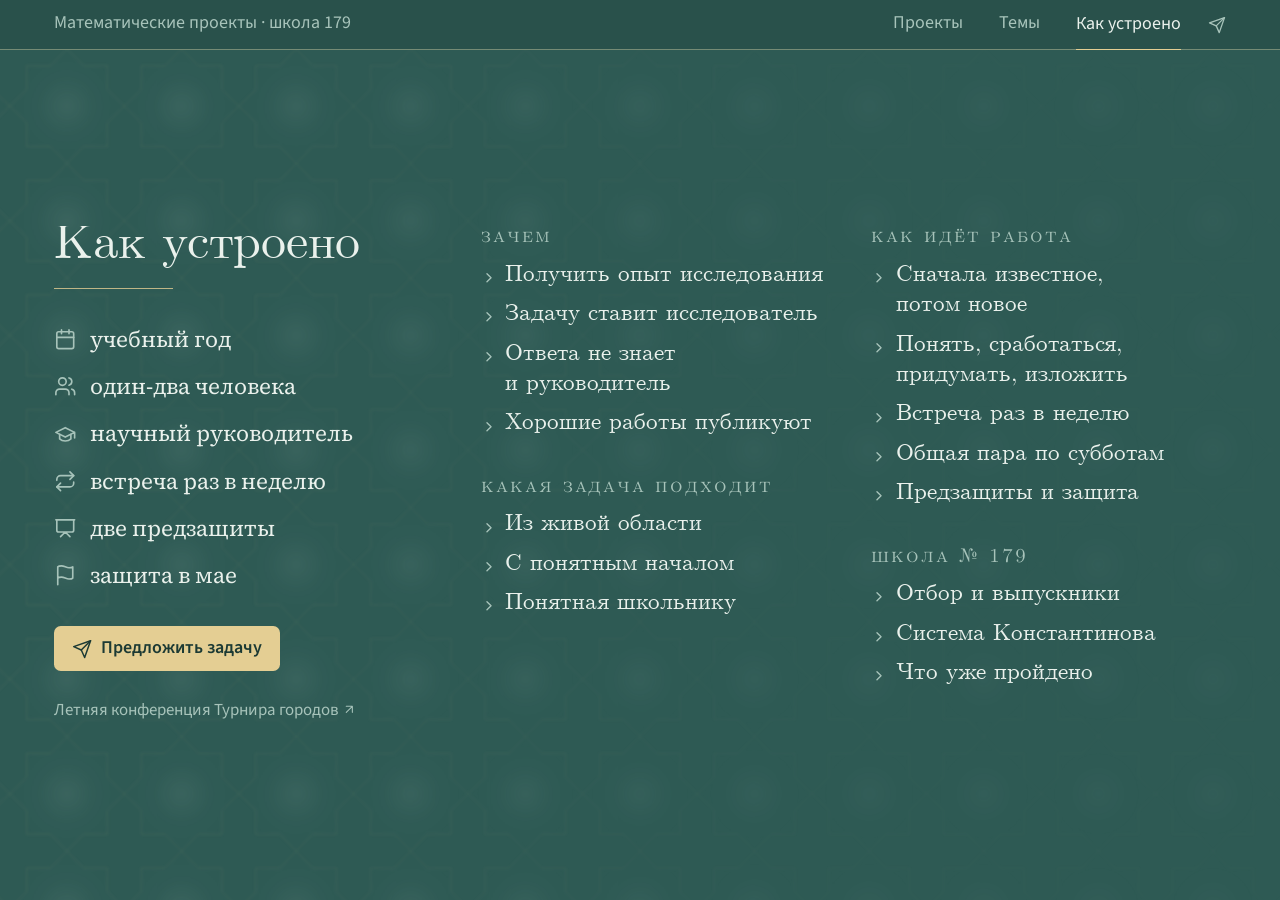
<file: stranica/rukovoditelyam/index.html>
<!doctype html>
<html lang="ru"><meta charset="utf-8"><title>Математические проекты · школа 179</title><meta http-equiv="refresh" content="0; url=../kak-ustroeno/"><link rel="canonical" href="../kak-ustroeno/"><a href="../kak-ustroeno/">Математические проекты · школа 179</a></html>
</file>
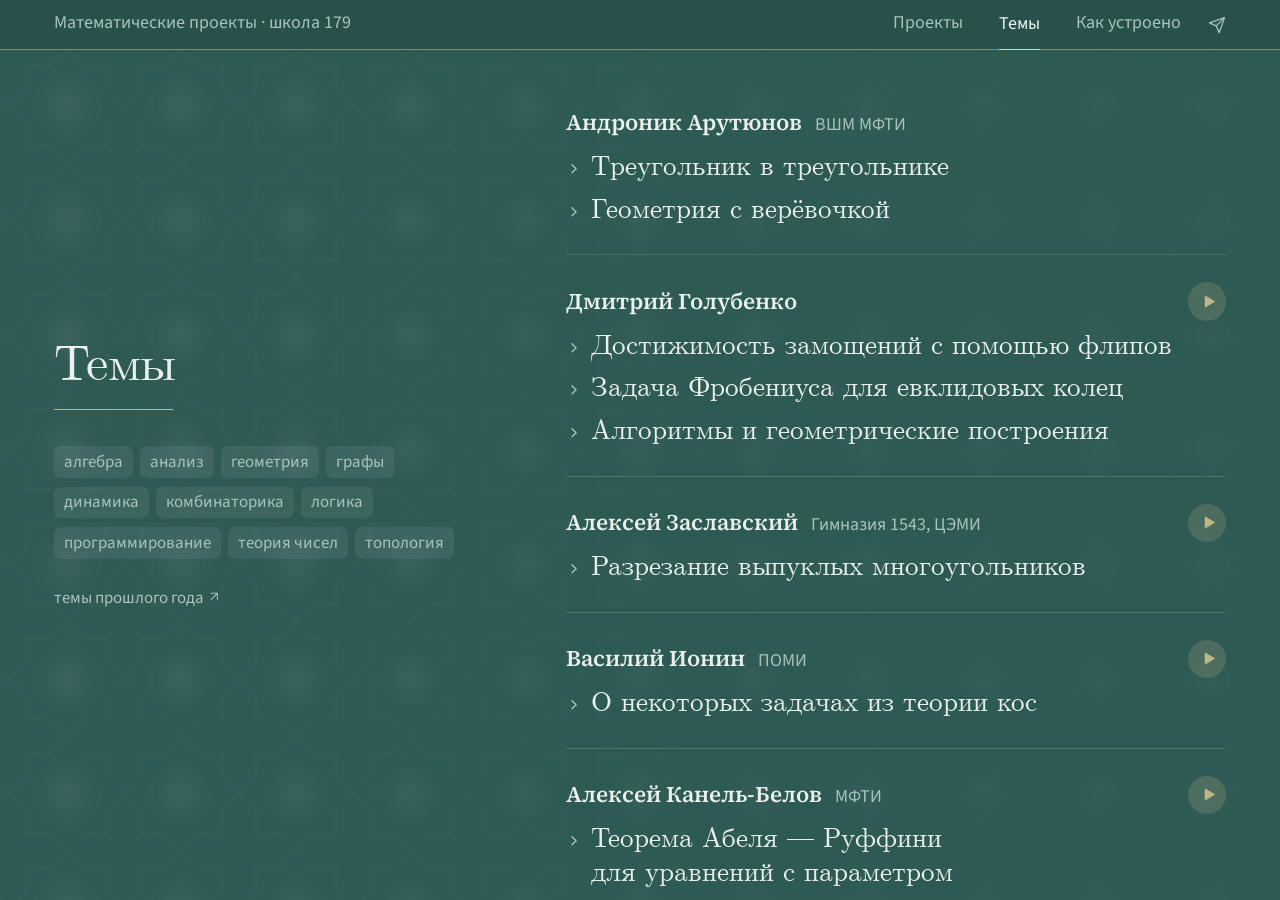
<file: stranica/temy/index.html>
<!doctype html>
<html lang="ru">
<head>
<meta charset="utf-8">
<meta name="viewport" content="width=device-width,initial-scale=1,minimum-scale=1">
<title>Темы · Математические проекты · школа 179</title>
<style>
/* Site style of «Математические проекты · школа 179». Law: stranica/DIZAJN-MANIFEST.md.
   Fonts, scale and spacing are copied from spetsmat-bot «Ключики» (veb/obshchee/karkas.py,
   veb/obshchee/fon.py) with the same numbers. Numbers are layout px; build.py adds the
   width-multiplier copy (masshtab.py). ../ is replaced by the page's path to the site root. */

@font-face{font-family:'Source Sans 3';font-style:normal;font-weight:400;font-display:swap;src:url(../shrifty/source-sans-3-cyrillic-400-normal.woff2) format('woff2');unicode-range:U+0301,U+0400-045F,U+0490-0491,U+04B0-04B1,U+2116}
@font-face{font-family:'Source Sans 3';font-style:normal;font-weight:400;font-display:swap;src:url(../shrifty/source-sans-3-latin-400-normal.woff2) format('woff2');unicode-range:U+0000-00FF,U+0131,U+0152-0153,U+02BB-02BC,U+02C6,U+02DA,U+02DC,U+0304,U+0308,U+0329,U+2000-206F,U+20AC,U+2122,U+2191,U+2193,U+2212,U+2215,U+FEFF,U+FFFD}
@font-face{font-family:'Source Sans 3';font-style:normal;font-weight:600;font-display:swap;src:url(../shrifty/source-sans-3-cyrillic-600-normal.woff2) format('woff2');unicode-range:U+0301,U+0400-045F,U+0490-0491,U+04B0-04B1,U+2116}
@font-face{font-family:'Source Sans 3';font-style:normal;font-weight:600;font-display:swap;src:url(../shrifty/source-sans-3-latin-600-normal.woff2) format('woff2');unicode-range:U+0000-00FF,U+0131,U+0152-0153,U+02BB-02BC,U+02C6,U+02DA,U+02DC,U+0304,U+0308,U+0329,U+2000-206F,U+20AC,U+2122,U+2191,U+2193,U+2212,U+2215,U+FEFF,U+FFFD}
@font-face{font-family:'Source Serif 4';font-style:normal;font-weight:400;font-display:swap;src:url(../shrifty/source-serif-4-cyrillic-400-normal.woff2) format('woff2');unicode-range:U+0301,U+0400-045F,U+0490-0491,U+04B0-04B1,U+2116}
@font-face{font-family:'Source Serif 4';font-style:normal;font-weight:400;font-display:swap;src:url(../shrifty/source-serif-4-latin-400-normal.woff2) format('woff2');unicode-range:U+0000-00FF,U+0131,U+0152-0153,U+02BB-02BC,U+02C6,U+02DA,U+02DC,U+0304,U+0308,U+0329,U+2000-206F,U+20AC,U+2122,U+2191,U+2193,U+2212,U+2215,U+FEFF,U+FFFD}
@font-face{font-family:'Source Serif 4';font-style:normal;font-weight:600;font-display:swap;src:url(../shrifty/source-serif-4-cyrillic-600-normal.woff2) format('woff2');unicode-range:U+0301,U+0400-045F,U+0490-0491,U+04B0-04B1,U+2116}
@font-face{font-family:'Source Serif 4';font-style:normal;font-weight:600;font-display:swap;src:url(../shrifty/source-serif-4-latin-600-normal.woff2) format('woff2');unicode-range:U+0000-00FF,U+0131,U+0152-0153,U+02BB-02BC,U+02C6,U+02DA,U+02DC,U+0304,U+0308,U+0329,U+2000-206F,U+20AC,U+2122,U+2191,U+2193,U+2212,U+2215,U+FEFF,U+FFFD}
@font-face{font-family:'CMU Serif';font-style:normal;font-weight:400;font-display:swap;src:url(../shrifty/cmunrm-kir.woff2) format('woff2')}
@font-face{font-family:'CMU Serif';font-style:normal;font-weight:700;font-display:swap;src:url(../shrifty/cmunbx-kir.woff2) format('woff2')}
@font-face{font-family:'CM Kapitel';font-style:normal;font-weight:400;font-display:swap;src:url(../shrifty/cm-kapitel.woff2) format('woff2')}

/* Palette — the green of the site's first version (owner 22.10: «красивый зелёный цвет, мы его
   уже выбрали»), mapped onto the «Ключики» token names. One scheme: the site is green in light
   and dark mode alike. Scale and spacing — «Ключики» §3.2–3.3. */
:root{--bg:#2E5A54;--panel:#29514B;--text:#EAF1EC;--muted:#A7C3BA;--faint:#7F9F95;--rule:#4A716A;
  --accent:#E4CE93;--accent-soft:#3F6A5F;--chip:#8FC9AE;--chip-tekst:#1C3A34;
  --sans:"Source Sans 3",system-ui,-apple-system,"Helvetica Neue",Arial,sans-serif;
  --serif:"Source Serif 4",Georgia,"Times New Roman",serif;
  --tex:'CMU Serif',KaTeX_Main,var(--serif);
  --k-m:12px;--k-r:16px;--k-ch:20px;--k-k:24px;
  --o1:4px;--o2:8px;--o3:12px;--o4:16px;--o5:24px;--o6:32px;--o7:48px;
  --pole:48px;--h-polosa:44px;--h-knopka:32px;--h-seg:28px;--zn:18px;--r:6px;
  --ten:0 6px 24px rgb(0 0 0 / .25);
  --knopka:color-mix(in srgb,var(--text) 8%,transparent);
  --podlozhka:color-mix(in srgb,var(--bg) 20%,transparent);--podl-kraj:0 0 40px 20px;
  --play:34px;color-scheme:dark}
@media(max-width:760px){:root{--pole:16px;--h-knopka:44px;--h-seg:36px;--zn:20px;--play:38px}}

*{box-sizing:border-box}
html{-webkit-text-size-adjust:100%}
body{margin:0;background:var(--bg);color:var(--text);font:400 var(--k-r)/1.375 var(--sans)}
a{color:var(--accent);text-decoration:none}
p{margin:0}
:focus-visible{outline:2px solid var(--accent);outline-offset:2px}

/* Ornament — one layer under the whole window (uzor.py draws it). */
@media screen{
  body::before{content:"";position:fixed;inset:-6px;z-index:-1;pointer-events:none;
    background:url(../uzor.svg) center/max(100%,133.34vh,1600px) auto no-repeat;
    filter:blur(1.2px)}
  /* No text plate: the ornament is quiet enough (a plate showed as a lighter rectangle). */
}
/* Behind the feed the ornament fades to 40 %: full in the poster half, quiet under the text
   (fresh-eye review 22.10: glow spots at the step of the lines made the text flicker). */
@media screen and (min-width:900px){
  /* Owner 22.10: brighter at the very left, a long gentle fade, never quite gone on the right. */
  body::before{--uz1:30%;--uz2:62%;
    -webkit-mask-image:linear-gradient(90deg,#000 0,rgb(0 0 0/.8) var(--uz1),rgb(0 0 0/.42) var(--uz2),rgb(0 0 0/.34) 100%);
            mask-image:linear-gradient(90deg,#000 0,rgb(0 0 0/.8) var(--uz1),rgb(0 0 0/.42) var(--uz2),rgb(0 0 0/.34) 100%)}
  body.oblozhka::before{--uz1:38%;--uz2:72%}
}
@media screen and (max-width:899px){body::before{opacity:.5}}

/* Strip: one sans, one size; current — ink and a 2 px gold line. */
.polosa{position:sticky;top:0;z-index:40;height:var(--h-polosa);display:flex;align-items:stretch;
  gap:var(--o6);padding:0 var(--pole);background:var(--panel);border-bottom:1px solid var(--rule)}
.polosa a{display:flex;align-items:center;color:var(--muted);font:400 var(--k-r)/22px var(--sans);
  border-bottom:2px solid transparent;margin-bottom:-1px;white-space:nowrap}
.polosa a:hover{color:var(--text)}
.polosa a[aria-current]{color:var(--text);border-bottom-color:var(--accent)}
.polosa .polosa-dom{margin-right:auto}
.polosa-tel{display:none}

/* «афиша + лента»: two halves from 900 px. */
.razvorot{display:grid;grid-template-columns:1fr 1fr}
.afisha{display:flex;flex-direction:column;justify-content:safe center;padding:var(--o6) var(--o7) var(--o6) var(--pole)}
.afisha>.podl{max-width:36rem}
.lenta{display:flex;flex-direction:column;padding:var(--o7) var(--pole) var(--o7) var(--o7)}
.lenta>.lenta-telo{max-width:46rem;width:100%}
@media(min-width:900px){
  body{height:100dvh;overflow:hidden;display:flex;flex-direction:column}
  .razvorot{flex:1;min-height:0}
  .afisha{overflow:hidden}
  .lenta{overflow-y:auto;scroll-behavior:smooth;overscroll-behavior:contain;scrollbar-color:var(--rule) transparent}
  body.oblozhka .lenta{justify-content:center}
  .razvorot{grid-template-columns:2fr 3fr}
  body.oblozhka .razvorot{grid-template-columns:1fr 1fr}   /* the poster title needs half the window */
}
@media(max-width:899px){
  .razvorot{grid-template-columns:1fr}
  .afisha{padding:var(--o6) var(--pole) var(--o5)}
  .lenta{padding:var(--o3) var(--pole) var(--o7)}
}

/* Headings — Computer Modern; the poster size once, on the main page. */
.zag{margin:0;font:400 2.75rem/1.1 var(--tex);letter-spacing:-.005em;color:var(--text)}
.glav-zag{font-size:clamp(2.6rem,min(4.6vw,8vh),4.8rem);line-height:1.04;text-wrap:balance}
.pod{margin:var(--o3) 0 0;padding-top:var(--o3);border-top:1px solid var(--text);
  font:400 1.2rem/1.3 'CM Kapitel',var(--tex);letter-spacing:.08em;color:var(--muted)}
.lid{margin-top:var(--o5);font:400 var(--k-ch)/30px var(--serif);text-wrap:pretty}

/* Year timeline: past — ink with ✓, current — gold, future — pencil with a month. */
.god{list-style:none;margin:var(--o6) 0 0;padding:0;font:400 var(--k-r)/22px var(--sans)}
.god li{position:relative;display:grid;grid-template-columns:9rem 1fr;gap:var(--o3);
  padding:0 0 var(--o2) var(--o5);color:var(--faint)}
.god li::before{content:"";position:absolute;left:4px;top:15px;bottom:-7px;width:1px;background:var(--rule)}
.god li:last-child::before{display:none}
.god li::after{content:"";position:absolute;left:0;top:7px;width:9px;height:9px;border-radius:50%;
  background:var(--bg);border:1px solid currentColor}
.god .kogda{color:inherit}
.god .proshlo{color:var(--text)}
.god .proshlo::after{background:currentColor}
.god .proshlo .kogda{color:var(--muted)}
.god .sejchas{color:var(--accent)}
.god .sejchas::after{background:currentColor;box-shadow:0 0 0 3px color-mix(in srgb,var(--accent) 25%,transparent)}

/* Main page feed: three entries, nothing else. */
.vhody{list-style:none;margin:0;padding:0}
.vhody a{display:flex;align-items:baseline;gap:.3em;padding:var(--o5) 0;border-top:1px solid var(--rule);
  color:var(--text);font:400 clamp(2.2rem,3.4vw,3.4rem)/1.1 var(--tex)}
.vhody li:first-child a{border-top:0}
.vhody a::after{content:"→";font-family:var(--sans);font-size:.55em;color:var(--accent);opacity:0;
  transform:translateX(-.3em);transition:opacity .15s,transform .15s}
.vhody a:hover{color:var(--accent)}
.vhody a:hover::after{opacity:1;transform:none}

/* Cards: two levels — the title is visible, the text opens on a click. */
.kartochka{padding:var(--o5) 0;scroll-margin-top:var(--o4)}
.kartochka:first-child{padding-top:0}
/* A rule only between two visible cards — the tag filter hides cards (no lone rule on top). */
.kartochka:not([hidden])~.kartochka:not([hidden]){border-top:1px solid var(--rule)}
.shapka{display:flex;align-items:center;min-height:var(--play);justify-content:space-between;gap:var(--o4)}
.kto{font:600 var(--k-ch)/28px var(--serif)}
.gde{margin-left:var(--o2);white-space:nowrap;font:400 var(--k-r)/22px var(--sans);color:var(--muted)}
details.raskr{margin-top:var(--o2)}
details.raskr>summary{list-style:none;cursor:pointer;display:flex;align-items:baseline;gap:var(--o2);
  font:400 var(--k-k)/30px var(--tex);color:var(--text)}
details.raskr>summary::-webkit-details-marker{display:none}
details.raskr .nazv{text-wrap:balance}
details.raskr>summary::before{content:"";flex:none;width:14px;height:14px;align-self:flex-start;margin-top:9px;background:var(--muted);
  -webkit-mask:var(--zn-menyu) center/contain no-repeat;mask:var(--zn-menyu) center/contain no-repeat;
  transform:rotate(-90deg);transition:transform .15s}
details.raskr[open]>summary::before{transform:none}
details.raskr>summary:hover{color:var(--accent)}
details.raskr>summary:hover::before{background:var(--accent)}
.tekst{margin:var(--o3) 0 var(--o4) 22px;font:400 18px/28px var(--serif);color:var(--text);text-wrap:pretty}
.tekst p+p{margin-top:var(--o3)}
.chip{display:inline-block;margin-left:var(--o2);padding:0 var(--o2);border-radius:var(--r);background:var(--chip);
  color:var(--chip-tekst);font:400 var(--k-m)/20px var(--sans);vertical-align:middle}

/* Play buttons — the sign everyone knows, no words; the caption appears on hover. */
.video{display:flex;gap:var(--o2);flex:none}
.play{position:relative;display:grid;place-items:center;width:var(--play);height:var(--play);border-radius:50%;
  background:color-mix(in srgb,var(--accent) 16%,transparent);color:color-mix(in srgb,var(--accent) 80%,var(--bg));
  transition:background .15s,color .15s}
.play:hover{background:var(--accent);color:var(--chip-tekst)}
.play::before{content:"";width:40%;height:40%;margin-left:8%;background:currentColor;
  -webkit-mask:var(--zn-play) center/contain no-repeat;mask:var(--zn-play) center/contain no-repeat}
.play::after{content:attr(data-podskazka);position:absolute;bottom:calc(100% + 8px);right:0;z-index:5;
  padding:var(--o1) var(--o2);border-radius:var(--r);background:var(--panel);box-shadow:var(--ten);
  color:var(--text);font:400 var(--k-r)/22px var(--sans);white-space:nowrap;
  opacity:0;pointer-events:none;transform:translateY(4px);transition:opacity .12s,transform .12s}
.play:hover::after,.play:focus-visible::after{opacity:1;transform:none}
:root{
  --zn-play:url("data:image/svg+xml,%3Csvg xmlns='http://www.w3.org/2000/svg' viewBox='0 0 24 24'%3E%3Cpath d='M6 3.5v17a1 1 0 0 0 1.5.86l14-8.5a1 1 0 0 0 0-1.72l-14-8.5A1 1 0 0 0 6 3.5z'/%3E%3C/svg%3E");
  --zn-menyu:url("data:image/svg+xml,%3Csvg xmlns='http://www.w3.org/2000/svg' viewBox='0 0 24 24' fill='none' stroke='%23000' stroke-width='2' stroke-linecap='round' stroke-linejoin='round'%3E%3Cpath d='m6 9 6 6 6-6'/%3E%3C/svg%3E")}

/* Tag filter on /temy/. */
.filtr{display:flex;flex-wrap:wrap;gap:var(--o2);margin-top:var(--o6)}
.filtr button{height:var(--h-seg);padding:0 var(--o3);border:0;border-radius:var(--r);cursor:pointer;
  background:var(--knopka);color:var(--muted);font:400 var(--k-r)/22px var(--sans)}
.filtr button:hover{color:var(--text)}
.filtr button[aria-pressed=true]{background:var(--accent);color:var(--chip-tekst)}
.kartochka[hidden]{display:none}

/* Project card: title opens the announcement; people under the title. */
.proekt>details.raskr{margin-top:0}
.proekt>details.raskr>summary{font-size:28px;line-height:34px}
.lyudi{margin:var(--o1) 0 0 22px;display:flex;flex-wrap:wrap;gap:0 var(--o4);
  font:400 17px/26px var(--serif);color:var(--muted)}
.lyudi .shk{color:var(--text)}
.lyudi a{color:var(--muted)}
.lyudi a:hover{color:var(--accent)}
.etapy{list-style:none;margin:var(--o3) 0 0 22px;padding:0;display:flex;flex-wrap:wrap;gap:var(--o1) var(--o5);
  font:400 var(--k-r)/22px var(--sans);color:var(--faint)}
.etapy .proshlo{color:var(--text)}
.etapy .sejchas{color:var(--accent)}

/* Phone: the strip shows the current section; the rest opens under it. */
@media(max-width:760px){
  .polosa{gap:0}
  .polosa>a{display:none}
  .polosa-tel{display:block;position:relative;flex:1}
  .polosa-tel>summary{list-style:none;display:flex;align-items:center;gap:var(--o1);height:100%;cursor:pointer;
    font:600 var(--k-ch)/28px var(--sans);color:var(--text)}
  .polosa-tel>summary::-webkit-details-marker{display:none}
  .polosa-tel>summary::after{content:"";width:20px;height:20px;background:var(--muted);
    -webkit-mask:var(--zn-menyu) center/contain no-repeat;mask:var(--zn-menyu) center/contain no-repeat}
  .polosa-tel[open]>summary::after{transform:rotate(180deg)}
  .polosa-tel nav{position:absolute;top:100%;left:calc(-1 * var(--pole));right:calc(-1 * var(--pole));
    background:var(--panel);box-shadow:var(--ten);border-top:1px solid var(--rule);padding:var(--o1) 0}
  .polosa-tel nav a{display:flex;align-items:center;height:44px;padding:0 var(--pole);color:var(--muted);font-size:var(--k-ch)}
  .polosa-tel nav a[aria-current]{color:var(--text);box-shadow:inset 2px 0 0 var(--accent)}
  .glav-zag{font-size:2.5rem}
  .zag{font-size:2.2rem}
  .pod{font-size:1.05rem}
  .lid{font-size:19px;line-height:28px}
  .vhody a{font-size:2rem;padding:var(--o4) 0}
  .vhody a::after{opacity:1;transform:none}
  details.raskr>summary{font-size:22px;line-height:28px}
  .proekt>details.raskr>summary{font-size:24px;line-height:30px}
  .tekst{margin-left:22px}
}

/* Project summary: chevron | title, people on the next line. */
.proekt details.raskr>summary{display:grid;grid-template-columns:14px 1fr;column-gap:var(--o2);align-items:baseline}
.proekt details.raskr>summary::before{align-self:start;margin-top:11px}
.proekt .lyudi{grid-column:2;margin-left:0}
.proekt .tekst,.proekt .etapy{margin-left:22px}

.f{font-family:var(--serif);white-space:nowrap}
.f i{font-style:italic}
@media(max-width:760px){details.raskr>summary::before{margin-top:8px}.proekt details.raskr>summary::before{margin-top:9px}}

/* Icons (Lucide, inline). */
.ik{width:var(--zn);height:var(--zn);flex:none}

/* Telegram channel — an icon at the right end of the strip, on every page. */
.polosa-kanal{display:flex;align-items:center;color:var(--muted)}
.polosa-kanal:hover{color:var(--accent)}
.polosa-kanal .ik{width:20px;height:20px}
@media(max-width:760px){.polosa>a.polosa-kanal{display:flex;padding:0 0 0 var(--o4)}}

/* Year timeline: a short hint on hover or tap (focus). */
.god{width:max-content;max-width:100%}
.god li{cursor:default;outline-offset:4px}
.god .et{text-decoration:underline dotted color-mix(in srgb,currentColor 45%,transparent);text-underline-offset:.25em}
.god .pods{position:absolute;left:var(--o5);top:calc(100% - 2px);width:20rem;padding:var(--o2) var(--o3);
  border-radius:var(--r);background:var(--panel);box-shadow:var(--ten);color:var(--text);
  font:400 var(--k-r)/22px var(--sans);opacity:0;pointer-events:none;transform:translateY(-4px);
  transition:opacity .12s,transform .12s;z-index:5}
.god li:hover .pods,.god li:focus .pods{opacity:1;transform:none}
@media(max-width:899px){
  .god{width:auto}
  .god .pods{position:static;grid-column:1/-1;width:auto;display:none;margin-top:var(--o1);transform:none;opacity:1}
  .god li:focus .pods{display:block}
}

/* «Как устроено»: facts with icons in the poster; theses in the feed. */
.fakty{list-style:none;margin:var(--o6) 0 0;padding:0;display:grid;grid-template-columns:1fr;gap:var(--o4);
  font:400 var(--k-ch)/26px var(--serif)}
.fakty li{display:flex;align-items:center;gap:var(--o3)}
.fakty .ik{width:20px;height:20px;color:var(--muted)}
.razdel+.razdel{margin-top:var(--o6)}
.razdel-zag{margin:0 0 var(--o2);font:400 1.1rem/1.3 'CM Kapitel',var(--tex);letter-spacing:.08em;text-transform:lowercase;color:var(--muted)}
.razdel details.raskr>summary{font-size:22px;line-height:30px}
.shema{display:grid;grid-template-columns:auto 1fr;gap:var(--o1) var(--o4);margin:var(--o4) 0 0 22px;
  font:400 var(--k-r)/24px var(--sans);color:var(--muted)}
.shema>div{display:contents}
.shema .kto-otv{color:var(--text);font-weight:600}
.razobrano{margin:var(--o3) 0 var(--o2) 22px;font:400 var(--k-r)/24px var(--sans)}
.razobrano dt{color:var(--text);font-weight:600;margin-top:var(--o2)}
.razobrano dd{margin:0;color:var(--muted)}
.mal-ryad{display:flex;gap:var(--o4);margin:0 0 var(--o2) 22px}
.mal{display:inline-flex;align-items:center;gap:var(--o1);font:400 var(--k-r)/22px var(--sans);color:var(--accent)}
.kontakt{display:inline-flex;align-items:center;gap:var(--o2);margin-top:var(--o3);
  font:400 22px/30px var(--tex);color:var(--accent)}
.vnesh{display:block;margin-top:var(--o3);font:400 22px/30px var(--tex);color:var(--accent)}
.vnesh .ik{display:inline-block;vertical-align:-.12em}
.kontakt .ik{width:22px;height:22px}
@media(max-width:760px){
  .fakty{grid-template-columns:1fr;font-size:18px}
  .shema{grid-template-columns:1fr}
  .razdel details.raskr>summary{font-size:20px;line-height:27px}
}

/* «Темы»: the title resets the tag filter (owner 23.10: no «все» button). */
.sbros{all:unset;cursor:default}
body.otbor .sbros{cursor:pointer}
body.otbor .sbros:hover{color:var(--accent)}
.sbros:focus-visible{outline:2px solid var(--accent);outline-offset:4px}
.filtr{gap:var(--o2) 6px}
.filtr button{padding:0 10px}

/* «Как устроено»: the call to bring a problem — a button in the poster. */
.kn-glav{display:inline-flex;align-items:center;gap:var(--o2);margin-top:var(--o6);height:40px;padding:0 var(--o4);
  border-radius:var(--r);background:var(--accent);color:var(--chip-tekst);font:600 var(--k-r)/22px var(--sans);width:max-content}
.kn-glav:hover{background:color-mix(in srgb,var(--accent) 85%,var(--text))}
.kn-glav .ik{width:18px;height:18px}
/* Two columns of sections on a wide window: the page reads in one screen. */
@media(min-width:900px){
  body.str-ustr .lenta-telo{max-width:none}
  body.str-ustr .kolonki{display:grid;grid-template-columns:1fr 1fr;column-gap:var(--o6);align-items:start}
  body.str-ustr .razdel{break-inside:avoid;margin:0 0 var(--o6)}
  body.str-ustr .razdel+.razdel{margin-top:0}
  body.str-ustr .razdel details.raskr>summary{font-size:20px;line-height:27px}
}
/* «Проекты»: six cards in one screen on a laptop. */
@media(min-width:900px){
  .proekt.kartochka{padding:var(--o4) 0}
  .proekt.kartochka:first-child{padding-top:0}
  .proekt>details.raskr>summary{font-size:26px;line-height:32px}
}
/* Round 23.10: tags in three lines; «Как устроено» — the feed takes two thirds. */
.filtr button{padding:0 9px;font-size:15px}
@media(min-width:900px){
  body.str-ustr .razvorot{grid-template-columns:1fr 2fr}
  body.str-ustr .vnesh{font-size:20px;line-height:27px;margin-top:var(--o2)}
}
@media(min-width:900px){
  body.str-ustr .razdel details.raskr>summary{font-size:19px;line-height:26px}
  body.str-ustr .razdel details.raskr .nazv{text-wrap:pretty}
}

/* ── Round 23.10 «Изразец». The main page is a title page on the gold-grout tile (uzor.py →
   uzor-oblozhka.svg); the other pages take two of its devices: the gold rule under the title
   and a hairline gold edge of the strip. */
body.oblozhka::before{background-image:url(../uzor-oblozhka.svg);filter:none;-webkit-mask-image:none;mask-image:none;opacity:1}
body.oblozhka::after{content:"";position:fixed;inset:0;z-index:-1;pointer-events:none;
  background:radial-gradient(ellipse 50% 38% at 50% 52%,var(--bg) 0,color-mix(in srgb,var(--bg) 80%,transparent) 50%,transparent 100%)}
main.titul{min-height:calc(100dvh - var(--h-polosa));display:grid;place-items:center;padding:var(--o6) var(--pole);text-align:center}
@media(min-width:900px){body.oblozhka{height:100dvh;overflow:hidden}}
.titul-zag{margin:0;font:400 clamp(2.4rem,min(6.4vw,10vh),6.6rem)/1.02 var(--tex);letter-spacing:-.01em;color:var(--text)}
.titul-linejka{width:min(100%,34em);height:1px;margin:clamp(14px,2.4vh,26px) auto;background:var(--accent);opacity:.85}
.titul-pod{font:400 clamp(1rem,1.5vw,1.45rem)/1.3 'CM Kapitel',var(--tex);letter-spacing:.14em;color:var(--muted)}
@media(max-width:760px){.titul-zag{font-size:2.2rem}.titul-pod{font-size:.95rem;letter-spacing:.1em}}

/* Inner pages: the title gets the cover's gold rule; the strip a gold hairline edge. */
.afisha .zag::after{content:"";display:block;width:2.4em;height:1px;margin-top:.32em;background:var(--accent);opacity:.8}
.polosa{border-bottom-color:color-mix(in srgb,var(--accent) 28%,var(--rule))}
.polosa a[aria-current]{border-bottom-width:1px}

/* ── Round 23.10 «Как устроено»: the poster and both columns start on one line, the whole spread
   is centred in the window; the school sits apart under the third section; two small links below. */
@media(min-width:900px){
  /* owner 23.10: the two columns are shorter than the poster — centred against it */
  body.str-ustr .razvorot{align-content:center;align-items:center}
  body.str-ustr .afisha,body.str-ustr .lenta{height:auto;padding-top:0;padding-bottom:0;justify-content:flex-start}
  /* opened folds scroll inside the feed, never past the window */
  body.str-ustr .lenta{overflow-y:auto;max-height:calc(100dvh - var(--h-polosa) - var(--o6))}
  body.str-ustr .afisha>.podl{margin-top:0}
}
body.str-ustr .zag{margin-top:-.18em}   /* cap line of the big title on the line of the small-caps heads */
.otdelno{margin-top:var(--o5)}
.ssylki-niz{margin:var(--o6) 0 0;font:400 var(--k-r)/22px var(--sans);color:var(--muted)}
.ssylki-niz .ik{width:13px;height:13px;vertical-align:-1px}

/* Inner pages: the cover's gold grout, muted — the same tile on every page. */
body:not(.oblozhka)::before{background-image:url(../uzor-oblozhka.svg);opacity:.55}

/* ── Final round 23.10. Strip: the Telegram icon sits on the text line, the height of lower-case. */
.polosa-kanal .ik{width:16px;height:16px;transform:translateY(1px)}
.polosa-kanal{margin-left:calc(-1 * var(--o2))}
/* Small links live in the poster, under the main control of the page. */
.afisha .ssylki-niz{margin-top:var(--o5);font-size:15px}
.ssylki-niz a{color:var(--muted)}
.ssylki-niz a:hover{color:var(--accent)}

/* ═══ TYPE SCALE — the whole site (final audit 23.10). Four families, each with a fixed set:
   CMU Serif   — poster (cover title) · 44 page title · 24 title of a topic/project · 20 thesis
   CM Kapitel  — one size 1.1rem, spacing .1em: cover subtitle and section heads
   Source Serif 4 — 18 text and people · 20 poster facts; 600 only for a leader's name
   Source Sans 3  — 16 interface · 15 service (tags, small links); 600 only for the one button
   Phone: 22 titles, 20 theses; everything else as above. Rules below win over earlier ones. */
.titul-zag,.zag{letter-spacing:-.005em}
.titul-pod,.razdel-zag,.pod,.podzag{font-size:1.1rem;letter-spacing:.1em}
details.raskr>summary,.proekt>details.raskr>summary{font-size:24px;line-height:30px}
@media(min-width:900px){.proekt>details.raskr>summary{font-size:24px;line-height:30px}}
.razdel details.raskr>summary,body.str-ustr .razdel details.raskr>summary{font-size:20px;line-height:27px}
.lyudi{font-size:18px;line-height:26px}
.razobrano dt{font-weight:400}
@media(max-width:760px){
  details.raskr>summary,.proekt>details.raskr>summary{font-size:22px;line-height:28px}
  .razdel details.raskr>summary{font-size:20px;line-height:27px}
  .titul-pod{font-size:1rem;letter-spacing:.1em}
}

</style><style data-masshtab>@media (min-width:1200px){:root{--m:1.125}@media (min-width:1440px){:root{--m:1.25}}@media (min-width:1680px){:root{--m:1.375}}@media (min-width:1920px){:root{--m:1.5}}@media (min-width:2560px){:root{--m:1.75}}html{font-size:calc(100% * var(--m))}


:root{--bg:#2E5A54;--panel:#29514B;--text:#EAF1EC;--muted:#A7C3BA;--faint:#7F9F95;--rule:#4A716A;
  --accent:#E4CE93;--accent-soft:#3F6A5F;--chip:#8FC9AE;--chip-tekst:#1C3A34;
  --sans:"Source Sans 3",system-ui,-apple-system,"Helvetica Neue",Arial,sans-serif;
  --serif:"Source Serif 4",Georgia,"Times New Roman",serif;
  --tex:'CMU Serif',KaTeX_Main,var(--serif);
  --k-m:calc(12px * var(--m));--k-r:calc(16px * var(--m));--k-ch:calc(20px * var(--m));--k-k:calc(24px * var(--m));
  --o1:calc(4px * var(--m));--o2:calc(8px * var(--m));--o3:calc(12px * var(--m));--o4:calc(16px * var(--m));--o5:calc(24px * var(--m));--o6:calc(32px * var(--m));--o7:calc(48px * var(--m));
  --pole:calc(48px * var(--m));--h-polosa:calc(44px * var(--m));--h-knopka:calc(32px * var(--m));--h-seg:calc(28px * var(--m));--zn:calc(18px * var(--m));--r:calc(6px * var(--m));
  --ten:0 calc(6px * var(--m)) calc(24px * var(--m)) rgb(0 0 0 / .25);
  --knopka:color-mix(in srgb,var(--text) 8%,transparent);
  --podlozhka:color-mix(in srgb,var(--bg) 20%,transparent);--podl-kraj:0 0 calc(40px * var(--m)) calc(20px * var(--m));
  --play:calc(34px * var(--m));color-scheme:dark}
@media(max-width:760px){:root{--pole:calc(16px * var(--m));--h-knopka:calc(44px * var(--m));--h-seg:calc(36px * var(--m));--zn:calc(20px * var(--m));--play:calc(38px * var(--m))}}

*{box-sizing:border-box}
html{-webkit-text-size-adjust:100%}
body{margin:0;background:var(--bg);color:var(--text);font:400 var(--k-r)/1.375 var(--sans)}
a{color:var(--accent);text-decoration:none}
p{margin:0}
:focus-visible{outline:calc(2px * var(--m)) solid var(--accent);outline-offset:calc(2px * var(--m))}


@media screen{
  body::before{content:"";position:fixed;inset:calc(-6px * var(--m));z-index:-1;pointer-events:none;
    background:url(../uzor.svg) center/max(100%,133.34vh,calc(1600px * var(--m))) auto no-repeat;
    filter:blur(calc(1.2px * var(--m)))}
  
}

@media screen and (min-width:900px){
  
  body::before{--uz1:30%;--uz2:62%;
    -webkit-mask-image:linear-gradient(90deg,#000 0,rgb(0 0 0/.8) var(--uz1),rgb(0 0 0/.42) var(--uz2),rgb(0 0 0/.34) 100%);
            mask-image:linear-gradient(90deg,#000 0,rgb(0 0 0/.8) var(--uz1),rgb(0 0 0/.42) var(--uz2),rgb(0 0 0/.34) 100%)}
  body.oblozhka::before{--uz1:38%;--uz2:72%}
}
@media screen and (max-width:899px){body::before{opacity:.5}}


.polosa{position:sticky;top:0;z-index:40;height:var(--h-polosa);display:flex;align-items:stretch;
  gap:var(--o6);padding:0 var(--pole);background:var(--panel);border-bottom:calc(1px * var(--m)) solid var(--rule)}
.polosa a{display:flex;align-items:center;color:var(--muted);font:400 var(--k-r)/calc(22px * var(--m)) var(--sans);
  border-bottom:calc(2px * var(--m)) solid transparent;margin-bottom:calc(-1px * var(--m));white-space:nowrap}
.polosa a:hover{color:var(--text)}
.polosa a[aria-current]{color:var(--text);border-bottom-color:var(--accent)}
.polosa .polosa-dom{margin-right:auto}
.polosa-tel{display:none}


.razvorot{display:grid;grid-template-columns:1fr 1fr}
.afisha{display:flex;flex-direction:column;justify-content:safe center;padding:var(--o6) var(--o7) var(--o6) var(--pole)}
.afisha>.podl{max-width:36rem}
.lenta{display:flex;flex-direction:column;padding:var(--o7) var(--pole) var(--o7) var(--o7)}
.lenta>.lenta-telo{max-width:46rem;width:100%}
@media(min-width:900px){
  body{height:100dvh;overflow:hidden;display:flex;flex-direction:column}
  .razvorot{flex:1;min-height:0}
  .afisha{overflow:hidden}
  .lenta{overflow-y:auto;scroll-behavior:smooth;overscroll-behavior:contain;scrollbar-color:var(--rule) transparent}
  body.oblozhka .lenta{justify-content:center}
  .razvorot{grid-template-columns:2fr 3fr}
  body.oblozhka .razvorot{grid-template-columns:1fr 1fr}   
}
@media(max-width:899px){
  .razvorot{grid-template-columns:1fr}
  .afisha{padding:var(--o6) var(--pole) var(--o5)}
  .lenta{padding:var(--o3) var(--pole) var(--o7)}
}


.zag{margin:0;font:400 2.75rem/1.1 var(--tex);letter-spacing:-.005em;color:var(--text)}
.glav-zag{font-size:clamp(2.6rem,min(4.6vw,8vh),4.8rem);line-height:1.04;text-wrap:balance}
.pod{margin:var(--o3) 0 0;padding-top:var(--o3);border-top:calc(1px * var(--m)) solid var(--text);
  font:400 1.2rem/1.3 'CM Kapitel',var(--tex);letter-spacing:.08em;color:var(--muted)}
.lid{margin-top:var(--o5);font:400 var(--k-ch)/calc(30px * var(--m)) var(--serif);text-wrap:pretty}


.god{list-style:none;margin:var(--o6) 0 0;padding:0;font:400 var(--k-r)/calc(22px * var(--m)) var(--sans)}
.god li{position:relative;display:grid;grid-template-columns:9rem 1fr;gap:var(--o3);
  padding:0 0 var(--o2) var(--o5);color:var(--faint)}
.god li::before{content:"";position:absolute;left:calc(4px * var(--m));top:calc(15px * var(--m));bottom:calc(-7px * var(--m));width:calc(1px * var(--m));background:var(--rule)}
.god li:last-child::before{display:none}
.god li::after{content:"";position:absolute;left:0;top:calc(7px * var(--m));width:calc(9px * var(--m));height:calc(9px * var(--m));border-radius:50%;
  background:var(--bg);border:calc(1px * var(--m)) solid currentColor}
.god .kogda{color:inherit}
.god .proshlo{color:var(--text)}
.god .proshlo::after{background:currentColor}
.god .proshlo .kogda{color:var(--muted)}
.god .sejchas{color:var(--accent)}
.god .sejchas::after{background:currentColor;box-shadow:0 0 0 calc(3px * var(--m)) color-mix(in srgb,var(--accent) 25%,transparent)}


.vhody{list-style:none;margin:0;padding:0}
.vhody a{display:flex;align-items:baseline;gap:.3em;padding:var(--o5) 0;border-top:calc(1px * var(--m)) solid var(--rule);
  color:var(--text);font:400 clamp(2.2rem,3.4vw,3.4rem)/1.1 var(--tex)}
.vhody li:first-child a{border-top:0}
.vhody a::after{content:"→";font-family:var(--sans);font-size:.55em;color:var(--accent);opacity:0;
  transform:translateX(-.3em);transition:opacity .15s,transform .15s}
.vhody a:hover{color:var(--accent)}
.vhody a:hover::after{opacity:1;transform:none}


.kartochka{padding:var(--o5) 0;scroll-margin-top:var(--o4)}
.kartochka:first-child{padding-top:0}

.kartochka:not([hidden])~.kartochka:not([hidden]){border-top:calc(1px * var(--m)) solid var(--rule)}
.shapka{display:flex;align-items:center;min-height:var(--play);justify-content:space-between;gap:var(--o4)}
.kto{font:600 var(--k-ch)/calc(28px * var(--m)) var(--serif)}
.gde{margin-left:var(--o2);white-space:nowrap;font:400 var(--k-r)/calc(22px * var(--m)) var(--sans);color:var(--muted)}
details.raskr{margin-top:var(--o2)}
details.raskr>summary{list-style:none;cursor:pointer;display:flex;align-items:baseline;gap:var(--o2);
  font:400 var(--k-k)/calc(30px * var(--m)) var(--tex);color:var(--text)}
details.raskr>summary::-webkit-details-marker{display:none}
details.raskr .nazv{text-wrap:balance}
details.raskr>summary::before{content:"";flex:none;width:calc(14px * var(--m));height:calc(14px * var(--m));align-self:flex-start;margin-top:calc(9px * var(--m));background:var(--muted);
  -webkit-mask:var(--zn-menyu) center/contain no-repeat;mask:var(--zn-menyu) center/contain no-repeat;
  transform:rotate(-90deg);transition:transform .15s}
details.raskr[open]>summary::before{transform:none}
details.raskr>summary:hover{color:var(--accent)}
details.raskr>summary:hover::before{background:var(--accent)}
.tekst{margin:var(--o3) 0 var(--o4) calc(22px * var(--m));font:400 calc(18px * var(--m))/calc(28px * var(--m)) var(--serif);color:var(--text);text-wrap:pretty}
.tekst p+p{margin-top:var(--o3)}
.chip{display:inline-block;margin-left:var(--o2);padding:0 var(--o2);border-radius:var(--r);background:var(--chip);
  color:var(--chip-tekst);font:400 var(--k-m)/calc(20px * var(--m)) var(--sans);vertical-align:middle}


.video{display:flex;gap:var(--o2);flex:none}
.play{position:relative;display:grid;place-items:center;width:var(--play);height:var(--play);border-radius:50%;
  background:color-mix(in srgb,var(--accent) 16%,transparent);color:color-mix(in srgb,var(--accent) 80%,var(--bg));
  transition:background .15s,color .15s}
.play:hover{background:var(--accent);color:var(--chip-tekst)}
.play::before{content:"";width:40%;height:40%;margin-left:8%;background:currentColor;
  -webkit-mask:var(--zn-play) center/contain no-repeat;mask:var(--zn-play) center/contain no-repeat}
.play::after{content:attr(data-podskazka);position:absolute;bottom:calc(100% + calc(8px * var(--m)));right:0;z-index:5;
  padding:var(--o1) var(--o2);border-radius:var(--r);background:var(--panel);box-shadow:var(--ten);
  color:var(--text);font:400 var(--k-r)/calc(22px * var(--m)) var(--sans);white-space:nowrap;
  opacity:0;pointer-events:none;transform:translateY(calc(4px * var(--m)));transition:opacity .12s,transform .12s}
.play:hover::after,.play:focus-visible::after{opacity:1;transform:none}
:root{
  --zn-play:url("data:image/svg+xml,%3Csvg xmlns='http://www.w3.org/2000/svg' viewBox='0 0 24 24'%3E%3Cpath d='M6 3.5v17a1 1 0 0 0 1.5.86l14-8.5a1 1 0 0 0 0-1.72l-14-8.5A1 1 0 0 0 6 3.5z'/%3E%3C/svg%3E");
  --zn-menyu:url("data:image/svg+xml,%3Csvg xmlns='http://www.w3.org/2000/svg' viewBox='0 0 24 24' fill='none' stroke='%23000' stroke-width='2' stroke-linecap='round' stroke-linejoin='round'%3E%3Cpath d='m6 9 6 6 6-6'/%3E%3C/svg%3E")}


.filtr{display:flex;flex-wrap:wrap;gap:var(--o2);margin-top:var(--o6)}
.filtr button{height:var(--h-seg);padding:0 var(--o3);border:0;border-radius:var(--r);cursor:pointer;
  background:var(--knopka);color:var(--muted);font:400 var(--k-r)/calc(22px * var(--m)) var(--sans)}
.filtr button:hover{color:var(--text)}
.filtr button[aria-pressed=true]{background:var(--accent);color:var(--chip-tekst)}
.kartochka[hidden]{display:none}


.proekt>details.raskr{margin-top:0}
.proekt>details.raskr>summary{font-size:calc(28px * var(--m));line-height:calc(34px * var(--m))}
.lyudi{margin:var(--o1) 0 0 calc(22px * var(--m));display:flex;flex-wrap:wrap;gap:0 var(--o4);
  font:400 calc(17px * var(--m))/calc(26px * var(--m)) var(--serif);color:var(--muted)}
.lyudi .shk{color:var(--text)}
.lyudi a{color:var(--muted)}
.lyudi a:hover{color:var(--accent)}
.etapy{list-style:none;margin:var(--o3) 0 0 calc(22px * var(--m));padding:0;display:flex;flex-wrap:wrap;gap:var(--o1) var(--o5);
  font:400 var(--k-r)/calc(22px * var(--m)) var(--sans);color:var(--faint)}
.etapy .proshlo{color:var(--text)}
.etapy .sejchas{color:var(--accent)}


@media(max-width:760px){
  .polosa{gap:0}
  .polosa>a{display:none}
  .polosa-tel{display:block;position:relative;flex:1}
  .polosa-tel>summary{list-style:none;display:flex;align-items:center;gap:var(--o1);height:100%;cursor:pointer;
    font:600 var(--k-ch)/calc(28px * var(--m)) var(--sans);color:var(--text)}
  .polosa-tel>summary::-webkit-details-marker{display:none}
  .polosa-tel>summary::after{content:"";width:calc(20px * var(--m));height:calc(20px * var(--m));background:var(--muted);
    -webkit-mask:var(--zn-menyu) center/contain no-repeat;mask:var(--zn-menyu) center/contain no-repeat}
  .polosa-tel[open]>summary::after{transform:rotate(180deg)}
  .polosa-tel nav{position:absolute;top:100%;left:calc(-1 * var(--pole));right:calc(-1 * var(--pole));
    background:var(--panel);box-shadow:var(--ten);border-top:calc(1px * var(--m)) solid var(--rule);padding:var(--o1) 0}
  .polosa-tel nav a{display:flex;align-items:center;height:calc(44px * var(--m));padding:0 var(--pole);color:var(--muted);font-size:var(--k-ch)}
  .polosa-tel nav a[aria-current]{color:var(--text);box-shadow:inset calc(2px * var(--m)) 0 0 var(--accent)}
  .glav-zag{font-size:2.5rem}
  .zag{font-size:2.2rem}
  .pod{font-size:1.05rem}
  .lid{font-size:calc(19px * var(--m));line-height:calc(28px * var(--m))}
  .vhody a{font-size:2rem;padding:var(--o4) 0}
  .vhody a::after{opacity:1;transform:none}
  details.raskr>summary{font-size:calc(22px * var(--m));line-height:calc(28px * var(--m))}
  .proekt>details.raskr>summary{font-size:calc(24px * var(--m));line-height:calc(30px * var(--m))}
  .tekst{margin-left:calc(22px * var(--m))}
}


.proekt details.raskr>summary{display:grid;grid-template-columns:calc(14px * var(--m)) 1fr;column-gap:var(--o2);align-items:baseline}
.proekt details.raskr>summary::before{align-self:start;margin-top:calc(11px * var(--m))}
.proekt .lyudi{grid-column:2;margin-left:0}
.proekt .tekst,.proekt .etapy{margin-left:calc(22px * var(--m))}

.f{font-family:var(--serif);white-space:nowrap}
.f i{font-style:italic}
@media(max-width:760px){details.raskr>summary::before{margin-top:calc(8px * var(--m))}.proekt details.raskr>summary::before{margin-top:calc(9px * var(--m))}}


.ik{width:var(--zn);height:var(--zn);flex:none}


.polosa-kanal{display:flex;align-items:center;color:var(--muted)}
.polosa-kanal:hover{color:var(--accent)}
.polosa-kanal .ik{width:calc(20px * var(--m));height:calc(20px * var(--m))}
@media(max-width:760px){.polosa>a.polosa-kanal{display:flex;padding:0 0 0 var(--o4)}}


.god{width:max-content;max-width:100%}
.god li{cursor:default;outline-offset:calc(4px * var(--m))}
.god .et{text-decoration:underline dotted color-mix(in srgb,currentColor 45%,transparent);text-underline-offset:.25em}
.god .pods{position:absolute;left:var(--o5);top:calc(100% - calc(2px * var(--m)));width:20rem;padding:var(--o2) var(--o3);
  border-radius:var(--r);background:var(--panel);box-shadow:var(--ten);color:var(--text);
  font:400 var(--k-r)/calc(22px * var(--m)) var(--sans);opacity:0;pointer-events:none;transform:translateY(calc(-4px * var(--m)));
  transition:opacity .12s,transform .12s;z-index:5}
.god li:hover .pods,.god li:focus .pods{opacity:1;transform:none}
@media(max-width:899px){
  .god{width:auto}
  .god .pods{position:static;grid-column:1/-1;width:auto;display:none;margin-top:var(--o1);transform:none;opacity:1}
  .god li:focus .pods{display:block}
}


.fakty{list-style:none;margin:var(--o6) 0 0;padding:0;display:grid;grid-template-columns:1fr;gap:var(--o4);
  font:400 var(--k-ch)/calc(26px * var(--m)) var(--serif)}
.fakty li{display:flex;align-items:center;gap:var(--o3)}
.fakty .ik{width:calc(20px * var(--m));height:calc(20px * var(--m));color:var(--muted)}
.razdel+.razdel{margin-top:var(--o6)}
.razdel-zag{margin:0 0 var(--o2);font:400 1.1rem/1.3 'CM Kapitel',var(--tex);letter-spacing:.08em;text-transform:lowercase;color:var(--muted)}
.razdel details.raskr>summary{font-size:calc(22px * var(--m));line-height:calc(30px * var(--m))}
.shema{display:grid;grid-template-columns:auto 1fr;gap:var(--o1) var(--o4);margin:var(--o4) 0 0 calc(22px * var(--m));
  font:400 var(--k-r)/calc(24px * var(--m)) var(--sans);color:var(--muted)}
.shema>div{display:contents}
.shema .kto-otv{color:var(--text);font-weight:600}
.razobrano{margin:var(--o3) 0 var(--o2) calc(22px * var(--m));font:400 var(--k-r)/calc(24px * var(--m)) var(--sans)}
.razobrano dt{color:var(--text);font-weight:600;margin-top:var(--o2)}
.razobrano dd{margin:0;color:var(--muted)}
.mal-ryad{display:flex;gap:var(--o4);margin:0 0 var(--o2) calc(22px * var(--m))}
.mal{display:inline-flex;align-items:center;gap:var(--o1);font:400 var(--k-r)/calc(22px * var(--m)) var(--sans);color:var(--accent)}
.kontakt{display:inline-flex;align-items:center;gap:var(--o2);margin-top:var(--o3);
  font:400 calc(22px * var(--m))/calc(30px * var(--m)) var(--tex);color:var(--accent)}
.vnesh{display:block;margin-top:var(--o3);font:400 calc(22px * var(--m))/calc(30px * var(--m)) var(--tex);color:var(--accent)}
.vnesh .ik{display:inline-block;vertical-align:-.12em}
.kontakt .ik{width:calc(22px * var(--m));height:calc(22px * var(--m))}
@media(max-width:760px){
  .fakty{grid-template-columns:1fr;font-size:calc(18px * var(--m))}
  .shema{grid-template-columns:1fr}
  .razdel details.raskr>summary{font-size:calc(20px * var(--m));line-height:calc(27px * var(--m))}
}


.sbros{all:unset;cursor:default}
body.otbor .sbros{cursor:pointer}
body.otbor .sbros:hover{color:var(--accent)}
.sbros:focus-visible{outline:calc(2px * var(--m)) solid var(--accent);outline-offset:calc(4px * var(--m))}
.filtr{gap:var(--o2) calc(6px * var(--m))}
.filtr button{padding:0 calc(10px * var(--m))}


.kn-glav{display:inline-flex;align-items:center;gap:var(--o2);margin-top:var(--o6);height:calc(40px * var(--m));padding:0 var(--o4);
  border-radius:var(--r);background:var(--accent);color:var(--chip-tekst);font:600 var(--k-r)/calc(22px * var(--m)) var(--sans);width:max-content}
.kn-glav:hover{background:color-mix(in srgb,var(--accent) 85%,var(--text))}
.kn-glav .ik{width:calc(18px * var(--m));height:calc(18px * var(--m))}

@media(min-width:900px){
  body.str-ustr .lenta-telo{max-width:none}
  body.str-ustr .kolonki{display:grid;grid-template-columns:1fr 1fr;column-gap:var(--o6);align-items:start}
  body.str-ustr .razdel{break-inside:avoid;margin:0 0 var(--o6)}
  body.str-ustr .razdel+.razdel{margin-top:0}
  body.str-ustr .razdel details.raskr>summary{font-size:calc(20px * var(--m));line-height:calc(27px * var(--m))}
}

@media(min-width:900px){
  .proekt.kartochka{padding:var(--o4) 0}
  .proekt.kartochka:first-child{padding-top:0}
  .proekt>details.raskr>summary{font-size:calc(26px * var(--m));line-height:calc(32px * var(--m))}
}

.filtr button{padding:0 calc(9px * var(--m));font-size:calc(15px * var(--m))}
@media(min-width:900px){
  body.str-ustr .razvorot{grid-template-columns:1fr 2fr}
  body.str-ustr .vnesh{font-size:calc(20px * var(--m));line-height:calc(27px * var(--m));margin-top:var(--o2)}
}
@media(min-width:900px){
  body.str-ustr .razdel details.raskr>summary{font-size:calc(19px * var(--m));line-height:calc(26px * var(--m))}
  body.str-ustr .razdel details.raskr .nazv{text-wrap:pretty}
}


body.oblozhka::before{background-image:url(../uzor-oblozhka.svg);filter:none;-webkit-mask-image:none;mask-image:none;opacity:1}
body.oblozhka::after{content:"";position:fixed;inset:0;z-index:-1;pointer-events:none;
  background:radial-gradient(ellipse 50% 38% at 50% 52%,var(--bg) 0,color-mix(in srgb,var(--bg) 80%,transparent) 50%,transparent 100%)}
main.titul{min-height:calc(100dvh - var(--h-polosa));display:grid;place-items:center;padding:var(--o6) var(--pole);text-align:center}
@media(min-width:900px){body.oblozhka{height:100dvh;overflow:hidden}}
.titul-zag{margin:0;font:400 clamp(2.4rem,min(6.4vw,10vh),6.6rem)/1.02 var(--tex);letter-spacing:-.01em;color:var(--text)}
.titul-linejka{width:min(100%,34em);height:calc(1px * var(--m));margin:clamp(calc(14px * var(--m)),2.4vh,calc(26px * var(--m))) auto;background:var(--accent);opacity:.85}
.titul-pod{font:400 clamp(1rem,1.5vw,1.45rem)/1.3 'CM Kapitel',var(--tex);letter-spacing:.14em;color:var(--muted)}
@media(max-width:760px){.titul-zag{font-size:2.2rem}.titul-pod{font-size:.95rem;letter-spacing:.1em}}


.afisha .zag::after{content:"";display:block;width:2.4em;height:calc(1px * var(--m));margin-top:.32em;background:var(--accent);opacity:.8}
.polosa{border-bottom-color:color-mix(in srgb,var(--accent) 28%,var(--rule))}
.polosa a[aria-current]{border-bottom-width:calc(1px * var(--m))}


@media(min-width:900px){
  
  body.str-ustr .razvorot{align-content:center;align-items:center}
  body.str-ustr .afisha,body.str-ustr .lenta{height:auto;padding-top:0;padding-bottom:0;justify-content:flex-start}
  
  body.str-ustr .lenta{overflow-y:auto;max-height:calc(100dvh - var(--h-polosa) - var(--o6))}
  body.str-ustr .afisha>.podl{margin-top:0}
}
body.str-ustr .zag{margin-top:-.18em}   
.otdelno{margin-top:var(--o5)}
.ssylki-niz{margin:var(--o6) 0 0;font:400 var(--k-r)/calc(22px * var(--m)) var(--sans);color:var(--muted)}
.ssylki-niz .ik{width:calc(13px * var(--m));height:calc(13px * var(--m));vertical-align:calc(-1px * var(--m))}


body:not(.oblozhka)::before{background-image:url(../uzor-oblozhka.svg);opacity:.55}


.polosa-kanal .ik{width:calc(16px * var(--m));height:calc(16px * var(--m));transform:translateY(calc(1px * var(--m)))}
.polosa-kanal{margin-left:calc(-1 * var(--o2))}

.afisha .ssylki-niz{margin-top:var(--o5);font-size:calc(15px * var(--m))}
.ssylki-niz a{color:var(--muted)}
.ssylki-niz a:hover{color:var(--accent)}


.titul-zag,.zag{letter-spacing:-.005em}
.titul-pod,.razdel-zag,.pod,.podzag{font-size:1.1rem;letter-spacing:.1em}
details.raskr>summary,.proekt>details.raskr>summary{font-size:calc(24px * var(--m));line-height:calc(30px * var(--m))}
@media(min-width:900px){.proekt>details.raskr>summary{font-size:calc(24px * var(--m));line-height:calc(30px * var(--m))}}
.razdel details.raskr>summary,body.str-ustr .razdel details.raskr>summary{font-size:calc(20px * var(--m));line-height:calc(27px * var(--m))}
.lyudi{font-size:calc(18px * var(--m));line-height:calc(26px * var(--m))}
.razobrano dt{font-weight:400}
@media(max-width:760px){
  details.raskr>summary,.proekt>details.raskr>summary{font-size:calc(22px * var(--m));line-height:calc(28px * var(--m))}
  .razdel details.raskr>summary{font-size:calc(20px * var(--m));line-height:calc(27px * var(--m))}
  .titul-pod{font-size:1rem;letter-spacing:.1em}
}

}</style>
</head>
<body class="">
<header class="polosa"><a class="polosa-dom" href="../">Математические проекты · школа 179</a><a href="../proekty/">Проекты</a><a href="../temy/" aria-current="page">Темы</a><a href="../kak-ustroeno/">Как устроено</a><details class="polosa-tel"><summary>Темы</summary><nav><a href="../">Матпроекты 179</a><a href="../proekty/">Проекты</a><a href="../temy/" aria-current="page">Темы</a><a href="../kak-ustroeno/">Как устроено</a></nav></details><a class="polosa-kanal" href="https://t.me/math_proekt_179" target="_blank" rel="noopener" aria-label="Телеграм-канал" title="Телеграм-канал"><svg class="ik" viewBox="0 0 24 24" fill="none" stroke="currentColor" stroke-width="1.75" stroke-linecap="round" stroke-linejoin="round" aria-hidden="true"><path d="m22 2-7 20-4-9-9-4Z"/><path d="M22 2 11 13"/></svg></a></header>
<main class="razvorot"><section class="afisha"><div class="podl"><h1 class="zag"><button type="button" class="sbros" data-teg="">Темы</button></h1><div class="filtr" role="group" aria-label="Теги"><button type="button" data-teg="алгебра" aria-pressed="false">алгебра</button><button type="button" data-teg="анализ" aria-pressed="false">анализ</button><button type="button" data-teg="геометрия" aria-pressed="false">геометрия</button><button type="button" data-teg="графы" aria-pressed="false">графы</button><button type="button" data-teg="динамика" aria-pressed="false">динамика</button><button type="button" data-teg="комбинаторика" aria-pressed="false">комбинаторика</button><button type="button" data-teg="логика" aria-pressed="false">логика</button><button type="button" data-teg="программирование" aria-pressed="false">программирование</button><button type="button" data-teg="теория_чисел" aria-pressed="false">теория чисел</button><button type="button" data-teg="топология" aria-pressed="false">топология</button></div><p class="ssylki-niz"><a href="https://server.179.ru/wiki/?page=Matematika/Proekty_25_26/math" target="_blank" rel="noopener">темы прошлого года&nbsp;<svg class="ik" viewBox="0 0 24 24" fill="none" stroke="currentColor" stroke-width="1.75" stroke-linecap="round" stroke-linejoin="round" aria-hidden="true"><path d="M7 7h10v10M7 17 17 7"/></svg></a></p></div></section><section class="lenta"><div class="lenta-telo podl"><article class="kartochka" id="arutyunov" data-tegi="геометрия динамика"><div class="shapka"><div><span class="kto">Андроник Арутюнов</span> <span class="gde">ВШМ МФТИ</span></div></div><details class="raskr"><summary><span class="nazv">Треугольник в треугольнике</span></summary><div class="tekst"><p>Есть два треугольника, один целиком внутри другого. Нужно построить третий: его вершины лежат на сторонах внешнего, а на его сторонах лежат вершины внутреннего</p><p>Таких треугольников два, и есть простой итерационный способ их строить</p><p>Задача скорее всего связана с математическими бильярдами и, возможно, с теоремой Понселе. Её интересно обобщить на многоугольники и на тетраэдры</p><p>На входе достаточно школьной планиметрии</p></div></details><details class="raskr"><summary><span class="nazv">Геометрия с верёвочкой</span></summary><div class="tekst"><p>Эллипс рисуют верёвкой, привязанной к двум гвоздям. Что получится, если закрепить верёвку в двух вершинах многоугольника, который ей мешает?</p></div></details></article><article class="kartochka" id="golubenko" data-tegi="комбинаторика топология теория_чисел логика"><div class="shapka"><div><span class="kto">Дмитрий Голубенко</span> <span class="gde"></span></div><div class="video"><a class="play" href="https://youtu.be/e3LnBPlLuIU?t=1200" target="_blank" rel="noopener" aria-label="представление 19.09" data-podskazka="представление 19.09"></a></div></div><details class="raskr"><summary><span class="nazv">Достижимость замощений с помощью флипов</span></summary><div class="tekst"><p>Существует классическая задача подсчета количества замощений доминошками фигуры на клетчатой плоскости. Зададимся иным вопросом: какие замощения можно получать друг из друга данным набором операций над доминошками? Цель проекта — постараться ответить на этот и смежные с ним вопросы, пусть даже и в частных случаях.</p><p>Начнем с простейшего из таковых. Определим флип как операцию, которая заменяет две смежные по длинной стороне горизонтально уложенные доминошки на вертикально уложенные и наоборот. Известно, что если фигура односвязная (то есть не имеет дырок), то любые замощения можно получить друг из друга последовательным применением флипов. В случае неодносвязной фигуры ответ может быть нетривиальным, и для его описания могут потребоваться топологические инварианты. Желающим участвовать в проекте, впрочем, можно не знать ничего из математики университетского уровня — ожидается, что все необходимые инструменты возникнут естественным образом по ходу исследования. Эта задача допускает много обобщений, рассмотрение которых может привести к написанию публикабельной научной статьи.</p></div></details><details class="raskr"><summary><span class="nazv">Задача Фробениуса для евклидовых колец</span></summary><div class="tekst"><p>В качестве упражнения на индукцию школьникам часто дают задачу доказать, что любую сумму, начиная с 8 рублей, можно получить с помощью набора из некоторого количества монет номиналом в 3 рубля и 5 рублей. Естественным образом возникают обобщения данного вопроса, известные как задача Фробениуса. Известно, что если натуральные числа m и n взаимно просты, то любое натуральное число, не меньшее mn - m - n, выразимо в качестве линейной комбинации m и n с целыми неотрицательными коэффициентами. Можно изучать задачу Фробениуса для трех и более натуральных чисел; нас же интересует обобщение на числа вида, например, a + b√d, где d - фиксированное свободное от квадратов целое число, возможно, отрицательное. Желающим участвовать достаточно владеть алгеброй на школьном уровне.</p></div></details><details class="raskr"><summary><span class="nazv">Алгоритмы и геометрические построения</span></summary><div class="tekst"><p>Нетрудно видеть, что построения циркулем и линейкой являются алгоритмами. Наивное их определение с помощью набора базовых операций, однако, сопряжено с некоторыми трудностями, впрочем, разрешимыми. Цель этого проекта - рассмотреть классические геометрические построения как вычислительную модель и рассмотреть возможные реализации алгоритмов в ней. Знакомство с программированием необязательно (и, возможно, может даже навредить).</p></div></details></article><article class="kartochka" id="zaslavsky" data-tegi="геометрия комбинаторика"><div class="shapka"><div><span class="kto">Алексей Заславский</span> <span class="gde">Гимназия 1543, ЦЭМИ</span></div><div class="video"><a class="play" href="https://youtu.be/j2vQnBqrGgo" target="_blank" rel="noopener" aria-label="кружок 30.09" data-podskazka="кружок 30.09"></a></div></div><details class="raskr"><summary><span class="nazv">Разрезание выпуклых многоугольников</span></summary><div class="tekst"><p>Выпуклый n-угольник разрезают на k выпуклых кусков так, чтобы число сторон у всех кусков было разным. При каких n и k это получается?</p><p>Полного ответа нет до сих пор. Известно, что для каждого k есть порог: начиная с некоторого числа сторон разрезать можно, до него нельзя. Верхнюю и нижнюю границы порога умеют считать рекуррентно, явной формулы нет. При k до 17 границы совпадают, и этого хватает, чтобы закрыть все n до 100. Совпадают ли они дальше — открытый вопрос</p><p>Цель проекта — вывести явную формулу вместо рекуррентного счёта и выяснить, совпадают ли границы при всех k</p><p>На входе не нужно ничего, кроме школьной геометрии и умения довести индукцию до конца</p><p>Статья: <a href="https://www.kvant.digital/issues/2012/5-6/zaslavskiy-o_razrezanii_vyipuklyih_mnogougolnikov-6c26b34c/">А. Заславский. О разрезании выпуклых многоугольников</a> // «Квант», 2012, № 5/6, с. 53–55</p></div></details></article><article class="kartochka" id="ionin" data-tegi="топология алгебра"><div class="shapka"><div><span class="kto">Василий Ионин</span> <span class="gde">ПОМИ</span></div><div class="video"><a class="play" href="https://youtu.be/h56tg3vBB8k" target="_blank" rel="noopener" aria-label="кружок 7.10" data-podskazka="кружок 7.10"></a></div></div><details class="raskr"><summary><span class="nazv">О некоторых задачах из теории кос</span></summary><div class="tekst"><p>Теория кос — один из самых наглядных разделов математики, находящийся на пересечении алгебры и топологии. Интуитивно коса — это переплетение фиксированного числа верёвок, концы которых закреплены на двух плоскостях. Такие переплетения рассматриваются с точностью до непрерывных шевелений. Начать знакомство с теорией кос легко: возьмите две косы и попробуйте выяснить, можно ли превратить одну в другую, не разрезая нитей и не сдвигая закреплённых концов. Такой вопрос можно исследовать и с карандашом в руках, и с настоящими верёвками. За этими простыми интуитивными объектами скрывается удивительно богатая математика. На множестве всех кос можно ввести алгебраическую структуру — группу: косы можно «умножать», приписывая одну косу к другой, а переплетения — записывать короткими формулами</p><p>На докладе я приведу краткий обзор этой теории, сформулирую все основные определения и знаковые теоремы, а затем прорекламирую большой перечень задач о косах, которыми можно позаниматься. Задачи будут разного уровня сложности: от «учебных задачек», решая которые можно быстро вкатиться в область, до культовых открытых проблем</p><p>Косы прикольны тем, что это очень «ручные» объекты: изучая их, можно соприкоснуться с разными современными разделами математики. Задачи будут затрагивать все эти разделы: маломерную топологию, комбинаторную теорию групп, теорию представлений, теорию гомотопий, геометрическую теорию групп, формализацию математики</p><p>Пререквизиты: от слушателя ожидается базовая математическая подготовка и знакомство с понятием группы</p></div></details></article><article class="kartochka" id="kanel-belov" data-tegi="топология алгебра анализ"><div class="shapka"><div><span class="kto">Алексей Канель-Белов</span> <span class="gde">МФТИ</span></div><div class="video"><a class="play" href="https://youtu.be/BleWRQrCLrE?t=5460" target="_blank" rel="noopener" aria-label="представление 12.09" data-podskazka="представление 12.09"></a></div></div><details class="raskr"><summary><span class="nazv">Теорема Абеля — Руффини для уравнений с параметром</span></summary><div class="tekst"><p>Корни квадратного уравнения выражаются через коэффициенты формулой с дискриминантом. Для третьей и четвёртой степени формулы тоже есть, для пятой их не существует: это теорема Абеля — Руффини</p><p>У неё есть красивое топологическое доказательство. Коэффициенты — это параметры; корни непрерывно зависят от них, и если параметры провести по замкнутой петле, корни переставятся между собой. Разрешимость в радикалах оказывается свойством возникающей группы перестановок</p><p>Первая часть проекта — разобрать это доказательство, а по дороге освоить комплексные числа, перестановки и монодромию. Вторая — те же вопросы для уравнений, которые алгебраическими не являются: вместо радикалов там элементарные и специальные функции, и что через что выражается, исследовано гораздо хуже</p><p>На входе достаточно школьной алгебры и готовности много читать</p><p>Литература: лекция 5 в «Математическом дивертисменте» Фукса и Табачникова, книга Алексеева «Теорема Абеля в задачах и решениях»</p></div></details></article><article class="kartochka" id="kirichenko" data-tegi="теория_чисел алгебра"><div class="shapka"><div><span class="kto">Валентина Кириченко</span> <span class="gde">матфак ВШЭ</span></div></div><details class="raskr"><summary><span class="nazv">Эллиптические кривые и теория чисел</span></summary><div class="tekst"><p>В соцсетях периодически всплывает «детская задача» о яблоках-бананах-ананасах. Выписано несложное на вид уравнение и требуется определить, есть ли у него решения в натуральных числах. Однако для решения требуются идеи, выходящие за рамки школьной математики. Нужно использовать сложение точек на эллиптических кривых. Ещё один пример, где работают те же идеи, — известная задача Сергея Маркелова о треугольниках Шарыгина. Есть и множество других задач по алгебре и геометрии со школьными формулировками, которые удобно решать с помощью эллиптических кривых. Но, как часто бывает в теории чисел, решены далеко не все из этих элементарных на вид задач. А ещё можно двигаться в обратном направлении: использовать конкретную эллиптическую кривую для того, чтобы придумать и решить свою собственную интересную задачу по теории чисел.</p></div></details></article><article class="kartochka" id="kirova" data-tegi="графы программирование"><div class="shapka"><div><span class="kto">Валерия Кирова</span> <span class="gde">МИФИ</span></div><div class="video"><a class="play" href="https://youtu.be/BleWRQrCLrE?t=3750" target="_blank" rel="noopener" aria-label="представление 12.09" data-podskazka="представление 12.09"></a></div></div><details class="raskr"><summary><span class="nazv">Математическая химия</span></summary><div class="tekst"><p>Химическое соединение, чтобы работать с ним на компьютере, записывают строкой — словом из конечного алфавита. Способов записи несколько, и они не равносильны: одно и то же соединение получает разные слова. Как переводить одну запись в другую, что при этом теряется и какая запись лучше предсказывает свойства соединения по большим базам данных — вопросы, в которых математики больше, чем химии. Строго говоря, структура соединения — гиперграф, и кодировать надо именно его</p></div></details></article><article class="kartochka" id="loktev" data-tegi="алгебра комбинаторика программирование"><div class="shapka"><div><span class="kto">Сергей Локтев</span> <span class="gde">НПЦ Элвис</span></div><div class="video"><a class="play" href="https://youtu.be/nrhQje-fimQ?t=1680" target="_blank" rel="noopener" aria-label="представление 19.09" data-podskazka="представление 19.09"></a><a class="play" href="https://youtu.be/SCsjcOOd6Ig" target="_blank" rel="noopener" aria-label="кружок 14.10 · коды Рида — Соломона" data-podskazka="кружок 14.10 · коды Рида — Соломона"></a></div></div><details class="raskr"><summary><span class="nazv">Коды, исправляющие ошибки</span></summary><div class="tekst"><p>Пусть мы отправляем сообщение из определённого количества битов с риском ошибочного приёма части из них. Оказывается, возможно добавить к этим «информационным» битам несколько вычисленных по определённому алгоритму «контрольных» битов так, чтобы некоторое количество ошибок можно было исправить.</p><p>Тривиальным и заведомо избыточным примером является повторяющийся код - мы повторяем каждый бит, скажем, три раза и в дальнейшем «голосованием» решаем, какой бит был отправлен. Это заведомо позволит исправить одну ошибку.</p><p>Более интересным примером является код Хемминга с 2ʳ - r - 1 информационными битами и r контрольными битами. Он также исправляет одну ошибку - указанием на положение ошибочного бита в двоичной записи</p><p>Более сложные коды используют конечные поля, графы и даже алгебраическую геометрию</p><p>Про такие коды есть ряд задач, в том числе экспериментально-программистских, как комбинаторных (о возможности исправления определённого числа ошибок), так и вероятностных (о шансе исправить случайно возникающие ошибки)</p></div></details></article><article class="kartochka" id="manturov" data-tegi="топология графы"><div class="shapka"><div><span class="kto">Василий Мантуров</span> <span class="gde">МФТИ</span></div><div class="video"><a class="play" href="https://youtu.be/lkdkkA9nZug" target="_blank" rel="noopener" aria-label="кружок 23.09" data-podskazka="кружок 23.09"></a></div></div><details class="raskr"><summary><span class="nazv">Запрещённые миноры графов</span></summary><div class="tekst"><p>Граф планарен тогда и только тогда, когда в нём нет двух определённых графов — это теорема Понтрягина — Куратовского, и доказательство у неё непростое</p><p>Есть куда более общее утверждение. Если свойство графов сохраняется при удалении ребра и при стягивании ребра, то найдётся конечный список графов, для которого свойство равносильно одному: ни один граф списка не является минором данного. Это теорема Робертсона — Сеймура, её доказывали двадцатью статьями с 1983 по 2004 год</p><p>У оснащённых четырёхвалентных графов такой список оказывается коротким, а теорема о них — простой. Из неё выводится и теорема Понтрягина — Куратовского, и другие утверждения теории графов</p><p>Проект — разобраться в этом сюжете и заняться вопросами вокруг него</p><p>На входе достаточно знать, что такое граф</p></div></details></article><article class="kartochka" id="medvedev" data-tegi="топология анализ"><div class="shapka"><div><span class="kto">Владимир Медведев</span> <span class="gde">матфак ВШЭ</span></div><div class="video"><a class="play" href="https://youtu.be/BleWRQrCLrE?t=1460" target="_blank" rel="noopener" aria-label="представление 12.09" data-podskazka="представление 12.09"></a></div></div><details class="raskr"><summary><span class="nazv">Выжить на поверхности</span></summary><div class="tekst"><p>Можно ли перенести плоский объект на сферу или другую искривлённую поверхность, сохранив расстояния между его точками? Как жителю такого мира определить его кривизну, не выходя во внешнее пространство? Может ли он без рисков для своей жизни перемещаться между областями различной кривизны? В рамках проекта участники исследуют геодезические, треугольники, окружности и площади на искривлённых поверхностях. Они выяснят, как кривизна меняет привычные правила геометрии, почему лист бумаги можно без растяжения свернуть в цилиндр, но нельзя наложить на сферу, и почему невозможно построить совершенно точную плоскую карту Земли. Проект предполагает знакомство с доступными школьникам идеями неевклидовой, дифференциальной и сравнительной геометрии.</p></div></details><details class="raskr"><summary><span class="nazv">Форма барабана</span></summary><div class="tekst"><p>Можно ли определить форму барабана, зная только частоты его звучания? В проекте участники исследуют, как форма мембраны связана с её собственными частотами и картинами колебаний. На этом пути они познакомятся с волновым уравнением, собственными значениями и собственными функциями оператора Лапласа, а также с основными идеями спектральной геометрии. Участники выяснят, какую геометрическую информацию можно извлечь из звука и могут ли барабаны разной формы звучать совершенно одинаково.</p></div></details></article><article class="kartochka" id="nilov" data-tegi="геометрия"><div class="shapka"><div><span class="kto">Фёдор Нилов</span> <span class="gde">МФТИ</span></div><div class="video"><a class="play" href="https://youtu.be/nrhQje-fimQ?t=150" target="_blank" rel="noopener" aria-label="представление 19.09" data-podskazka="представление 19.09"></a></div></div><details class="raskr"><summary><span class="nazv">Построение многоугольников Понселе</span></summary><div class="tekst"><p>Для каких n можно построить вписанно-описанные n-угольники, отличные от правильных, при помощи циркуля и линейки?</p></div></details><details class="raskr"><summary><span class="nazv">Велосипедисты в пространстве</span></summary><div class="tekst"><p>Как обобщить классическую задачу Шарыгина о велосипедистах для трёхмерного пространства?</p></div></details></article><article class="kartochka" id="ryabichev" data-tegi="топология графы комбинаторика"><div class="shapka"><div><span class="kto">Андрей Рябичев</span> <span class="gde">ВШМ МФТИ</span></div><div class="video"><a class="play" href="https://youtu.be/BleWRQrCLrE?t=410" target="_blank" rel="noopener" aria-label="представление 12.09" data-podskazka="представление 12.09"></a></div></div><details class="raskr"><summary><span class="nazv">Симплициальные отображения сфер</span></summary><div class="tekst"><p>Триангуляция двумерной поверхности — разбиение её вложенным графом на треугольники. Аналогично, трёхмерные объекты можно разбивать на тетраэдры, но в больших размерностях представить себе это довольно трудно. Тем не менее, для триангуляции удобно задавать (линейное) отображение, просто указав образ каждой вершины. Так топология — область математики, изучающая непрерывные преобразования и их инварианты — оказывается связанной с комбинаторикой и теорией многогранников, а сложные топологические конструкции описываются в терминах раскрасок графов. Мы начнём с азов топологической комбинаторики и быстро сможем дойти до (пока) открытых проблем.</p></div></details></article><article class="kartochka" id="skripchenko" data-tegi="динамика комбинаторика логика"><div class="shapka"><div><span class="kto">Александра Скрипченко</span> <span class="gde">матфак ВШЭ</span></div></div><details class="raskr"><summary><span class="nazv">Знакомство с символической динамикой</span></summary><div class="tekst"><p>Символическая динамика — раздел теории динамических систем, в котором для описания динамики используются средства дискретной математики: состояния системы кодируются буквами некоторого конечного алфавита, а орбиты задаются словами, составленными из этих букв. В рамках проекта мы обсудим, как устроены такие языки для разных динамических систем, как по комбинаторным свойствам увидеть некоторые аналитические свойства, и какие функции могут быть функциями сложности для разных языков.</p></div></details></article><article class="kartochka" id="timorin" data-tegi="геометрия динамика теория_чисел анализ"><div class="shapka"><div><span class="kto">Владлен Тиморин</span> <span class="gde">матфак ВШЭ</span></div><div class="video"><a class="play" href="https://youtu.be/c1MrLXPBKNQ" target="_blank" rel="noopener" aria-label="лекция 2024 года" data-podskazka="лекция 2024 года"></a></div></div><details class="raskr"><summary><span class="nazv">Равносоставленность многоугольников и многогранников</span></summary><div class="tekst"><p>Если один многоугольник можно разрезать на многоугольные куски и составить из этих кусков другой многоугольник, то эти два многоугольника, как говорят, равносоставленны. В эту общую схему вписывается много конкретных вариантов равносоставленности, в зависимости от того, какие ограничения накладывать на геометрию кусков, и какие ограничения — на те движения, которыми разрешается перемещать куски при составлении нового многоугольника. Основной вопрос в том, как проверить равносоставленность (какие числа надо посчитать и сравнить, чтобы убедиться в равносоставленности или неравносоставленности двух данных многоугольников). Если ограничений на куски нет, и двигать их можно как угодно, то достаточно сравнить площади: любой многоугольник равносоставлен любому другому многоугольнику той же площади. Однако при наличии ограничений ответ может меняться. С этим связано множество задач, некоторые из которых открыты.</p></div></details><details class="raskr"><summary><span class="nazv">Геометрия и арифметика множества Мандельброта</span></summary><div class="tekst"><p>Множество Мандельброта M возникает из рассмотрения очень простой процедуры: каждое комплексное число z заменяется на z² + c, для данного комплексного значения c. Точки множества M можно охарактеризовать как те значения параметра c, при которых описанная процедура, начинающаяся с z = 0, никогда не приводит к сколь угодно большим значениям. Найдите в интернете интерактивные иллюстрации множества Мандельброта, воспользуйтесь ими, чтобы рассмотреть это множество в разных масштабах. Вы увидите множество интересных закономерностей. Например, на границе множества M много кривых, очень похожих на окружности. Это не настоящие окружности (за одним исключением), а овалы алгебраических кривых высоких степеней. Интересно понять, на какие именно настоящие окружности они похожи, и почему. А ещё есть естественное взаимно однозначное отображение дополнения до M на дополнение до замкнутого единичного диска; это отображение раскладывается в ряд по степеням 1/c около бесконечности. Интересны арифметические свойства коэффициентов этого ряда.</p></div></details><details class="raskr"><summary><span class="nazv">Периодические цепные дроби и законы композиции</span></summary><div class="tekst"><p>Если корень из целого числа (не полного квадрата) умножить на рациональное число, то полученное произведение разложится в периодическую (начиная с некоторого места) цепную дробь, то есть p/q · √n = a₀ + 1/(a₁ + 1/(a₂ + …)), причём все числа aₖ целые положительные, и они с некоторого момента повторяются периодически. Самое интересное в данном разложении — его период, с точностью до циклической перестановки. Что произойдёт с периодами цепных дробей, если числа из левой части перемножить?</p></div></details><details class="raskr"><summary><span class="nazv">Самоподобные аттракторы в динамических системах</span></summary><div class="tekst"><p>Самоподобие — это когда часть подобна целому. Примеры самоподобных фигур — прямая, плоскость, канторово множество, ковёр и треугольник Серпинского, снежинка Коха. Эти множества наиболее естественным образом возникают как аттракторы динамических систем, то есть как множества, к которым приближаются все или почти все орбиты. Если менять динамическую систему, то меняется и аттрактор. Как эти изменения описать на языке самоподобия? Например, как меняется фрактальная размерность аттрактора?</p></div></details></article><article class="kartochka" id="chervov" data-tegi="алгебра графы программирование"><div class="shapka"><div><span class="kto">Александр Червов</span> <span class="gde">МФТИ</span></div></div><details class="raskr"><summary><span class="nazv">Число Бога и CayleyPy</span></summary><div class="tekst"><p>«Число Бога» головоломки — наименьшее число ходов, которого хватает, чтобы собрать её из любой позиции. В 2010 году это число нашли для классического кубика Рубика: оно равно двадцати. Для мегаминкса (додекаэдра вместо куба) и для кубика 4×4 точное значение до сих пор неизвестно, известны только оценки.</p><p>Проект CayleyPy ищет короткие решения для таких головоломок методами машинного обучения: модель учится находить последовательность ходов, которая разбирает случайную позицию, и на практике такие последовательности получаются короче, чем найденные вручную.</p><p>Задача проекта — разобраться в методе и попробовать продвинуть его дальше: обучить свою модель на одной из головоломок и попытаться улучшить лучшую известную оценку.</p><p>Для входа достаточно знать Python или быть готовым его освоить</p></div></details></article><article class="kartochka" id="yuran" data-tegi="теория_чисел геометрия алгебра динамика"><div class="shapka"><div><span class="kto">Александр Юран</span> <span class="gde">матфак ВШЭ</span></div><div class="video"><a class="play" href="https://youtu.be/e3LnBPlLuIU" target="_blank" rel="noopener" aria-label="представление 19.09" data-podskazka="представление 19.09"></a></div></div><details class="raskr"><summary><span class="nazv">Спираль подсолнуха</span></summary><div class="tekst"><p>Для расположения семян многих цветков (например, подсолнуха) имеется интересная математическая модель: полярные координаты семечки номер n равны (√n, n·b), где b — некоторый угол. При помощи этой модели мы будем изучать вопросы про взаимное расположение семечек. Например, где именно в цветке семечки сильнее всего прилегают друг к другу. В этом вопросе ключевую роль играет разложение числа b/2π в цепную дробь, поэтому изучать вопрос мы начнём с них.</p></div></details><details class="raskr"><summary><span class="nazv">Бильярд с гравитацией</span></summary><div class="tekst"><p>Расположим в плоскости две прямые y=ax, y=−ax. Внутри угла, образованного этими прямыми, запустим шарик, на который действует гравитация. Столкновения со стенками считаем абсолютно упругими. Наша задача — описать периодические траектории этого шарика. Для этого понадобится мощная алгебраическая техника (базисы Грёбнера) и компьютерные вычисления.</p></div></details><details class="raskr"><summary><span class="nazv">Многоугольники</span></summary><div class="tekst"><p>Рассмотрим конечное подмножество А в Z (например, {0,2,3,6}). Мы хотим изучать следующий вопрос: является ли оно ортогональной проекцией множества целых точек, содержащихся в некотором выпуклом многоугольнике? Если да, то как описать все такие многоугольники?</p></div></details></article><script>
(function(){
  var kn=[].slice.call(document.querySelectorAll('.filtr button,.sbros'));
  var kart=[].slice.call(document.querySelectorAll('.kartochka[data-tegi]'));
  function vybrat(teg){
    kn.forEach(function(b){if(b.dataset.teg)b.setAttribute('aria-pressed',String(b.dataset.teg===teg));});
    document.body.classList.toggle('otbor',!!teg);
    kart.forEach(function(k){k.hidden=!!teg&&k.dataset.tegi.split(' ').indexOf(teg)<0;});
    var u=new URL(location.href); if(teg)u.searchParams.set('teg',teg); else u.searchParams.delete('teg');
    history.replaceState(null,'',u);
  }
  // a second click on the chosen tag, or a click on the title, shows everything again
  kn.forEach(function(b){b.addEventListener('click',function(){
    var t=b.dataset.teg||'';vybrat(t&&b.getAttribute('aria-pressed')==='true'?'':t);});});
  var t=new URL(location.href).searchParams.get('teg'); if(t)vybrat(t);
})();
</script></div></section></main>
<script>
(function(){
  if(!document.body.classList.contains('vlezt'))return;
  var bloki=[].slice.call(document.querySelectorAll('.afisha>.podl,.lenta>.lenta-telo'));
  function podognat(){
    bloki.forEach(function(b){b.style.zoom='';});
    if(!matchMedia('(min-width:900px)').matches)return;
    bloki.forEach(function(b){
      var r=b.parentNode,k=document.querySelector('.razvorot');
      for(var i=0;i<4;i++){
        var cs=getComputedStyle(r),mesto=k.clientHeight-parseFloat(cs.paddingTop)-parseFloat(cs.paddingBottom);
        var z=parseFloat(b.style.zoom||1),nado=b.getBoundingClientRect().height;
        if(nado<=mesto+1)break;
        b.style.zoom=Math.max(.6,z*mesto/nado*.995);
      }
    });
  }
  podognat();
  if(document.fonts&&document.fonts.ready)document.fonts.ready.then(podognat);
  var t;addEventListener('resize',function(){clearTimeout(t);t=setTimeout(podognat,80);});
})();
</script></body>
</html>
</file>
